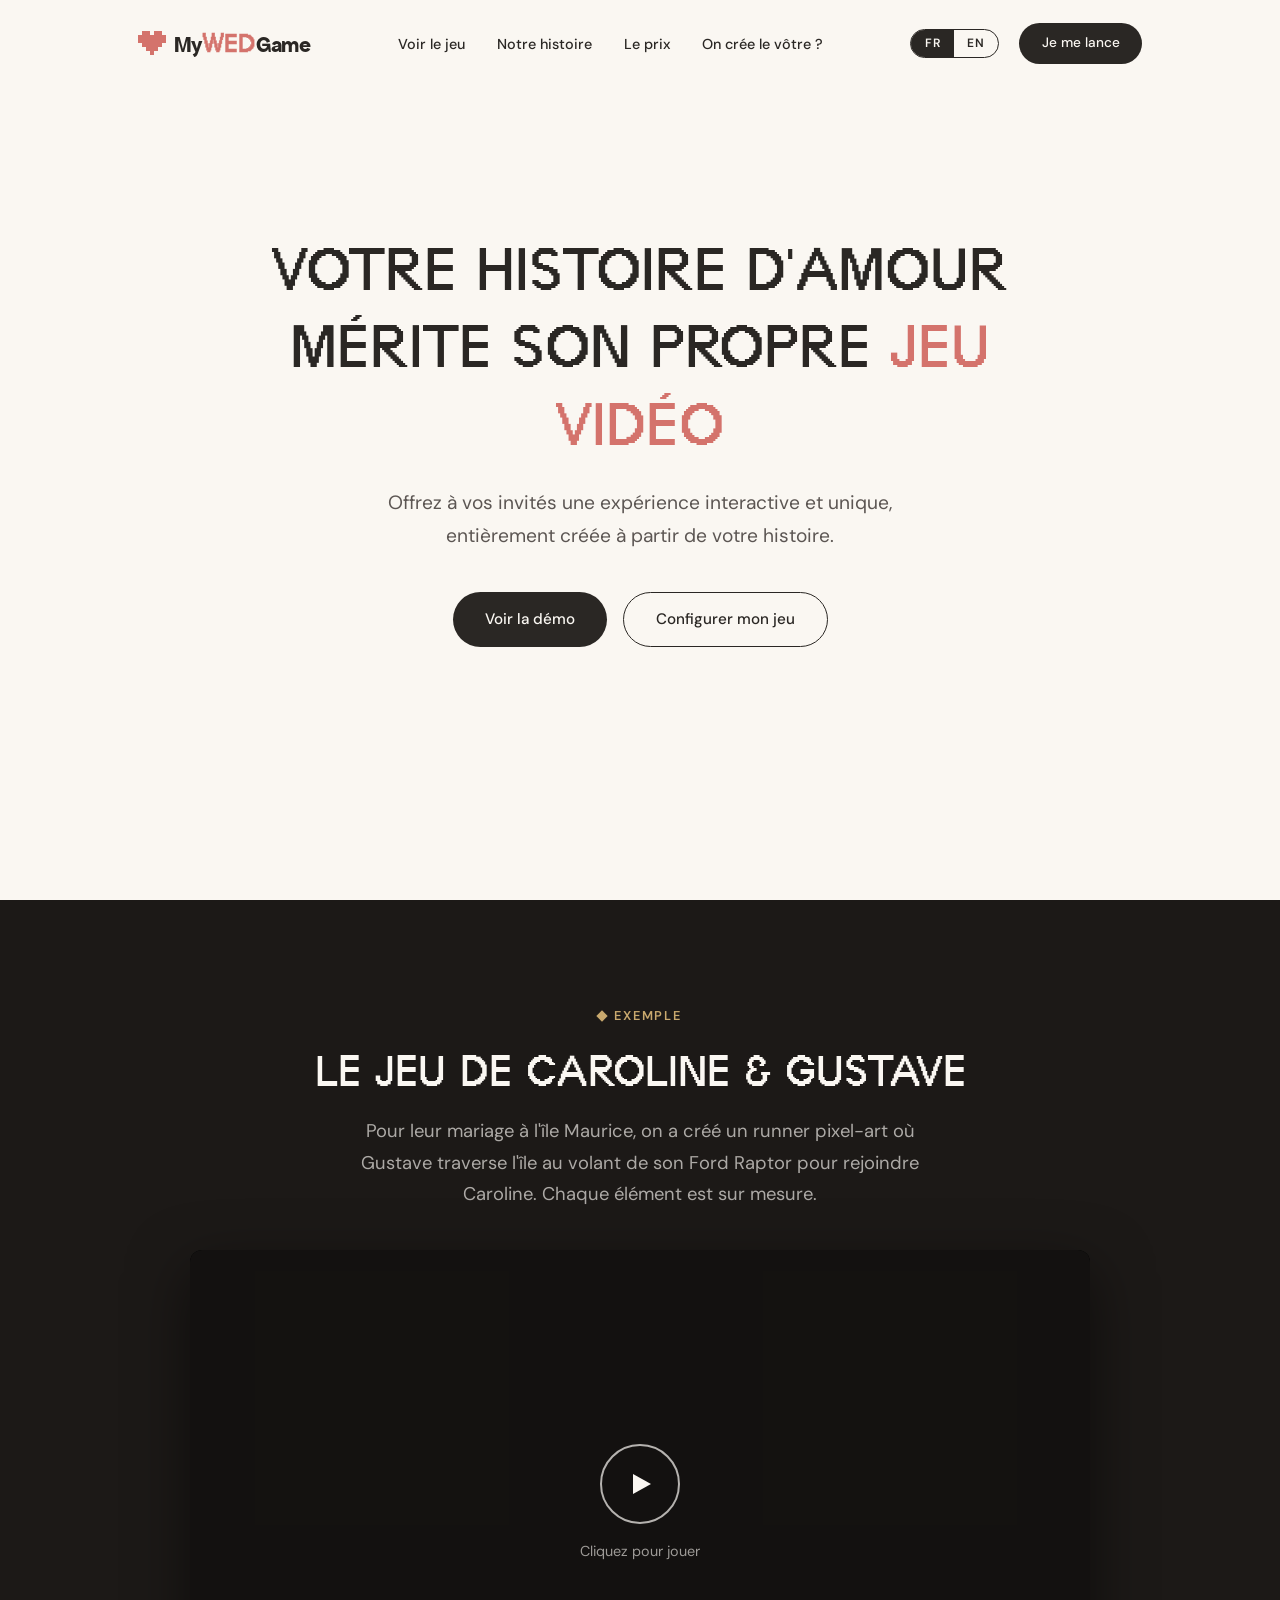
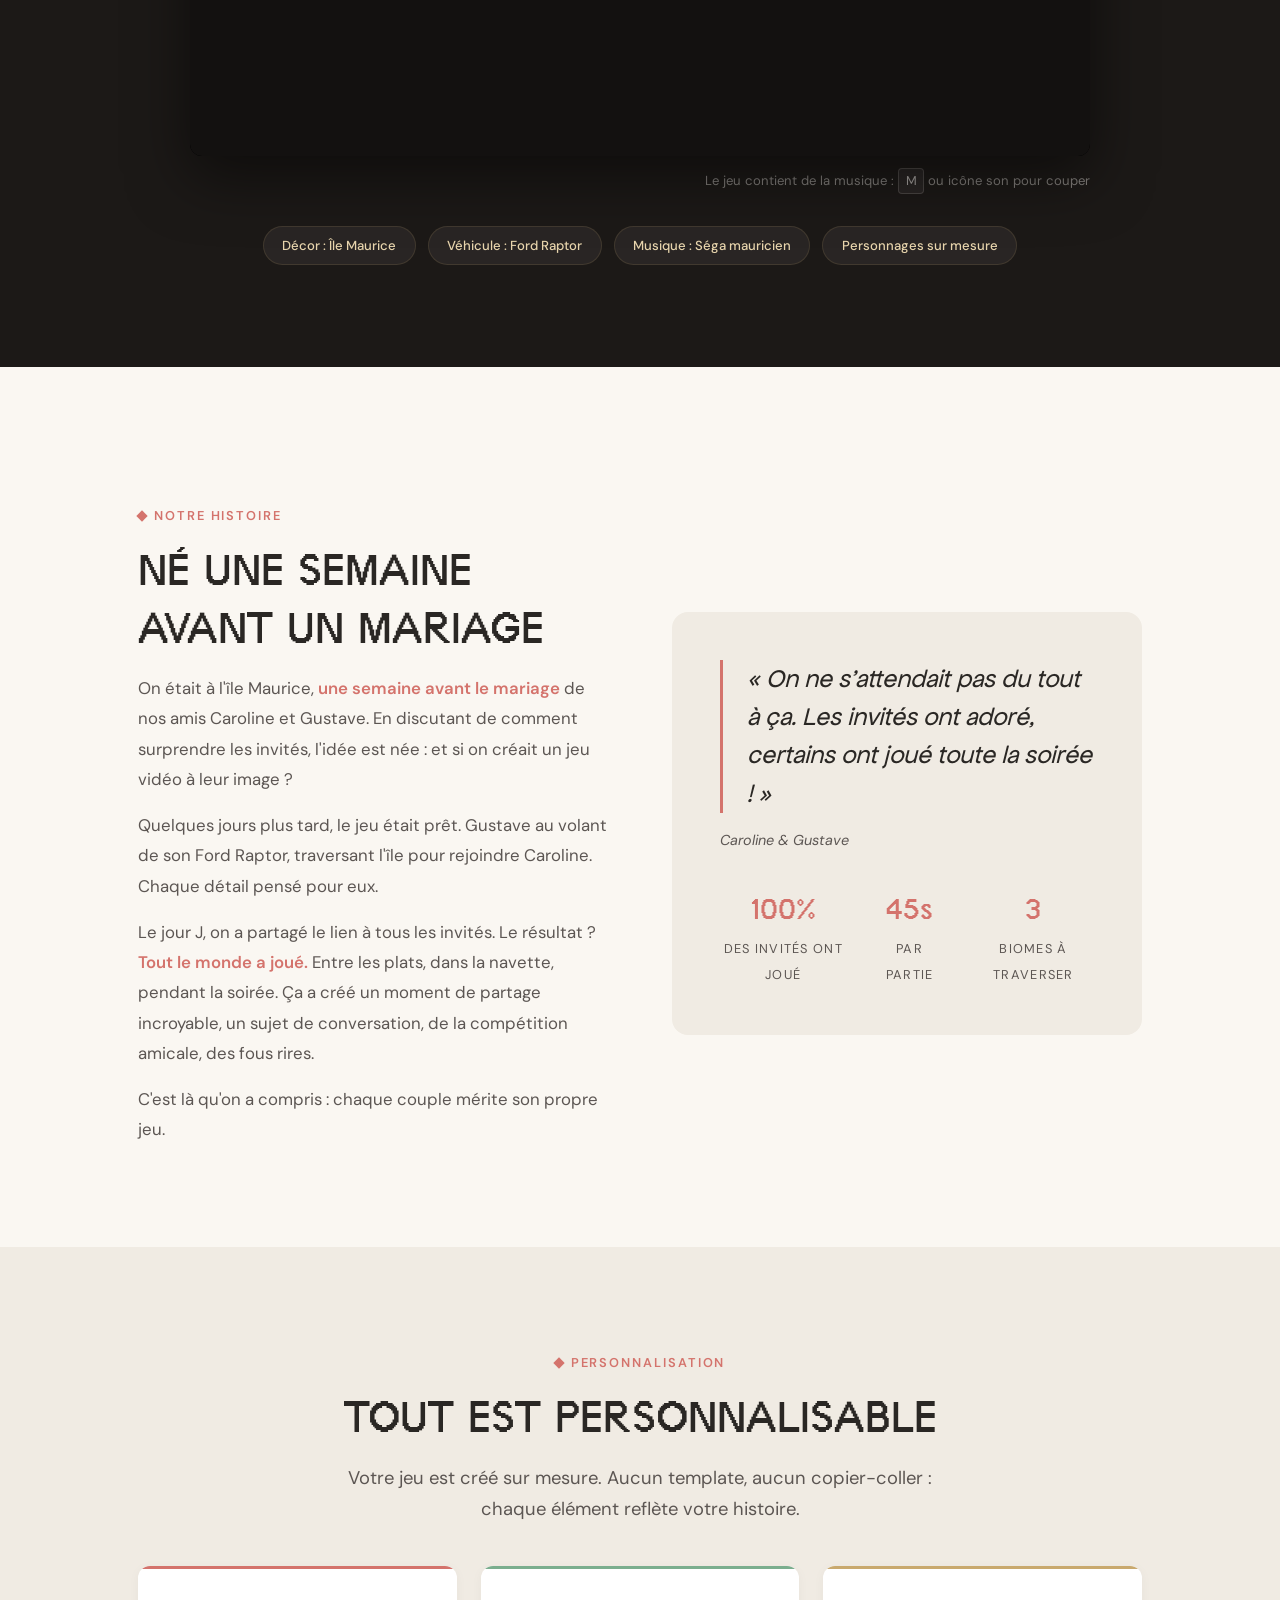
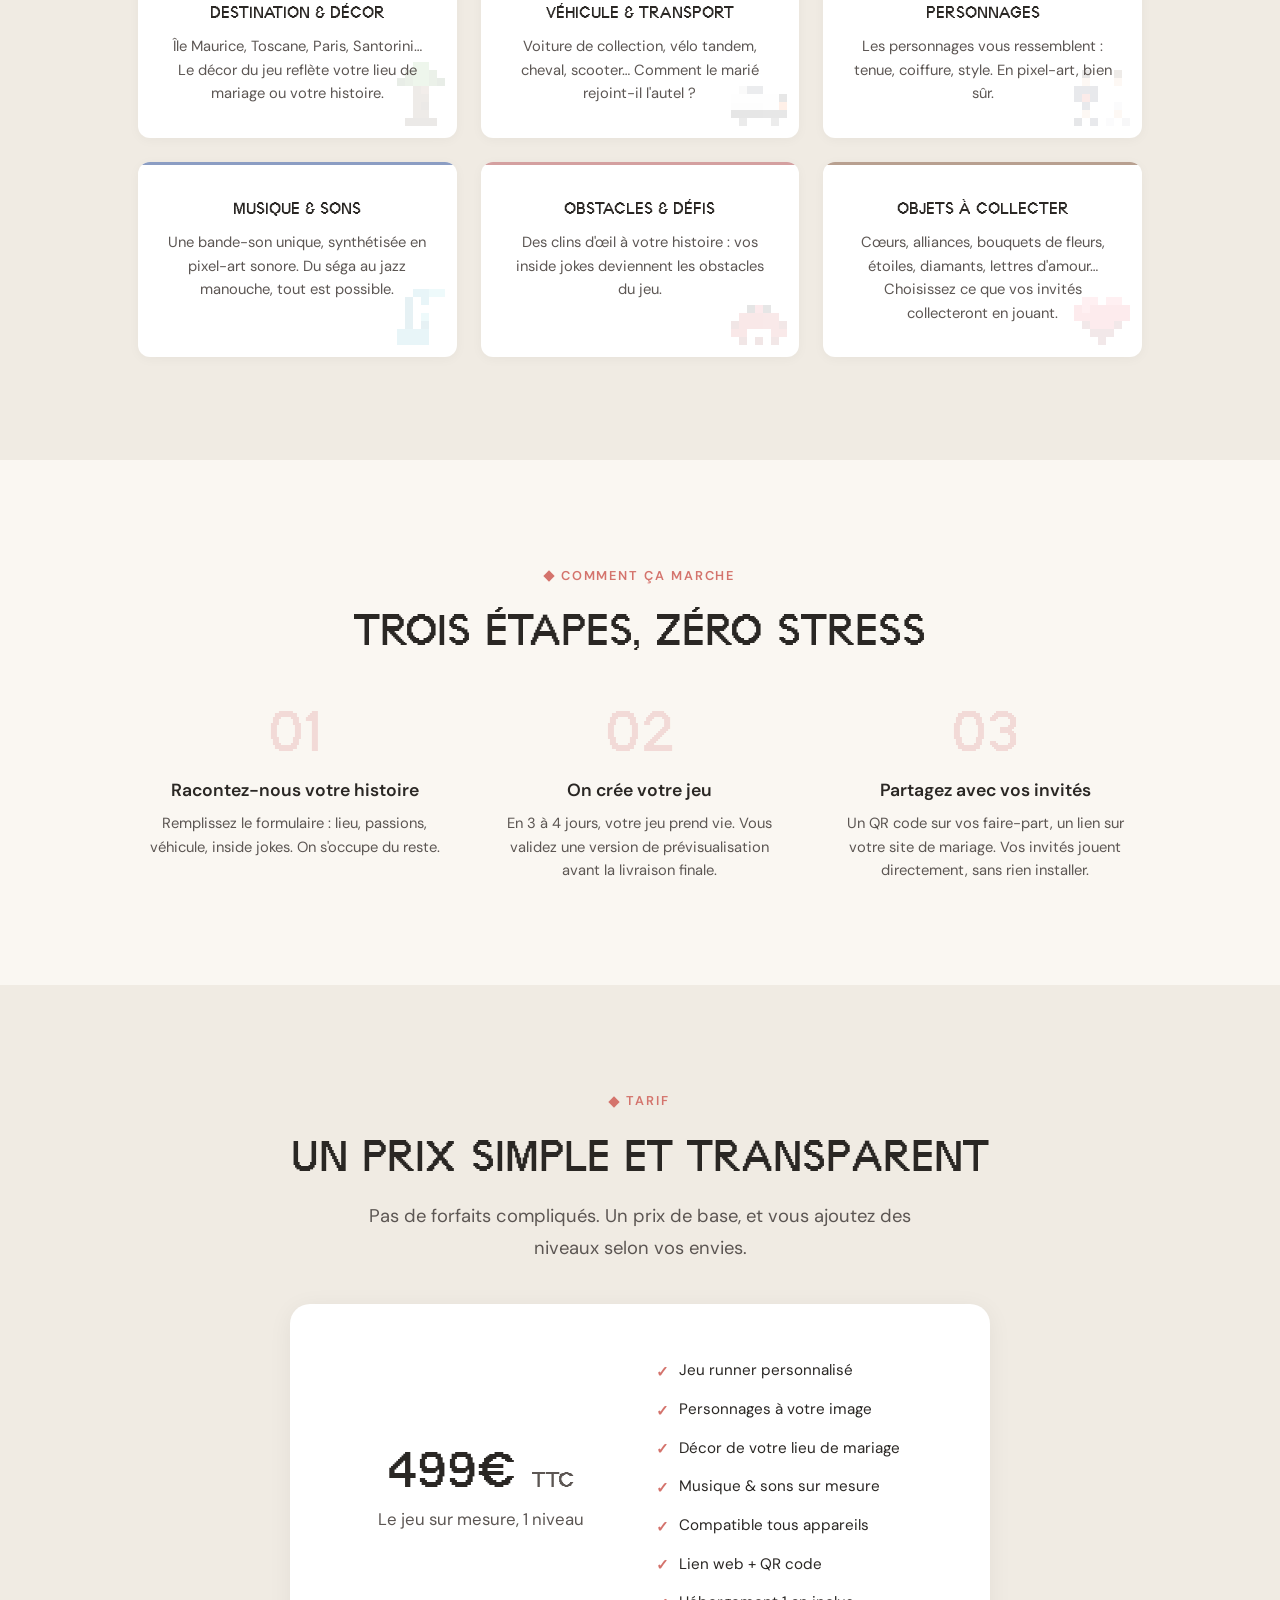
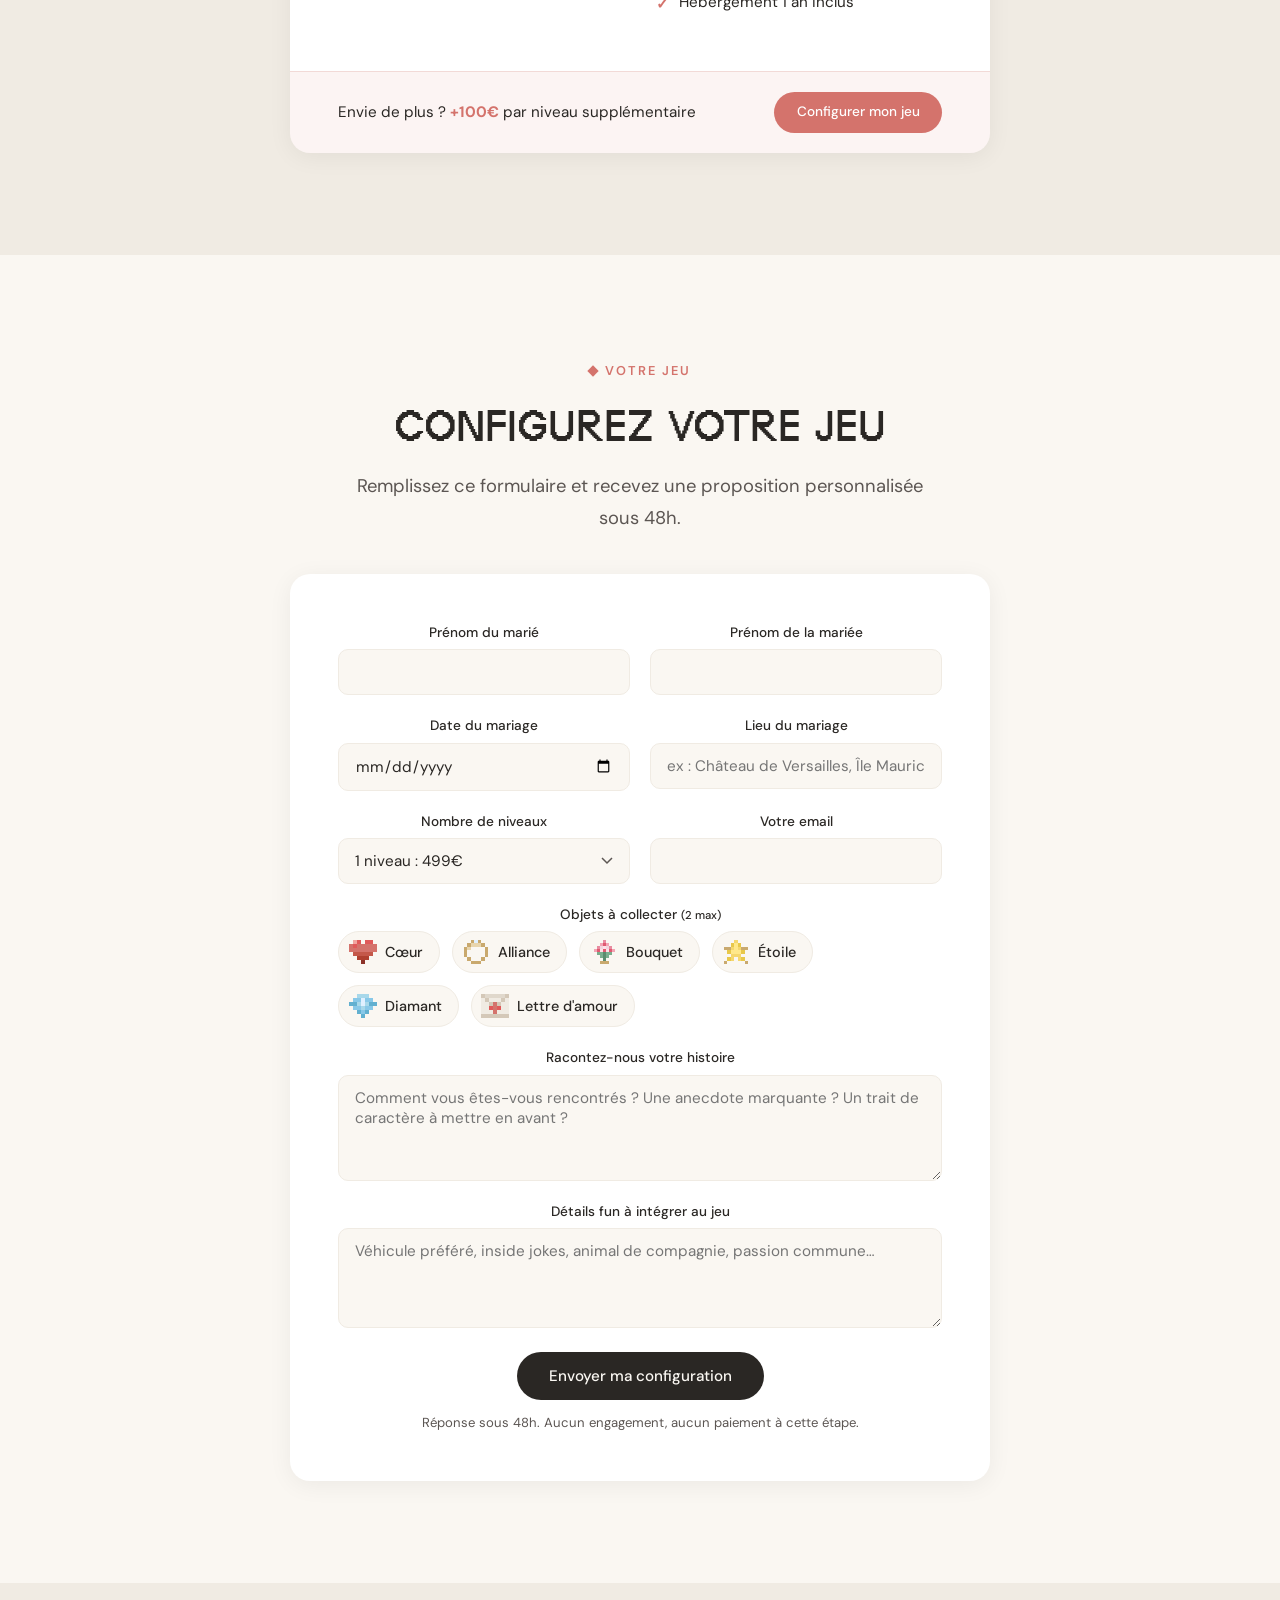
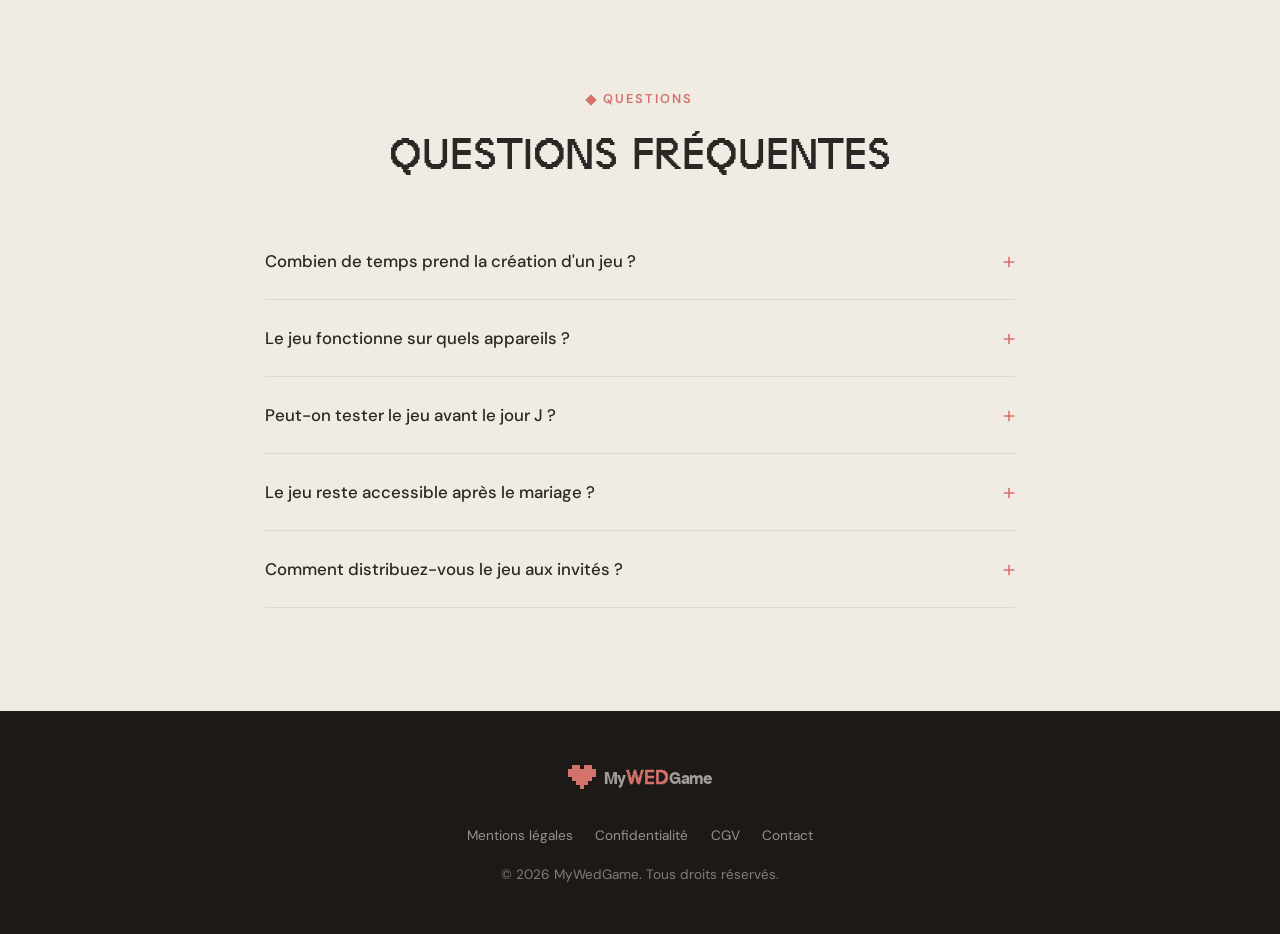
<file: index.html>
<!DOCTYPE html>
<html lang="fr">
<head>
  <meta charset="UTF-8">
  <meta name="viewport" content="width=device-width, initial-scale=1.0">
  <title>MyWedGame : jeu vidéo sur mesure pour votre mariage</title>
  <meta name="description" content="Offrez à vos invités un jeu vidéo unique, entièrement personnalisé à votre histoire d'amour. À partir de 499 €.">
  <meta property="og:title" content="MyWedGame : un jeu vidéo sur mesure pour votre mariage">
  <meta property="og:description" content="Un jeu vidéo unique et interactif, créé à partir de votre histoire d'amour. Jouable sur tous les appareils.">
  <meta name="google-site-verification" content="GrkQPrj8dz2cR0k_xP-ExTpiVB3vyQnD94Nx1XhUnGs">
  <meta property="og:type" content="website">
  <meta property="og:image" content="https://mywedgame.com/og-image.png">
  <meta property="og:image:width" content="200">
  <meta property="og:image:height" content="200">
  <meta property="og:url" content="https://mywedgame.com/">
  <meta property="og:locale" content="fr_FR">
  <meta property="og:locale:alternate" content="en_US">
  <meta name="twitter:card" content="summary">
  <meta name="twitter:title" content="MyWedGame : un jeu vidéo sur mesure pour votre mariage">
  <meta name="twitter:description" content="Un jeu vidéo unique et interactif, créé à partir de votre histoire d'amour. Jouable sur tous les appareils.">
  <meta name="twitter:image" content="https://mywedgame.com/og-image.png">
  <link rel="canonical" href="https://mywedgame.com/">
  <link rel="alternate" hreflang="fr" href="https://mywedgame.com/">
  <link rel="alternate" hreflang="en" href="https://mywedgame.com/en">
  <link rel="alternate" hreflang="x-default" href="https://mywedgame.com/">
  <link rel="icon" type="image/png" sizes="96x96" href="/favicon-96.png">
  <link rel="icon" type="image/png" sizes="32x32" href="/favicon-32.png">
  <link rel="icon" type="image/svg+xml" href="/favicon.svg">
  <link rel="apple-touch-icon" href="/apple-touch-icon.png">
  <link rel="preconnect" href="https://fonts.googleapis.com">
  <link rel="preconnect" href="https://fonts.gstatic.com" crossorigin>
  <link href="https://fonts.googleapis.com/css2?family=DM+Sans:ital,wght@0,400;0,500;0,700;1,400&display=swap" rel="stylesheet">
  <style>
    @font-face { font-family: 'Apfel Grotezk'; src: url('fonts/ApfelGrotezk-Regular.woff2') format('woff2'); font-weight: 400; font-style: normal; font-display: swap; }
    @font-face { font-family: 'Apfel Grotezk'; src: url('fonts/ApfelGrotezk-Fett.woff2') format('woff2'); font-weight: 700; font-style: normal; font-display: swap; }
    @font-face { font-family: 'Terminal Grotesque'; src: url('fonts/terminal-grotesque-webfont.woff2') format('woff2'); font-weight: 400; font-style: normal; font-display: swap; }

    :root {
      --cream: #FAF7F2;
      --cream-dark: #F0EBE3;
      --charcoal: #2A2724;
      --charcoal-light: #5C5653;
      --coral: #D4736C;
      --coral-hover: #BD5B54;
      --coral-light: #F2DAD7;
      --coral-soft: rgba(212,115,108,0.08);
      --gold: #C9A96E;
      --gold-light: #E8D5AD;
      --dark: #1C1917;
      --dark-card: #292524;
    }

    *, *::before, *::after { margin: 0; padding: 0; box-sizing: border-box; }
    html { scroll-behavior: smooth; scroll-padding-top: 80px; }
    body { font-family: 'DM Sans', sans-serif; color: var(--charcoal); background: var(--cream); line-height: 1.6; -webkit-font-smoothing: antialiased; }

    html:not([lang="en"]) .en { display: none !important; }
    html[lang="en"] .fr { display: none !important; }

    .rv { opacity: 0; transform: translateY(24px); transition: opacity 0.7s ease, transform 0.7s ease; }
    .rv.vis { opacity: 1; transform: none; }
    .rv-d1 { transition-delay: 0.1s; }
    .rv-d2 { transition-delay: 0.2s; }
    .rv-d3 { transition-delay: 0.3s; }
    .rv-d4 { transition-delay: 0.4s; }
    .rv-d5 { transition-delay: 0.5s; }

    .ctn { max-width: 1100px; margin: 0 auto; padding: 0 clamp(1.5rem, 5vw, 3rem); }
    section { padding: clamp(4rem, 8vw, 7rem) 0; }

    h2 { font-family: 'Terminal Grotesque', sans-serif; font-size: clamp(2rem, 4vw, 3rem); font-weight: 400; line-height: 1.2; margin-bottom: 1rem; text-transform: uppercase; }
    .section-tag { display: inline-flex; align-items: center; gap: 0.5rem; font-size: 0.8rem; font-weight: 600; letter-spacing: 0.15em; text-transform: uppercase; color: var(--coral); margin-bottom: 1rem; }
    .section-tag::before { content: ''; width: 8px; height: 8px; background: var(--coral); transform: rotate(45deg); }
    .section-sub { font-size: clamp(1rem, 1.5vw, 1.15rem); color: var(--charcoal-light); max-width: 600px; line-height: 1.7; }

    .btn { display: inline-flex; align-items: center; justify-content: center; gap: 0.5rem; padding: 0.875rem 2rem; border-radius: 100px; font-family: 'DM Sans', sans-serif; font-size: 0.95rem; font-weight: 500; text-decoration: none; transition: all 0.3s ease; cursor: pointer; border: none; }
    .btn-primary { background: var(--charcoal); color: var(--cream); }
    .btn-primary:hover { background: var(--coral); transform: translateY(-2px); box-shadow: 0 8px 24px rgba(212,115,108,0.3); }
    .btn-outline { background: transparent; color: var(--charcoal); border: 1.5px solid var(--charcoal); }
    .btn-outline:hover { background: var(--charcoal); color: var(--cream); transform: translateY(-2px); }
    .btn-coral { background: var(--coral); color: white; }
    .btn-coral:hover { background: var(--coral-hover); transform: translateY(-2px); box-shadow: 0 8px 24px rgba(212,115,108,0.3); }
    .btn-light { background: rgba(250,247,242,0.15); color: var(--cream); border: 1.5px solid rgba(250,247,242,0.3); }
    .btn-light:hover { background: var(--cream); color: var(--charcoal); transform: translateY(-2px); }
    .btn-sm { padding: 0.6rem 1.4rem; font-size: 0.85rem; }

    /* NAV */
    .nav { position: fixed; top: 0; left: 0; right: 0; z-index: 100; padding: 1.25rem 0; transition: padding 0.4s, background 0.4s, box-shadow 0.4s; }
    .nav.scrolled { background: rgba(250,247,242,0.92); backdrop-filter: blur(12px); -webkit-backdrop-filter: blur(12px); padding: 0.75rem 0; box-shadow: 0 1px 0 rgba(0,0,0,0.06); }
    .nav-inner { display: flex; align-items: center; justify-content: space-between; }
    .logo { text-decoration: none; font-family: 'Apfel Grotezk', sans-serif; font-size: 1.4rem; font-weight: 700; letter-spacing: -0.03em; display: inline-flex; align-items: center; gap: 0.5rem; color: var(--charcoal); }
    .logo-heart { width: 28px; height: 24px; flex-shrink: 0; animation: heartPulse 10s ease infinite; }
    @keyframes heartPulse {
      0%, 100% { fill: #D4736C; }
      20% { fill: #C9A96E; }
      40% { fill: #7BAE8E; }
      60% { fill: #8B9DC3; }
      80% { fill: #D4A0A0; }
    }
    .logo-text { display: inline-flex; align-items: baseline; }
    .logo-wed { font-family: 'Terminal Grotesque', sans-serif; font-weight: 400; color: var(--coral); text-transform: uppercase; font-size: 1.3em; letter-spacing: 0.01em; -webkit-text-stroke: 0.5px var(--coral); }
    .nav-links { display: flex; align-items: center; gap: 2rem; list-style: none; }
    .nav-links a { text-decoration: none; color: var(--charcoal); font-size: 0.9rem; font-weight: 500; position: relative; }
    .nav-links a::after { content: ''; position: absolute; bottom: -4px; left: 0; width: 0; height: 1.5px; background: var(--coral); transition: width 0.3s; }
    .nav-links a:hover::after { width: 100%; }
    .nav-right { display: flex; align-items: center; gap: 1.25rem; }
    .lang-toggle { display: flex; border: 1.5px solid var(--charcoal); border-radius: 100px; overflow: hidden; }
    .lang-btn { padding: 0.35rem 0.85rem; font-family: 'DM Sans', sans-serif; font-size: 0.75rem; font-weight: 600; letter-spacing: 0.05em; cursor: pointer; background: none; border: none; color: var(--charcoal); transition: all 0.3s; }
    .lang-btn.active { background: var(--charcoal); color: var(--cream); }
    .menu-toggle { display: none; flex-direction: column; gap: 5px; background: none; border: none; cursor: pointer; padding: 4px; }
    .menu-toggle span { display: block; width: 22px; height: 2px; background: var(--charcoal); border-radius: 2px; transition: all 0.3s; transform-origin: center; }
    .nav.open .menu-toggle span:nth-child(1) { transform: translateY(7px) rotate(45deg); }
    .nav.open .menu-toggle span:nth-child(2) { opacity: 0; }
    .nav.open .menu-toggle span:nth-child(3) { transform: translateY(-7px) rotate(-45deg); }

    /* HERO */
    .hero { min-height: 100vh; display: flex; align-items: center; justify-content: center; text-align: center; position: relative; overflow: hidden; padding-top: 80px; }
    .hero-content { position: relative; z-index: 2; }
    .hero h1 { font-family: 'Terminal Grotesque', sans-serif; font-size: clamp(2.5rem, 6vw, 4.2rem); font-weight: 400; line-height: 1.15; color: var(--charcoal); max-width: 780px; margin: 0 auto 1.5rem; text-transform: uppercase; }
    .hero h1 em { font-style: normal; color: var(--coral); }
    .hero-sub { font-size: clamp(1.05rem, 2vw, 1.2rem); color: var(--charcoal-light); max-width: 540px; margin: 0 auto 2.5rem; line-height: 1.7; }
    .hero-btns { display: flex; flex-wrap: wrap; justify-content: center; gap: 1rem; }
    .hero-price { margin-top: 1.5rem; font-size: 0.9rem; color: var(--charcoal-light); }
    .hero-price strong { color: var(--coral); font-weight: 600; }
    .hero-hearts { position: absolute; inset: 0; pointer-events: none; overflow: hidden; z-index: 1; }
    .fh { position: absolute; bottom: -20%; animation: floatH var(--d, 12s) var(--dl, 0s) linear infinite; pointer-events: none; opacity: 0; }
    @keyframes floatH {
      0% { transform: translateY(0) rotate(0deg); opacity: 0; }
      8% { opacity: var(--o, 0.15); }
      85% { opacity: var(--o, 0.15); }
      100% { transform: translateY(-120vh) rotate(var(--r, 15deg)); opacity: 0; }
    }

    /* DEMO */
    #demo { background: var(--dark); color: var(--cream); }
    #demo h2 { color: var(--cream); }
    #demo .section-tag { color: var(--gold); }
    #demo .section-tag::before { background: var(--gold); }
    #demo .section-sub { color: rgba(250,247,242,0.65); }
    .game-wrap { position: relative; width: 100%; max-width: 900px; margin: 2.5rem auto 0; border-radius: 12px; overflow: hidden; box-shadow: 0 20px 60px rgba(0,0,0,0.5); aspect-ratio: 16/9; background: #000; }
    .game-wrap iframe { width: 100%; height: 100%; border: none; display: block; }
    .game-overlay { position: absolute; inset: 0; background: rgba(28,25,23,0.7); display: flex; flex-direction: column; align-items: center; justify-content: center; cursor: pointer; z-index: 2; transition: opacity 0.5s; border-radius: 12px; }
    .game-overlay.hidden { opacity: 0; pointer-events: none; }
    .play-ring { width: 80px; height: 80px; border: 2.5px solid rgba(250,247,242,0.7); border-radius: 50%; display: flex; align-items: center; justify-content: center; margin-bottom: 1rem; transition: all 0.3s; }
    .game-overlay:hover .play-ring { background: var(--coral); border-color: var(--coral); transform: scale(1.1); }
    .play-ring::after { content: ''; border-style: solid; border-width: 10px 0 10px 18px; border-color: transparent transparent transparent var(--cream); margin-left: 4px; }
    .game-overlay span { font-size: 0.9rem; color: rgba(250,247,242,0.6); }
    .game-hint { text-align: right; max-width: 900px; margin: 0.75rem auto 0; font-size: 0.82rem; color: rgba(250,247,242,0.45); }
    .game-hint kbd { display: inline-block; background: var(--dark-card); border: 1px solid rgba(250,247,242,0.15); border-radius: 4px; padding: 0.1rem 0.4rem; font-family: 'DM Sans', sans-serif; font-size: 0.8rem; color: rgba(250,247,242,0.6); }
    .demo-tags { display: flex; flex-wrap: wrap; justify-content: center; gap: 0.75rem; margin-top: 2rem; }
    .demo-tag { background: var(--dark-card); color: var(--gold-light); padding: 0.5rem 1.15rem; border-radius: 100px; font-size: 0.82rem; font-weight: 500; border: 1px solid rgba(201,169,110,0.15); }

    /* STORY */
    #story { background: var(--cream); }
    .story-layout { display: grid; grid-template-columns: 1fr 1fr; gap: clamp(2rem, 5vw, 4rem); align-items: center; margin-top: 2rem; }
    .story-text { font-size: 1.05rem; line-height: 1.8; color: var(--charcoal-light); }
    .story-text p + p { margin-top: 1rem; }
    .story-text em { color: var(--coral); font-style: normal; font-weight: 600; }
    .story-visual { background: var(--cream-dark); border-radius: 16px; padding: clamp(2rem, 4vw, 3rem); position: relative; overflow: hidden; }
    .story-quote { font-family: 'Apfel Grotezk', sans-serif; font-size: clamp(1.25rem, 2.5vw, 1.6rem); font-style: italic; color: var(--charcoal); line-height: 1.5; position: relative; padding-left: 1.5rem; border-left: 3px solid var(--coral); }
    .story-stat { display: flex; gap: 2rem; margin-top: 2rem; }
    .story-stat div { text-align: center; }
    .story-stat .num { font-family: 'Terminal Grotesque', sans-serif; font-size: 2rem; font-weight: 400; color: var(--coral); display: block; }
    .story-stat .lbl { font-size: 0.8rem; color: var(--charcoal-light); text-transform: uppercase; letter-spacing: 0.1em; }

    /* CUSTOMIZE */
    #customize { background: var(--cream-dark); }
    .custom-grid { display: grid; grid-template-columns: repeat(3, 1fr); gap: 1.5rem; margin-top: 2.5rem; }
    .custom-card { background: white; padding: 2rem 1.75rem; border-radius: 12px; position: relative; overflow: hidden; transition: all 0.3s ease; box-shadow: 0 2px 12px rgba(0,0,0,0.04); }
    .custom-card:hover { transform: translateY(-4px); box-shadow: 0 12px 32px rgba(0,0,0,0.08); }
    .custom-card::before { content: ''; position: absolute; top: 0; left: 0; right: 0; height: 3px; background: var(--accent, var(--coral)); }
    .custom-card h3 { font-family: 'Terminal Grotesque', sans-serif; font-size: 1.15rem; font-weight: 400; margin-bottom: 0.5rem; text-transform: uppercase; }
    .custom-card p { font-size: 0.92rem; color: var(--charcoal-light); line-height: 1.6; position: relative; z-index: 1; }
    .card-pixel { position: absolute; bottom: 12px; right: 12px; opacity: 0.1; pointer-events: none; transition: opacity 0.3s; }
    .custom-card:hover .card-pixel { opacity: 0.25; }
    .c1 { --accent: #D4736C; } .c2 { --accent: #7BAE8E; } .c3 { --accent: #C9A96E; }
    .c4 { --accent: #8B9DC3; } .c5 { --accent: #D4A0A0; } .c6 { --accent: #B8A090; }

    /* PROCESS */
    #process { background: var(--cream); }
    .steps { display: grid; grid-template-columns: repeat(3, 1fr); gap: 2rem; margin-top: 2.5rem; }
    .step { text-align: center; }
    .step-num { font-family: 'Terminal Grotesque', sans-serif; font-size: clamp(3rem, 5vw, 4rem); font-weight: 400; color: var(--coral-light); line-height: 1; margin-bottom: 0.75rem; }
    .step h3 { font-size: 1.1rem; font-weight: 600; margin-bottom: 0.5rem; }
    .step p { font-size: 0.92rem; color: var(--charcoal-light); line-height: 1.6; max-width: 300px; margin: 0 auto; }

    /* PRICING */
    #pricing { background: var(--cream-dark); }
    .price-box { max-width: 700px; margin: 2.5rem auto 0; background: white; border-radius: 20px; overflow: hidden; box-shadow: 0 4px 24px rgba(0,0,0,0.06); }
    .price-main { padding: clamp(2rem, 5vw, 3rem); display: flex; align-items: center; gap: 2rem; flex-wrap: wrap; }
    .price-left { flex: 1; min-width: 240px; }
    .price-amount { font-family: 'Terminal Grotesque', sans-serif; font-size: clamp(2.5rem, 5vw, 3.5rem); font-weight: 400; color: var(--charcoal); line-height: 1; }
    .price-amount small { font-size: 0.45em; font-weight: 400; color: var(--charcoal-light); vertical-align: baseline; }
    .price-subtitle { font-size: 1.05rem; color: var(--charcoal-light); margin-top: 0.5rem; }
    .price-right { flex: 1; min-width: 240px; }
    .price-includes { list-style: none; }
    .price-includes li { padding: 0.4rem 0; font-size: 0.95rem; display: flex; align-items: flex-start; gap: 0.6rem; }
    .price-includes li::before { content: '\2713'; color: var(--coral); font-weight: 700; flex-shrink: 0; margin-top: 0.1rem; }
    .price-extra { background: var(--coral-soft); padding: 1.25rem clamp(2rem, 5vw, 3rem); display: flex; align-items: center; justify-content: space-between; flex-wrap: wrap; gap: 1rem; border-top: 1px solid var(--coral-light); }
    .price-extra-text { font-size: 0.95rem; }
    .price-extra-text strong { color: var(--coral); }
    .price-cta { text-align: center; padding: 0 clamp(2rem, 5vw, 3rem) clamp(2rem, 5vw, 3rem); }

    /* FORM */
    #configurator { background: var(--cream); }
    .form-box { max-width: 700px; margin: 2.5rem auto 0; background: white; border-radius: 20px; padding: clamp(2rem, 5vw, 3rem); box-shadow: 0 4px 24px rgba(0,0,0,0.06); }
    .form-grid { display: grid; grid-template-columns: 1fr 1fr; gap: 1.25rem; }
    .form-group { display: flex; flex-direction: column; gap: 0.35rem; }
    .form-group.full { grid-column: 1 / -1; }
    .form-group label { font-size: 0.85rem; font-weight: 500; color: var(--charcoal); }
    .form-group input, .form-group select, .form-group textarea {
      font-family: 'DM Sans', sans-serif; font-size: 0.95rem; padding: 0.75rem 1rem;
      border: 1.5px solid var(--cream-dark); border-radius: 10px; background: var(--cream);
      color: var(--charcoal); transition: border-color 0.3s, box-shadow 0.3s; outline: none;
    }
    .form-group input:focus, .form-group select:focus, .form-group textarea:focus {
      border-color: var(--coral); box-shadow: 0 0 0 3px rgba(212,115,108,0.1);
    }
    .form-group textarea { resize: vertical; min-height: 100px; }
    .form-group select { cursor: pointer; appearance: none; background-image: url("data:image/svg+xml,%3Csvg xmlns='http://www.w3.org/2000/svg' width='12' height='8'%3E%3Cpath d='M1 1l5 5 5-5' stroke='%235C5653' stroke-width='1.5' fill='none'/%3E%3C/svg%3E"); background-repeat: no-repeat; background-position: right 1rem center; padding-right: 2.5rem; }
    .collectible-picker { display: flex; flex-wrap: wrap; gap: 0.75rem; }
    .coll-tag { cursor: pointer; }
    .coll-tag input { display: none; }
    .coll-wrap { display: inline-flex; align-items: center; gap: 0.5rem; padding: 0.5rem 1rem 0.5rem 0.6rem; border-radius: 100px; border: 1.5px solid var(--cream-dark); background: var(--cream); font-size: 0.9rem; color: var(--charcoal); transition: all 0.25s; user-select: none; }
    .coll-tag input:checked + .coll-wrap { border-color: var(--coral); background: var(--coral-light); color: var(--charcoal); }
    .coll-tag:hover .coll-wrap { border-color: var(--coral); }
    .coll-icon { width: 28px; height: 24px; flex-shrink: 0; }
    .form-submit { text-align: center; margin-top: 1.5rem; }
    .form-note { font-size: 0.82rem; color: var(--charcoal-light); margin-top: 0.75rem; }

    /* FAQ */
    #faq { background: var(--cream-dark); }
    .faq-list { max-width: 750px; margin: 2.5rem auto 0; }
    .faq-item { border-bottom: 1px solid rgba(0,0,0,0.08); }
    .faq-q { width: 100%; text-align: left; background: none; border: none; padding: 1.25rem 0; font-family: 'DM Sans', sans-serif; font-size: 1.05rem; font-weight: 500; color: var(--charcoal); cursor: pointer; display: flex; justify-content: space-between; align-items: center; gap: 1rem; line-height: 1.5; }
    .faq-q::after { content: '+'; font-size: 1.5rem; font-weight: 300; color: var(--coral); transition: transform 0.3s; flex-shrink: 0; }
    .faq-item.open .faq-q::after { transform: rotate(45deg); }
    .faq-a { max-height: 0; overflow: hidden; transition: max-height 0.4s ease; }
    .faq-a p { padding-bottom: 1.25rem; font-size: 0.95rem; color: var(--charcoal-light); line-height: 1.7; }
    .faq-item.open .faq-a { max-height: 300px; }

    /* FOOTER */
    footer { background: var(--dark); color: rgba(250,247,242,0.45); padding: 3rem 0; text-align: center; font-size: 0.85rem; }
    footer .logo { justify-content: center; margin-bottom: 0.75rem; font-size: 1.1rem; }
    footer .logo-my, footer .logo-game { color: rgba(250,247,242,0.6); }
    footer .logo-wed { color: var(--coral); }
    footer .footer-links { display: flex; flex-wrap: wrap; gap: 0.4rem 1.4rem; justify-content: center; margin-top: 1.1rem; }
    footer .footer-links a { color: rgba(250,247,242,0.55); text-decoration: none; }
    footer .footer-links a:hover { color: var(--coral); }

    /* RESPONSIVE */
    @media (max-width: 768px) {
      .custom-grid, .steps { grid-template-columns: 1fr; }
      .form-grid { grid-template-columns: 1fr; }
      .story-layout { grid-template-columns: 1fr; }
      .nav-links { display: none; position: absolute; top: 100%; left: 0; right: 0; flex-direction: column; background: rgba(250,247,242,0.98); backdrop-filter: blur(12px); padding: 1.5rem clamp(1.5rem, 5vw, 3rem); box-shadow: 0 8px 24px rgba(0,0,0,0.1); gap: 0.5rem; }
      .nav.open .nav-links { display: flex; }
      .menu-toggle { display: flex; }
      .nav-cta-desktop { display: none !important; }
      .hero-btns { flex-direction: column; align-items: center; }
      .price-main { flex-direction: column; text-align: center; }
      .price-extra { flex-direction: column; text-align: center; }
    }
    @media (min-width: 769px) and (max-width: 1024px) {
      .custom-grid { grid-template-columns: repeat(2, 1fr); }
    }
  </style>
</head>
<body>

<svg style="display:none" aria-hidden="true">
  <symbol id="ph" viewBox="0 0 7 6">
    <rect x="1" y="0" width="2" height="1"/>
    <rect x="4" y="0" width="2" height="1"/>
    <rect x="0" y="1" width="7" height="2"/>
    <rect x="1" y="3" width="5" height="1"/>
    <rect x="2" y="4" width="3" height="1"/>
    <rect x="3" y="5" width="1" height="1"/>
  </symbol>
</svg>

<!-- NAV -->
<nav class="nav" id="nav">
  <div class="ctn nav-inner">
    <a href="#" class="logo"><svg class="logo-heart" viewBox="0 0 7 6" shape-rendering="crispEdges" fill="var(--coral)"><use href="#ph"/></svg><span class="logo-text"><span class="logo-my">My</span><span class="logo-wed">Wed</span><span class="logo-game">Game</span></span></a>
    <ul class="nav-links">
      <li><a href="#demo"><span class="fr">Voir le jeu</span><span class="en">See the game</span></a></li>
      <li><a href="#story"><span class="fr">Notre histoire</span><span class="en">Our story</span></a></li>
      <li><a href="#pricing"><span class="fr">Le prix</span><span class="en">Pricing</span></a></li>
      <li><a href="#configurator"><span class="fr">On crée le vôtre&nbsp;?</span><span class="en">Create yours</span></a></li>
    </ul>
    <div class="nav-right">
      <div class="lang-toggle">
        <button class="lang-btn active" data-lang="fr">FR</button>
        <button class="lang-btn" data-lang="en">EN</button>
      </div>
      <a href="#configurator" class="btn btn-primary btn-sm nav-cta-desktop"><span class="fr">Je me lance</span><span class="en">Let's go</span></a>
      <button class="menu-toggle" aria-label="Menu"><span></span><span></span><span></span></button>
    </div>
  </div>
</nav>

<!-- HERO -->
<section id="hero" class="hero">
  <div class="hero-hearts">
    <svg class="fh" style="left:5%;--d:14s;--dl:-2s;--o:0.15;--r:10deg;fill:var(--coral-light)" width="21" height="18" viewBox="0 0 7 6" shape-rendering="crispEdges"><use href="#ph"/></svg>
    <svg class="fh" style="left:15%;--d:11s;--dl:-8s;--o:0.1;--r:-12deg;fill:var(--coral-light)" width="14" height="12" viewBox="0 0 7 6" shape-rendering="crispEdges"><use href="#ph"/></svg>
    <svg class="fh" style="left:32%;--d:16s;--dl:-3s;--o:0.18;--r:20deg;fill:var(--coral)" width="24" height="21" viewBox="0 0 7 6" shape-rendering="crispEdges"><use href="#ph"/></svg>
    <svg class="fh" style="left:48%;--d:13s;--dl:-10s;--o:0.08;--r:-8deg;fill:var(--gold-light)" width="17" height="15" viewBox="0 0 7 6" shape-rendering="crispEdges"><use href="#ph"/></svg>
    <svg class="fh" style="left:62%;--d:15s;--dl:-5s;--o:0.14;--r:15deg;fill:var(--coral-light)" width="21" height="18" viewBox="0 0 7 6" shape-rendering="crispEdges"><use href="#ph"/></svg>
    <svg class="fh" style="left:78%;--d:12s;--dl:-1s;--o:0.12;--r:-18deg;fill:var(--coral)" width="18" height="15" viewBox="0 0 7 6" shape-rendering="crispEdges"><use href="#ph"/></svg>
    <svg class="fh" style="left:90%;--d:17s;--dl:-7s;--o:0.09;--r:12deg;fill:var(--gold)" width="12" height="10" viewBox="0 0 7 6" shape-rendering="crispEdges"><use href="#ph"/></svg>
    <svg class="fh" style="left:52%;--d:18s;--dl:-13s;--o:0.06;--r:-5deg;fill:var(--coral-light)" width="28" height="24" viewBox="0 0 7 6" shape-rendering="crispEdges"><use href="#ph"/></svg>
  </div>
  <div class="hero-content ctn">
    <h1 class="rv">
      <span class="fr">Votre histoire d'amour<br>mérite son propre <em>jeu vidéo</em></span>
      <span class="en">Your love story<br>deserves its own <em>video game</em></span>
    </h1>
    <p class="hero-sub rv rv-d1">
      <span class="fr">Offrez à vos invités une expérience interactive et unique, entièrement créée à partir de votre histoire.</span>
      <span class="en">Give your guests a unique interactive experience, entirely crafted from your love story.</span>
    </p>
    <div class="hero-btns rv rv-d2">
      <a href="#demo" class="btn btn-primary"><span class="fr">Voir la démo</span><span class="en">See the demo</span></a>
      <a href="#configurator" class="btn btn-outline"><span class="fr">Configurer mon jeu</span><span class="en">Configure my game</span></a>
    </div>
  </div>
</section>

<!-- DEMO -->
<section id="demo">
  <div class="ctn" style="text-align:center">
    <div class="section-tag rv"><span class="fr">Exemple</span><span class="en">Demo</span></div>
    <h2 class="rv rv-d1">
      <span class="fr">Le jeu de Caroline &amp; Gustave</span>
      <span class="en">Caroline &amp; Gustave's game</span>
    </h2>
    <p class="section-sub rv rv-d2" style="margin:0 auto 0">
      <span class="fr">Pour leur mariage à l'île Maurice, on a créé un runner pixel-art où Gustave traverse l'île au volant de son Ford Raptor pour rejoindre Caroline. Chaque élément est sur mesure.</span>
      <span class="en">For their wedding in Mauritius, we created a pixel-art runner where Gustave crosses the island in his Ford Raptor to reach Caroline. Every element is custom-made.</span>
    </p>
    <div class="game-wrap rv rv-d3">
      <div class="game-overlay" id="gameOverlay">
        <div class="play-ring"></div>
        <span><span class="fr">Cliquez pour jouer</span><span class="en">Click to play</span></span>
      </div>
      <iframe src="https://superkostia.github.io/gustave-caroline-mauritius-run/" loading="lazy" allow="autoplay" allowfullscreen title="Gustave &amp; Caroline: The Mauritius Run"></iframe>
    </div>
    <p class="game-hint rv rv-d4"><span class="fr">Le jeu contient de la musique : <kbd>M</kbd> ou icône son pour couper</span><span class="en">The game has music: <kbd>M</kbd> or sound icon to mute</span></p>
    <div class="demo-tags rv rv-d4">
      <span class="demo-tag"><span class="fr">Décor : Île Maurice</span><span class="en">Setting: Mauritius</span></span>
      <span class="demo-tag"><span class="fr">Véhicule : Ford Raptor</span><span class="en">Vehicle: Ford Raptor</span></span>
      <span class="demo-tag"><span class="fr">Musique : Séga mauricien</span><span class="en">Music: Mauritian Sega</span></span>
      <span class="demo-tag"><span class="fr">Personnages sur mesure</span><span class="en">Custom characters</span></span>
    </div>
  </div>
</section>

<!-- STORY -->
<section id="story">
  <div class="ctn">
    <div class="story-layout">
      <div>
        <div class="section-tag rv"><span class="fr">Notre histoire</span><span class="en">Our story</span></div>
        <h2 class="rv rv-d1">
          <span class="fr">Né une semaine avant un mariage</span>
          <span class="en">Born a week before a wedding</span>
        </h2>
        <div class="story-text rv rv-d2">
          <span class="fr">
            <p>On était à l'île Maurice, <em>une semaine avant le mariage</em> de nos amis Caroline et Gustave. En discutant de comment surprendre les invités, l'idée est née : et si on créait un jeu vidéo à leur image ?</p>
            <p>Quelques jours plus tard, le jeu était prêt. Gustave au volant de son Ford Raptor, traversant l'île pour rejoindre Caroline. Chaque détail pensé pour eux.</p>
            <p>Le jour J, on a partagé le lien à tous les invités. Le résultat ? <em>Tout le monde a joué.</em> Entre les plats, dans la navette, pendant la soirée. Ça a créé un moment de partage incroyable, un sujet de conversation, de la compétition amicale, des fous rires.</p>
            <p>C'est là qu'on a compris : chaque couple mérite son propre jeu.</p>
          </span>
          <span class="en">
            <p>We were in Mauritius, <em>a week before</em> our friends Caroline and Gustave's wedding. While chatting about how to surprise the guests, the idea was born: what if we created a video game in their image?</p>
            <p>A few days later, the game was ready. Gustave behind the wheel of his Ford Raptor, crossing the island to reach Caroline. Every detail designed for them.</p>
            <p>On the big day, we shared the link with every guest. The result? <em>Everyone played.</em> Between courses, in the shuttle, during the party. It created an incredible shared moment: conversation starters, friendly competition, laughter.</p>
            <p>That's when we realized: every couple deserves their own game.</p>
          </span>
        </div>
      </div>
      <div class="story-visual rv rv-d3">
        <div class="story-quote">
          <span class="fr">&laquo; On ne s'attendait pas du tout à ça. Les invités ont adoré, certains ont joué toute la soirée ! &raquo;</span>
          <span class="en">"We didn't expect this at all. The guests loved it, some played all evening long!"</span>
        </div>
        <p style="margin-top:1rem;font-size:0.9rem;color:var(--charcoal-light);font-style:italic">Caroline &amp; Gustave</p>
        <div class="story-stat">
          <div><span class="num">100%</span><span class="lbl"><span class="fr">des invités ont joué</span><span class="en">of guests played</span></span></div>
          <div><span class="num">45s</span><span class="lbl"><span class="fr">par partie</span><span class="en">per round</span></span></div>
          <div><span class="num">3</span><span class="lbl"><span class="fr">biomes à traverser</span><span class="en">biomes to cross</span></span></div>
        </div>
      </div>
    </div>
  </div>
</section>

<!-- CUSTOMIZATION -->
<section id="customize">
  <div class="ctn" style="text-align:center">
    <div class="section-tag rv"><span class="fr">Personnalisation</span><span class="en">Customization</span></div>
    <h2 class="rv rv-d1">
      <span class="fr">Tout est personnalisable</span>
      <span class="en">Everything is customizable</span>
    </h2>
    <p class="section-sub rv rv-d2" style="margin:0 auto">
      <span class="fr">Votre jeu est créé sur mesure. Aucun template, aucun copier-coller : chaque élément reflète votre histoire.</span>
      <span class="en">Your game is custom-built. No templates, no copy-paste: every element reflects your story.</span>
    </p>
    <div class="custom-grid">
      <div class="custom-card c1 rv">
        <h3><span class="fr">Destination &amp; Décor</span><span class="en">Destination &amp; Setting</span></h3>
        <p><span class="fr">Île Maurice, Toscane, Paris, Santorini… Le décor du jeu reflète votre lieu de mariage ou votre histoire.</span><span class="en">Mauritius, Tuscany, Paris, Santorini… The game setting reflects your wedding venue or your story.</span></p>
        <svg class="card-pixel" width="48" height="64" viewBox="0 0 6 8" shape-rendering="crispEdges"><rect fill="#5BA844" x="2" y="0" width="2" height="1"/><rect fill="#3A7A2F" x="1" y="1" width="1" height="1"/><rect fill="#5BA844" x="2" y="1" width="2" height="1"/><rect fill="#3A7A2F" x="4" y="1" width="1" height="1"/><rect fill="#235318" x="0" y="2" width="1" height="1"/><rect fill="#3A7A2F" x="1" y="2" width="1" height="1"/><rect fill="#5BA844" x="2" y="2" width="2" height="1"/><rect fill="#3A7A2F" x="4" y="2" width="1" height="1"/><rect fill="#235318" x="5" y="2" width="1" height="1"/><rect fill="#5C3A1E" x="2" y="3" width="2" height="1"/><rect fill="#7E5230" x="3" y="3" width="1" height="1"/><rect fill="#5C3A1E" x="2" y="4" width="2" height="1"/><rect fill="#3E2715" x="3" y="5" width="1" height="1"/><rect fill="#5C3A1E" x="2" y="5" width="1" height="1"/><rect fill="#5C3A1E" x="2" y="6" width="2" height="1"/><rect fill="#3E2715" x="1" y="7" width="4" height="1"/></svg>
      </div>
      <div class="custom-card c2 rv rv-d1">
        <h3><span class="fr">Véhicule &amp; Transport</span><span class="en">Vehicle &amp; Transport</span></h3>
        <p><span class="fr">Voiture de collection, vélo tandem, cheval, scooter… Comment le marié rejoint-il l'autel ?</span><span class="en">Classic car, tandem bike, horse, scooter… How does the groom reach the altar?</span></p>
        <svg class="card-pixel" width="56" height="40" viewBox="0 0 7 5" shape-rendering="crispEdges"><rect fill="#CFCFCD" x="1" y="0" width="3" height="1"/><rect fill="#3A4A5C" x="2" y="0" width="2" height="1"/><rect fill="#F0F0EE" x="0" y="1" width="6" height="1"/><rect fill="#1A1A1A" x="6" y="1" width="1" height="1"/><rect fill="#F0F0EE" x="0" y="2" width="6" height="1"/><rect fill="#1A1A1A" x="6" y="2" width="1" height="1"/><rect fill="#FF6B1F" x="6" y="2" width="1" height="1"/><rect fill="#1A1A1A" x="0" y="3" width="7" height="1"/><rect fill="#0E0E0E" x="1" y="4" width="1" height="1"/><rect fill="#0E0E0E" x="5" y="4" width="1" height="1"/><rect fill="#4A4A4A" x="1" y="4" width="1" height="1"/><rect fill="#4A4A4A" x="5" y="4" width="1" height="1"/></svg>
      </div>
      <div class="custom-card c3 rv rv-d2">
        <h3><span class="fr">Personnages</span><span class="en">Characters</span></h3>
        <p><span class="fr">Les personnages vous ressemblent : tenue, coiffure, style. En pixel-art, bien sûr.</span><span class="en">The characters look like you: outfit, hairstyle, style. In pixel art, of course.</span></p>
        <svg class="card-pixel" width="56" height="56" viewBox="0 0 7 7" shape-rendering="crispEdges"><rect fill="#2A1F18" x="1" y="0" width="1" height="1"/><rect fill="#5C3A20" x="5" y="0" width="1" height="1"/><rect fill="#E5B894" x="1" y="1" width="1" height="1"/><rect fill="#EAB994" x="5" y="1" width="1" height="1"/><rect fill="#1E2A4A" x="0" y="2" width="3" height="1"/><rect fill="#FCFCFC" x="4" y="2" width="3" height="1"/><rect fill="#1E2A4A" x="0" y="3" width="3" height="1"/><rect fill="#FCFCFC" x="4" y="3" width="3" height="1"/><rect fill="#D63A2F" x="1" y="3" width="1" height="1"/><rect fill="#1E2A4A" x="1" y="4" width="1" height="1"/><rect fill="#D8D8E0" x="5" y="4" width="1" height="1"/><rect fill="#E5B894" x="1" y="5" width="1" height="1"/><rect fill="#EAB994" x="5" y="5" width="1" height="1"/><rect fill="#0F1828" x="0" y="6" width="1" height="1"/><rect fill="#1E2A4A" x="2" y="6" width="1" height="1"/><rect fill="#D8D8E0" x="4" y="6" width="1" height="1"/><rect fill="#B0B0BA" x="6" y="6" width="1" height="1"/></svg>
      </div>
      <div class="custom-card c4 rv rv-d3">
        <h3><span class="fr">Musique &amp; Sons</span><span class="en">Music &amp; Sounds</span></h3>
        <p><span class="fr">Une bande-son unique, synthétisée en pixel-art sonore. Du séga au jazz manouche, tout est possible.</span><span class="en">A unique soundtrack, synthesized in sonic pixel art. From sega to gypsy jazz, anything goes.</span></p>
        <svg class="card-pixel" width="48" height="56" viewBox="0 0 6 7" shape-rendering="crispEdges"><rect fill="#1FA0BC" x="2" y="0" width="2" height="1"/><rect fill="#5DC8DA" x="4" y="0" width="2" height="1"/><rect fill="#0E7A95" x="1" y="1" width="1" height="1"/><rect fill="#1FA0BC" x="3" y="1" width="1" height="1"/><rect fill="#0E7A95" x="1" y="2" width="1" height="1"/><rect fill="#0E7A95" x="1" y="3" width="1" height="1"/><rect fill="#0E7A95" x="1" y="4" width="1" height="1"/><rect fill="#1FA0BC" x="0" y="5" width="2" height="2"/><rect fill="#5DC8DA" x="3" y="3" width="1" height="1"/><rect fill="#0E7A95" x="3" y="4" width="1" height="1"/><rect fill="#1FA0BC" x="2" y="5" width="2" height="2"/></svg>
      </div>
      <div class="custom-card c5 rv rv-d4">
        <h3><span class="fr">Obstacles &amp; Défis</span><span class="en">Obstacles &amp; Challenges</span></h3>
        <p><span class="fr">Des clins d'œil à votre histoire : vos inside jokes deviennent les obstacles du jeu.</span><span class="en">Nods to your story: your inside jokes become the game's obstacles.</span></p>
        <svg class="card-pixel" width="56" height="40" viewBox="0 0 7 5" shape-rendering="crispEdges"><rect fill="#C7282E" x="2" y="0" width="3" height="1"/><rect fill="#E5394F" x="3" y="0" width="1" height="1"/><rect fill="#C7282E" x="1" y="1" width="5" height="1"/><rect fill="#7E1518" x="0" y="2" width="1" height="1"/><rect fill="#C7282E" x="1" y="2" width="5" height="1"/><rect fill="#7E1518" x="6" y="2" width="1" height="1"/><rect fill="#0E0E0E" x="2" y="0" width="1" height="1"/><rect fill="#0E0E0E" x="4" y="0" width="1" height="1"/><rect fill="#C7282E" x="0" y="3" width="2" height="1"/><rect fill="#C7282E" x="5" y="3" width="2" height="1"/><rect fill="#7E1518" x="1" y="4" width="1" height="1"/><rect fill="#7E1518" x="3" y="4" width="1" height="1"/><rect fill="#7E1518" x="5" y="4" width="1" height="1"/></svg>
      </div>
      <div class="custom-card c6 rv rv-d5">
        <h3><span class="fr">Objets à collecter</span><span class="en">Collectibles</span></h3>
        <p><span class="fr">Cœurs, alliances, bouquets de fleurs, étoiles, diamants, lettres d'amour… Choisissez ce que vos invités collecteront en jouant.</span><span class="en">Hearts, rings, flower bouquets, stars, diamonds, love letters… Choose what your guests will collect as they play.</span></p>
        <svg class="card-pixel" width="56" height="48" viewBox="0 0 7 6" shape-rendering="crispEdges"><rect fill="#FF6F84" x="1" y="0" width="2" height="1"/><rect fill="#FF6F84" x="4" y="0" width="2" height="1"/><rect fill="#E5394F" x="0" y="1" width="7" height="1"/><rect fill="#FF6F84" x="1" y="1" width="1" height="1"/><rect fill="#E5394F" x="0" y="2" width="7" height="1"/><rect fill="#7E1F2A" x="1" y="3" width="5" height="1"/><rect fill="#E5394F" x="2" y="3" width="3" height="1"/><rect fill="#7E1F2A" x="2" y="4" width="3" height="1"/><rect fill="#7E1F2A" x="3" y="5" width="1" height="1"/></svg>
      </div>
    </div>
  </div>
</section>

<!-- PROCESS -->
<section id="process">
  <div class="ctn" style="text-align:center">
    <div class="section-tag rv"><span class="fr">Comment ça marche</span><span class="en">How it works</span></div>
    <h2 class="rv rv-d1">
      <span class="fr">Trois étapes, zéro stress</span>
      <span class="en">Three steps, zero stress</span>
    </h2>
    <div class="steps">
      <div class="step rv">
        <div class="step-num">01</div>
        <h3><span class="fr">Racontez-nous votre histoire</span><span class="en">Tell us your story</span></h3>
        <p><span class="fr">Remplissez le formulaire : lieu, passions, véhicule, inside jokes. On s'occupe du reste.</span><span class="en">Fill out the form: venue, passions, vehicle, inside jokes. We'll handle the rest.</span></p>
      </div>
      <div class="step rv rv-d1">
        <div class="step-num">02</div>
        <h3><span class="fr">On crée votre jeu</span><span class="en">We create your game</span></h3>
        <p><span class="fr">En 3 à 4 jours, votre jeu prend vie. Vous validez une version de prévisualisation avant la livraison finale.</span><span class="en">In 3 to 4 days, your game comes to life. You approve a preview version before final delivery.</span></p>
      </div>
      <div class="step rv rv-d2">
        <div class="step-num">03</div>
        <h3><span class="fr">Partagez avec vos invités</span><span class="en">Share with your guests</span></h3>
        <p><span class="fr">Un QR code sur vos faire-part, un lien sur votre site de mariage. Vos invités jouent directement, sans rien installer.</span><span class="en">A QR code on your invitations, a link on your wedding website. Guests play directly, no download needed.</span></p>
      </div>
    </div>
  </div>
</section>

<!-- PRICING -->
<section id="pricing">
  <div class="ctn" style="text-align:center">
    <div class="section-tag rv"><span class="fr">Tarif</span><span class="en">Pricing</span></div>
    <h2 class="rv rv-d1">
      <span class="fr">Un prix simple et transparent</span>
      <span class="en">Simple, transparent pricing</span>
    </h2>
    <p class="section-sub rv rv-d2" style="margin:0 auto">
      <span class="fr">Pas de forfaits compliqués. Un prix de base, et vous ajoutez des niveaux selon vos envies.</span>
      <span class="en">No complicated plans. One base price, and you add levels as you like.</span>
    </p>
    <div class="price-box rv rv-d3">
      <div class="price-main">
        <div class="price-left">
          <div class="price-amount">499&euro; <small>TTC</small></div>
          <p class="price-subtitle"><span class="fr">Le jeu sur mesure, 1 niveau</span><span class="en">Custom game, 1 level</span></p>
        </div>
        <div class="price-right">
          <ul class="price-includes">
            <li><span class="fr">Jeu runner personnalisé</span><span class="en">Custom runner game</span></li>
            <li><span class="fr">Personnages à votre image</span><span class="en">Characters in your likeness</span></li>
            <li><span class="fr">Décor de votre lieu de mariage</span><span class="en">Your wedding venue as backdrop</span></li>
            <li><span class="fr">Musique &amp; sons sur mesure</span><span class="en">Custom music &amp; sounds</span></li>
            <li><span class="fr">Compatible tous appareils</span><span class="en">Works on all devices</span></li>
            <li><span class="fr">Lien web + QR code</span><span class="en">Web link + QR code</span></li>
            <li><span class="fr">Hébergement 1 an inclus</span><span class="en">1 year hosting included</span></li>
          </ul>
        </div>
      </div>
      <div class="price-extra">
        <span class="price-extra-text"><span class="fr">Envie de plus ? <strong>+100&euro;</strong> par niveau supplémentaire</span><span class="en">Want more? <strong>+&euro;100</strong> per additional level</span></span>
        <a href="#configurator" class="btn btn-coral btn-sm"><span class="fr">Configurer mon jeu</span><span class="en">Configure my game</span></a>
      </div>
    </div>
  </div>
</section>

<!-- CONFIGURATOR FORM -->
<section id="configurator">
  <div class="ctn" style="text-align:center">
    <div class="section-tag rv"><span class="fr">Votre jeu</span><span class="en">Your game</span></div>
    <h2 class="rv rv-d1">
      <span class="fr">Configurez votre jeu</span>
      <span class="en">Configure your game</span>
    </h2>
    <p class="section-sub rv rv-d2" style="margin:0 auto">
      <span class="fr">Remplissez ce formulaire et recevez une proposition personnalisée sous 48h.</span>
      <span class="en">Fill out this form and receive a personalized proposal within 48 hours.</span>
    </p>
    <form class="form-box rv rv-d3" id="configForm">
      <div class="form-grid">
        <div class="form-group">
          <label><span class="fr">Prénom du marié</span><span class="en">Groom's first name</span></label>
          <input type="text" name="groom" required>
        </div>
        <div class="form-group">
          <label><span class="fr">Prénom de la mariée</span><span class="en">Bride's first name</span></label>
          <input type="text" name="bride" required>
        </div>
        <div class="form-group">
          <label><span class="fr">Date du mariage</span><span class="en">Wedding date</span></label>
          <input type="date" name="date" required>
        </div>
        <div class="form-group">
          <label><span class="fr">Lieu du mariage</span><span class="en">Wedding venue / location</span></label>
          <input type="text" name="location" required>
        </div>
        <div class="form-group">
          <label><span class="fr">Nombre de niveaux</span><span class="en">Number of levels</span></label>
          <select name="levels" id="levelSelect">
            <option value="1">1 niveau : 499&euro;</option>
            <option value="2">2 niveaux : 599&euro;</option>
            <option value="3">3 niveaux : 699&euro;</option>
            <option value="4">4 niveaux : 799&euro;</option>
          </select>
        </div>
        <div class="form-group">
          <label><span class="fr">Votre email</span><span class="en">Your email</span></label>
          <input type="email" name="email" required>
        </div>
        <div class="form-group full">
          <label><span class="fr">Objets à collecter <small>(2 max)</small></span><span class="en">Collectibles <small>(2 max)</small></span></label>
          <div class="collectible-picker" id="collectiblePicker">
            <label class="coll-tag">
              <input type="checkbox" name="collectibles" value="coeur">
              <span class="coll-wrap"><svg class="coll-icon" viewBox="0 0 7 6" shape-rendering="crispEdges"><rect fill="#E05A5A" x="1" y="0" width="2" height="1"/><rect fill="#E05A5A" x="4" y="0" width="2" height="1"/><rect fill="#F2A5A0" x="1" y="0" width="1" height="1"/><rect fill="#D4736C" x="0" y="1" width="7" height="1"/><rect fill="#E05A5A" x="1" y="1" width="1" height="1"/><rect fill="#D4736C" x="0" y="2" width="7" height="1"/><rect fill="#C4584A" x="1" y="3" width="5" height="1"/><rect fill="#B04030" x="2" y="4" width="3" height="1"/><rect fill="#8C3228" x="3" y="5" width="1" height="1"/></svg><span class="fr">Cœur</span><span class="en">Heart</span></span>
            </label>
            <label class="coll-tag">
              <input type="checkbox" name="collectibles" value="alliance">
              <span class="coll-wrap"><svg class="coll-icon" viewBox="0 0 7 7" shape-rendering="crispEdges"><rect fill="#C9A96E" x="2" y="0" width="3" height="1"/><rect fill="#E0F0FF" x="3" y="0" width="1" height="1"/><rect fill="#C9A96E" x="1" y="1" width="1" height="1"/><rect fill="#E8D5AD" x="2" y="1" width="3" height="1"/><rect fill="#C9A96E" x="5" y="1" width="1" height="1"/><rect fill="#C9A96E" x="0" y="2" width="1" height="3"/><rect fill="#C9A96E" x="6" y="2" width="1" height="3"/><rect fill="#E8D5AD" x="1" y="2" width="1" height="1"/><rect fill="#C9A96E" x="1" y="5" width="1" height="1"/><rect fill="#C9A96E" x="5" y="5" width="1" height="1"/><rect fill="#C9A96E" x="2" y="6" width="3" height="1"/></svg><span class="fr">Alliance</span><span class="en">Ring</span></span>
            </label>
            <label class="coll-tag">
              <input type="checkbox" name="collectibles" value="bouquet">
              <span class="coll-wrap"><svg class="coll-icon" viewBox="0 0 7 8" shape-rendering="crispEdges"><rect fill="#E88BA0" x="3" y="0" width="1" height="1"/><rect fill="#F2A5B5" x="2" y="1" width="1" height="1"/><rect fill="#E05A70" x="3" y="1" width="1" height="1"/><rect fill="#F2A5B5" x="4" y="1" width="1" height="1"/><rect fill="#E88BA0" x="1" y="2" width="1" height="1"/><rect fill="#F2D5DD" x="2" y="2" width="1" height="1"/><rect fill="#FFE0E8" x="3" y="2" width="1" height="1"/><rect fill="#F2D5DD" x="4" y="2" width="1" height="1"/><rect fill="#E88BA0" x="5" y="2" width="1" height="1"/><rect fill="#F2A5B5" x="0" y="3" width="1" height="1"/><rect fill="#E05A70" x="1" y="3" width="1" height="1"/><rect fill="#FFE0E8" x="2" y="3" width="1" height="1"/><rect fill="#E05A70" x="3" y="3" width="1" height="1"/><rect fill="#FFE0E8" x="4" y="3" width="1" height="1"/><rect fill="#E05A70" x="5" y="3" width="1" height="1"/><rect fill="#F2A5B5" x="6" y="3" width="1" height="1"/><rect fill="#7BAE8E" x="1" y="4" width="2" height="1"/><rect fill="#5C8C6E" x="3" y="4" width="1" height="1"/><rect fill="#7BAE8E" x="4" y="4" width="2" height="1"/><rect fill="#7BAE8E" x="2" y="5" width="1" height="1"/><rect fill="#5C8C6E" x="3" y="5" width="1" height="1"/><rect fill="#7BAE8E" x="4" y="5" width="1" height="1"/><rect fill="#5C8C6E" x="3" y="6" width="1" height="1"/><rect fill="#C9A96E" x="2" y="7" width="3" height="1"/></svg><span class="fr">Bouquet</span><span class="en">Bouquet</span></span>
            </label>
            <label class="coll-tag">
              <input type="checkbox" name="collectibles" value="etoile">
              <span class="coll-wrap"><svg class="coll-icon" viewBox="0 0 7 7" shape-rendering="crispEdges"><rect fill="#F5D76E" x="3" y="0" width="1" height="1"/><rect fill="#E8C84A" x="2" y="1" width="1" height="1"/><rect fill="#FFE88A" x="3" y="1" width="1" height="1"/><rect fill="#E8C84A" x="4" y="1" width="1" height="1"/><rect fill="#C9A96E" x="0" y="2" width="2" height="1"/><rect fill="#F5D76E" x="2" y="2" width="1" height="1"/><rect fill="#FFE88A" x="3" y="2" width="1" height="1"/><rect fill="#F5D76E" x="4" y="2" width="1" height="1"/><rect fill="#C9A96E" x="5" y="2" width="2" height="1"/><rect fill="#E8C84A" x="1" y="3" width="1" height="1"/><rect fill="#FFE88A" x="2" y="3" width="3" height="1"/><rect fill="#E8C84A" x="5" y="3" width="1" height="1"/><rect fill="#F5D76E" x="2" y="4" width="3" height="1"/><rect fill="#E8C84A" x="1" y="5" width="1" height="1"/><rect fill="#F5D76E" x="2" y="5" width="1" height="1"/><rect fill="#F5D76E" x="4" y="5" width="1" height="1"/><rect fill="#E8C84A" x="5" y="5" width="1" height="1"/><rect fill="#C9A96E" x="0" y="6" width="1" height="1"/><rect fill="#C9A96E" x="6" y="6" width="1" height="1"/></svg><span class="fr">Étoile</span><span class="en">Star</span></span>
            </label>
            <label class="coll-tag">
              <input type="checkbox" name="collectibles" value="diamant">
              <span class="coll-wrap"><svg class="coll-icon" viewBox="0 0 7 6" shape-rendering="crispEdges"><rect fill="#A8D8EA" x="2" y="0" width="3" height="1"/><rect fill="#88C8E8" x="1" y="1" width="1" height="1"/><rect fill="#E0F0FF" x="3" y="1" width="1" height="1"/><rect fill="#88C8E8" x="2" y="1" width="1" height="1"/><rect fill="#88C8E8" x="4" y="1" width="1" height="1"/><rect fill="#88C8E8" x="5" y="1" width="1" height="1"/><rect fill="#62B0D0" x="0" y="2" width="7" height="1"/><rect fill="#A8D8EA" x="2" y="2" width="1" height="1"/><rect fill="#E0F0FF" x="3" y="2" width="1" height="1"/><rect fill="#A8D8EA" x="4" y="2" width="1" height="1"/><rect fill="#88C8E8" x="1" y="3" width="5" height="1"/><rect fill="#A8D8EA" x="3" y="3" width="1" height="1"/><rect fill="#62B0D0" x="2" y="4" width="3" height="1"/><rect fill="#88C8E8" x="3" y="4" width="1" height="1"/><rect fill="#62B0D0" x="3" y="5" width="1" height="1"/></svg><span class="fr">Diamant</span><span class="en">Diamond</span></span>
            </label>
            <label class="coll-tag">
              <input type="checkbox" name="collectibles" value="lettre">
              <span class="coll-wrap"><svg class="coll-icon" viewBox="0 0 7 6" shape-rendering="crispEdges"><rect fill="#F0EBE3" x="0" y="0" width="7" height="6"/><rect fill="#D4C8B8" x="0" y="0" width="1" height="1"/><rect fill="#E0D8CC" x="1" y="0" width="5" height="1"/><rect fill="#D4C8B8" x="6" y="0" width="1" height="1"/><rect fill="#D4C8B8" x="1" y="1" width="1" height="1"/><rect fill="#D4C8B8" x="5" y="1" width="1" height="1"/><rect fill="#D4C8B8" x="2" y="2" width="1" height="1"/><rect fill="#D4C8B8" x="4" y="2" width="1" height="1"/><rect fill="#D4736C" x="3" y="2" width="1" height="1"/><rect fill="#E05A5A" x="2" y="3" width="1" height="1"/><rect fill="#D4736C" x="3" y="3" width="1" height="1"/><rect fill="#E05A5A" x="4" y="3" width="1" height="1"/><rect fill="#D4736C" x="3" y="4" width="1" height="1"/><rect fill="#D4C8B8" x="0" y="5" width="7" height="1"/></svg><span class="fr">Lettre d'amour</span><span class="en">Love letter</span></span>
            </label>
          </div>
        </div>
        <div class="form-group full">
          <label><span class="fr">Racontez-nous votre histoire</span><span class="en">Tell us your story</span></label>
          <textarea name="story" rows="4"></textarea>
        </div>
        <div class="form-group full">
          <label><span class="fr">Détails fun à intégrer au jeu</span><span class="en">Fun details to include in the game</span></label>
          <textarea name="details" rows="3"></textarea>
        </div>
      </div>
      <div class="form-submit">
        <button type="submit" class="btn btn-primary"><span class="fr">Envoyer ma configuration</span><span class="en">Send my configuration</span></button>
        <p class="form-note"><span class="fr">Réponse sous 48h. Aucun engagement, aucun paiement à cette étape.</span><span class="en">Response within 48h. No commitment, no payment at this stage.</span></p>
      </div>
    </form>
  </div>
</section>

<!-- FAQ -->
<section id="faq">
  <div class="ctn" style="text-align:center">
    <div class="section-tag rv"><span class="fr">Questions</span><span class="en">FAQ</span></div>
    <h2 class="rv rv-d1">
      <span class="fr">Questions fréquentes</span>
      <span class="en">Frequently asked questions</span>
    </h2>
    <div class="faq-list" style="text-align:left">
      <div class="faq-item rv">
        <button class="faq-q"><span class="fr">Combien de temps prend la création d'un jeu ?</span><span class="en">How long does it take to create a game?</span></button>
        <div class="faq-a"><p><span class="fr">3 à 4 jours en moyenne. On recommande de nous contacter au moins 2 semaines avant le mariage pour être serein.</span><span class="en">3 to 4 days on average. We recommend reaching out at least 2 weeks before the wedding for peace of mind.</span></p></div>
      </div>
      <div class="faq-item rv rv-d1">
        <button class="faq-q"><span class="fr">Le jeu fonctionne sur quels appareils ?</span><span class="en">What devices does the game work on?</span></button>
        <div class="faq-a"><p><span class="fr">Sur tous les navigateurs modernes : smartphone, tablette, ordinateur. Aucune application à installer, vos invités cliquent sur un lien ou scannent un QR code et c'est parti.</span><span class="en">On all modern browsers: smartphone, tablet, computer. No app to install, your guests click a link or scan a QR code and they're playing.</span></p></div>
      </div>
      <div class="faq-item rv rv-d2">
        <button class="faq-q"><span class="fr">Peut-on tester le jeu avant le jour J ?</span><span class="en">Can we test the game before the big day?</span></button>
        <div class="faq-a"><p><span class="fr">Bien sûr ! Vous recevez une version de prévisualisation pour valider les personnalisations. On fait les ajustements ensemble avant la livraison finale.</span><span class="en">Of course! You'll receive a preview version to validate all customizations. We make adjustments together before the final delivery.</span></p></div>
      </div>
      <div class="faq-item rv rv-d3">
        <button class="faq-q"><span class="fr">Le jeu reste accessible après le mariage ?</span><span class="en">Does the game stay online after the wedding?</span></button>
        <div class="faq-a"><p><span class="fr">Oui, votre jeu est hébergé gratuitement pendant 1 an. C'est un souvenir que vos invités peuvent rejouer quand ils veulent.</span><span class="en">Yes, your game is hosted for free for 1 year. It's a memory your guests can replay whenever they want.</span></p></div>
      </div>
      <div class="faq-item rv rv-d4">
        <button class="faq-q"><span class="fr">Comment distribuez-vous le jeu aux invités ?</span><span class="en">How do you distribute the game to guests?</span></button>
        <div class="faq-a"><p><span class="fr">On vous fournit un lien web et un QR code haute résolution. Vous pouvez les intégrer à vos faire-part, votre site de mariage, ou les afficher le jour J. Pas d'appli à télécharger.</span><span class="en">We provide you with a web link and a high-res QR code. You can add them to your invitations, your wedding website, or display them on the day. No app to download.</span></p></div>
      </div>
    </div>
  </div>
</section>

<!-- FOOTER -->
<footer>
  <div class="ctn">
    <a href="#" class="logo"><svg class="logo-heart" viewBox="0 0 7 6" shape-rendering="crispEdges" fill="var(--coral)"><use href="#ph"/></svg><span class="logo-text"><span class="logo-my">My</span><span class="logo-wed">Wed</span><span class="logo-game">Game</span></span></a>
    <nav class="footer-links">
      <a data-fr="/mentions-legales" data-en="/mentions-legales?lang=en" href="/mentions-legales"><span class="fr">Mentions légales</span><span class="en">Legal notice</span></a>
      <a data-fr="/confidentialite" data-en="/confidentialite?lang=en" href="/confidentialite"><span class="fr">Confidentialité</span><span class="en">Privacy</span></a>
      <a data-fr="/cgv" data-en="/cgv?lang=en" href="/cgv"><span class="fr">CGV</span><span class="en">Terms</span></a>
      <a data-fr="/contact" data-en="/contact?lang=en" href="/contact"><span class="fr">Contact</span><span class="en">Contact</span></a>
    </nav>
    <p style="margin-top:1.1rem">&copy; 2026 MyWedGame. <span class="fr">Tous droits réservés.</span><span class="en">All rights reserved.</span></p>
  </div>
</footer>

<script>
(function() {
  // La langue est fixée par l'URL : / = FR, /en = EN (attribut lang du <html>).
  // Le sélecteur FR/EN navigue entre les deux URLs (pas de bascule en place),
  // pour que chaque langue ait une URL stable et indexable.
  var cur = document.documentElement.lang === 'en' ? 'en' : 'fr';
  var urls = { fr: '/', en: '/en' };

  // Liens du footer (légal) : pointer vers la bonne langue selon la page.
  document.querySelectorAll('a[data-fr][data-en]').forEach(function(a) {
    a.setAttribute('href', a.dataset[cur]);
  });

  document.querySelectorAll('.lang-btn').forEach(function(btn) {
    var l = btn.dataset.lang;
    btn.classList.toggle('active', l === cur);
    btn.addEventListener('click', function() {
      if (l !== cur) window.location.href = urls[l];
    });
  });

  var nav = document.getElementById('nav');
  window.addEventListener('scroll', function() {
    nav.classList.toggle('scrolled', window.scrollY > 40);
  }, { passive: true });

  document.querySelector('.menu-toggle').addEventListener('click', function() {
    nav.classList.toggle('open');
  });

  document.querySelectorAll('a[href^="#"]').forEach(function(a) {
    a.addEventListener('click', function(e) {
      var target = document.querySelector(a.getAttribute('href'));
      if (target) {
        e.preventDefault();
        target.scrollIntoView({ behavior: 'smooth' });
        nav.classList.remove('open');
      }
    });
  });

  var obs = new IntersectionObserver(function(entries) {
    entries.forEach(function(e) { if (e.isIntersecting) { e.target.classList.add('vis'); obs.unobserve(e.target); } });
  }, { threshold: 0.15, rootMargin: '0px 0px -40px 0px' });
  document.querySelectorAll('.rv').forEach(function(el) { obs.observe(el); });

  document.getElementById('gameOverlay').addEventListener('click', function() {
    this.classList.add('hidden');
  });

  document.querySelectorAll('.faq-q').forEach(function(btn) {
    btn.addEventListener('click', function() {
      var item = btn.closest('.faq-item');
      var wasOpen = item.classList.contains('open');
      document.querySelectorAll('.faq-item.open').forEach(function(i) { i.classList.remove('open'); });
      if (!wasOpen) item.classList.add('open');
    });
  });

  var form = document.getElementById('configForm');
  var picker = document.getElementById('collectiblePicker');
  var maxColl = 2;
  picker.addEventListener('change', function(e) {
    var checked = picker.querySelectorAll('input:checked');
    if (checked.length > maxColl) { e.target.checked = false; }
  });

  var submitBtn = form.querySelector('button[type="submit"]');
  form.addEventListener('submit', function(e) {
    e.preventDefault();
    var d = new FormData(form);
    var lang = document.documentElement.lang;
    submitBtn.disabled = true;
    submitBtn.innerHTML = lang === 'fr' ? 'Envoi en cours…' : 'Sending…';
    fetch('/api/contact', {
      method: 'POST',
      headers: { 'Content-Type': 'application/json' },
      body: JSON.stringify({
        groom: d.get('groom'),
        bride: d.get('bride'),
        date: d.get('date'),
        location: d.get('location'),
        levels: d.get('levels'),
        collectibles: d.getAll('collectibles'),
        email: d.get('email'),
        story: d.get('story'),
        details: d.get('details')
      })
    }).then(function(r) {
      if (r.ok) {
        form.innerHTML = '<div style="text-align:center;padding:3rem 0"><h3 style="font-family:Terminal Grotesque,sans-serif;font-size:1.5rem;text-transform:uppercase;margin-bottom:1rem">' + (lang === 'fr' ? 'Demande envoyée !' : 'Request sent!') + '</h3><p style="color:var(--charcoal-light)">' + (lang === 'fr' ? 'On revient vers vous sous 48h.' : 'We\'ll get back to you within 48h.') + '</p></div>';
      } else { throw new Error(); }
    }).catch(function() {
      submitBtn.disabled = false;
      submitBtn.innerHTML = '<span class="fr">Envoyer ma configuration</span><span class="en">Send my configuration</span>';
      alert(lang === 'fr' ? 'Erreur d\'envoi. Réessayez ou écrivez à hello@mywedgame.com' : 'Send error. Please retry or email hello@mywedgame.com');
    });
  });

  var placeholders = {
    fr: {
      location: 'ex : Château de Versailles, Île Maurice…',
      story: 'Comment vous êtes-vous rencontrés ? Une anecdote marquante ? Un trait de caractère à mettre en avant ?',
      details: 'Véhicule préféré, inside jokes, animal de compagnie, passion commune…'
    },
    en: {
      location: 'e.g. Castle in Tuscany, Mauritius…',
      story: 'How did you meet? A memorable anecdote? A character trait to highlight?',
      details: 'Favorite vehicle, inside jokes, pet, shared passion…'
    }
  };
  function updatePlaceholders() {
    var l = document.documentElement.lang === 'en' ? 'en' : 'fr';
    form.querySelector('[name="location"]').placeholder = placeholders[l].location;
    form.querySelector('[name="story"]').placeholder = placeholders[l].story;
    form.querySelector('[name="details"]').placeholder = placeholders[l].details;
  }
  updatePlaceholders();
  new MutationObserver(updatePlaceholders).observe(document.documentElement, { attributes: true, attributeFilter: ['lang'] });

  var favColors = ['%23D4736C','%23C9A96E','%237BAE8E','%238B9DC3','%23D4A0A0'];
  var favIdx = 0;
  setInterval(function() {
    favIdx = (favIdx + 1) % favColors.length;
    var c = favColors[favIdx];
    var svg = "<svg xmlns='http://www.w3.org/2000/svg' viewBox='0 0 20 20' shape-rendering='crispEdges'><rect x='0' y='0' width='20' height='20' rx='4' fill='%23FAF7F2'/><g fill='" + c + "'><rect x='5' y='4' width='4' height='2'/><rect x='11' y='4' width='4' height='2'/><rect x='3' y='6' width='14' height='4'/><rect x='5' y='10' width='10' height='2'/><rect x='7' y='12' width='6' height='2'/><rect x='9' y='14' width='2' height='2'/></g></svg>";
    var animIcon = document.querySelector('link[rel="icon"][type="image/svg+xml"]');
    if (animIcon) animIcon.href = 'data:image/svg+xml,' + svg;
  }, 2000);
})();
</script>
</body>
</html>
</file>
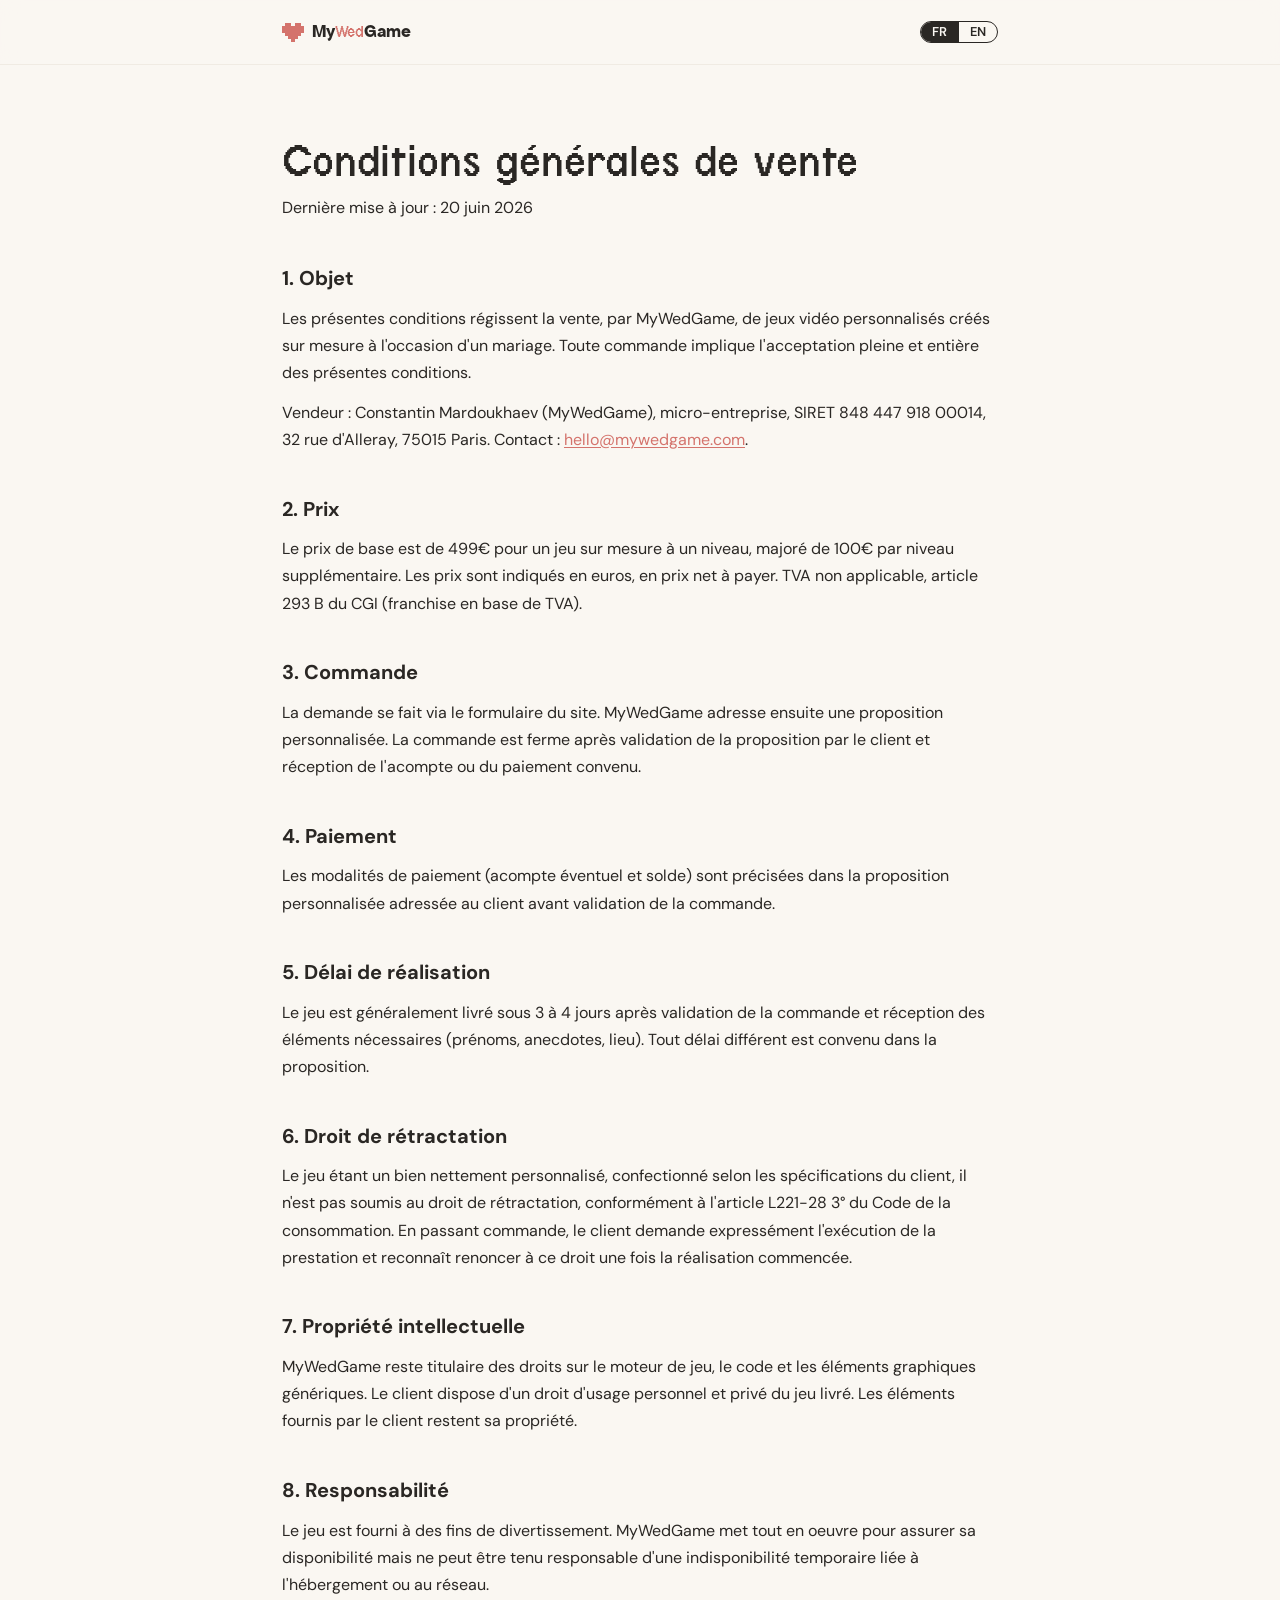
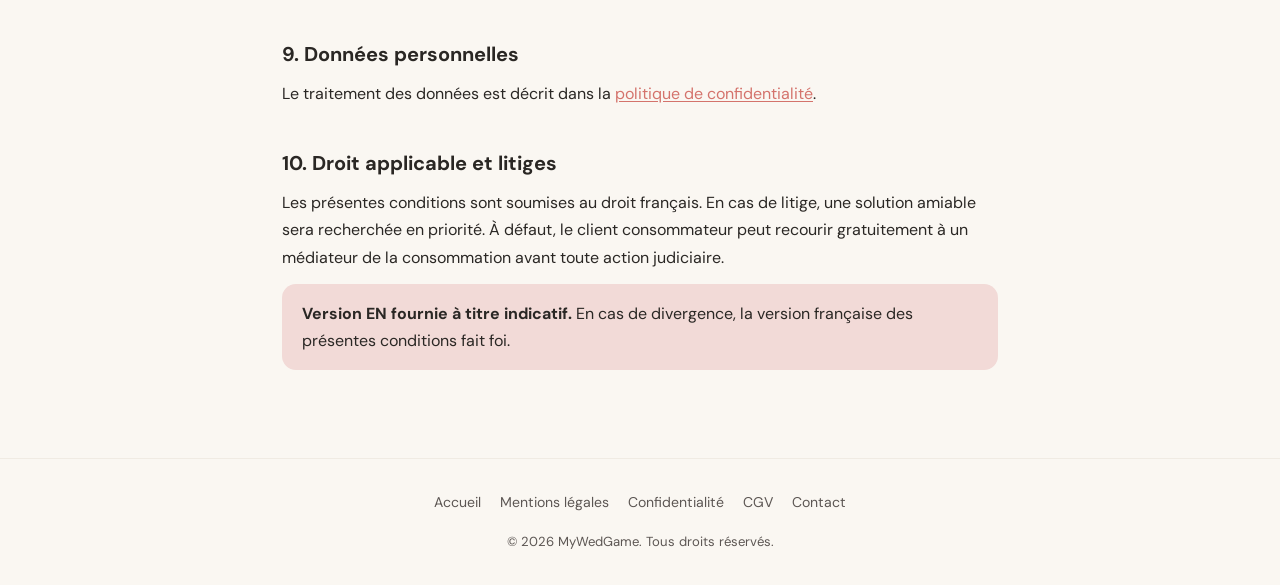
<file: cgv.html>
<!DOCTYPE html>
<html lang="fr">
<head>
  <meta charset="UTF-8">
  <meta name="viewport" content="width=device-width, initial-scale=1.0">
  <title>Conditions générales de vente : MyWedGame</title>
  <meta name="description" content="Conditions générales de vente des jeux vidéo personnalisés MyWedGame.">
  <meta name="robots" content="index, follow">
  <link rel="canonical" href="https://mywedgame.com/cgv">
  <link rel="icon" type="image/png" sizes="96x96" href="/favicon-96.png">
  <link rel="icon" type="image/svg+xml" href="/favicon.svg">
  <link rel="apple-touch-icon" href="/apple-touch-icon.png">
  <link rel="preconnect" href="https://fonts.googleapis.com">
  <link rel="preconnect" href="https://fonts.gstatic.com" crossorigin>
  <link href="https://fonts.googleapis.com/css2?family=DM+Sans:ital,wght@0,400;0,500;0,700;1,400&display=swap" rel="stylesheet">
  <link rel="stylesheet" href="/legal.css">
</head>
<body>
  <header class="legal-header">
    <div class="legal-ctn">
      <a class="legal-logo" data-fr="/" data-en="/en" href="/" aria-label="MyWedGame, retour à l'accueil">
        <svg viewBox="0 0 7 6" width="22" height="19" shape-rendering="crispEdges" fill="#D4736C" aria-hidden="true"><rect x="1" y="0" width="2" height="1"/><rect x="4" y="0" width="2" height="1"/><rect x="0" y="1" width="7" height="2"/><rect x="1" y="3" width="5" height="1"/><rect x="2" y="4" width="3" height="1"/><rect x="3" y="5" width="1" height="1"/></svg>
        <span class="logo-text">My<span class="logo-wed">Wed</span>Game</span>
      </a>
      <div class="lang-toggle">
        <button class="lang-btn active" data-lang="fr">FR</button>
        <button class="lang-btn" data-lang="en">EN</button>
      </div>
    </div>
  </header>

  <main class="legal-main">
    <article class="legal-article legal-ctn">
      <h1><span class="fr">Conditions générales de vente</span><span class="en">Terms of sale</span></h1>
      <p class="legal-updated"><span class="fr">Dernière mise à jour : 20 juin 2026</span><span class="en">Last updated: 20 June 2026</span></p>

      <h2><span class="fr">1. Objet</span><span class="en">1. Purpose</span></h2>
      <p>
        <span class="fr">Les présentes conditions régissent la vente, par MyWedGame, de jeux vidéo personnalisés créés sur mesure à l'occasion d'un mariage. Toute commande implique l'acceptation pleine et entière des présentes conditions.</span>
        <span class="en">These terms govern the sale, by MyWedGame, of custom video games created for a wedding. Any order implies full acceptance of these terms.</span>
      </p>
      <p>
        <span class="fr">Vendeur : Constantin Mardoukhaev (MyWedGame), micro-entreprise, SIRET 848 447 918 00014, 32 rue d'Alleray, 75015 Paris. Contact : <a href="mailto:hello@mywedgame.com">hello@mywedgame.com</a>.</span>
        <span class="en">Seller: Constantin Mardoukhaev (MyWedGame), micro-entreprise, SIRET 848 447 918 00014, 32 rue d'Alleray, 75015 Paris, France. Contact: <a href="mailto:hello@mywedgame.com">hello@mywedgame.com</a>.</span>
      </p>

      <h2><span class="fr">2. Prix</span><span class="en">2. Prices</span></h2>
      <p>
        <span class="fr">Le prix de base est de 499&euro; pour un jeu sur mesure à un niveau, majoré de 100&euro; par niveau supplémentaire. Les prix sont indiqués en euros, en prix net à payer. TVA non applicable, article 293 B du CGI (franchise en base de TVA).</span>
        <span class="en">The base price is &euro;499 for a one-level custom game, plus &euro;100 per additional level. Prices are shown in euros as the final amount payable. VAT not applicable, Article 293 B of the French tax code (VAT exemption scheme).</span>
      </p>

      <h2><span class="fr">3. Commande</span><span class="en">3. Ordering</span></h2>
      <p>
        <span class="fr">La demande se fait via le formulaire du site. MyWedGame adresse ensuite une proposition personnalisée. La commande est ferme après validation de la proposition par le client et réception de l'acompte ou du paiement convenu.</span>
        <span class="en">Requests are made through the site's form. MyWedGame then sends a personalized proposal. The order becomes firm once the client approves the proposal and the agreed deposit or payment is received.</span>
      </p>

      <h2><span class="fr">4. Paiement</span><span class="en">4. Payment</span></h2>
      <p>
        <span class="fr">Les modalités de paiement (acompte éventuel et solde) sont précisées dans la proposition personnalisée adressée au client avant validation de la commande.</span>
        <span class="en">Payment terms (any deposit and balance) are set out in the personalized proposal sent to the client before the order is confirmed.</span>
      </p>

      <h2><span class="fr">5. Délai de réalisation</span><span class="en">5. Delivery time</span></h2>
      <p>
        <span class="fr">Le jeu est généralement livré sous 3 à 4 jours après validation de la commande et réception des éléments nécessaires (prénoms, anecdotes, lieu). Tout délai différent est convenu dans la proposition.</span>
        <span class="en">The game is usually delivered within 3 to 4 days after the order is confirmed and the required materials are received (names, anecdotes, venue). Any different timeline is agreed in the proposal.</span>
      </p>

      <h2><span class="fr">6. Droit de rétractation</span><span class="en">6. Right of withdrawal</span></h2>
      <p>
        <span class="fr">Le jeu étant un bien nettement personnalisé, confectionné selon les spécifications du client, il n'est pas soumis au droit de rétractation, conformément à l'article L221-28 3° du Code de la consommation. En passant commande, le client demande expressément l'exécution de la prestation et reconnaît renoncer à ce droit une fois la réalisation commencée.</span>
        <span class="en">As the game is a clearly personalized item made to the client's specifications, it is not subject to the right of withdrawal, in accordance with Article L221-28 3° of the French Consumer Code. By placing an order, the client expressly requests performance of the service and acknowledges waiving this right once production has begun.</span>
      </p>

      <h2><span class="fr">7. Propriété intellectuelle</span><span class="en">7. Intellectual property</span></h2>
      <p>
        <span class="fr">MyWedGame reste titulaire des droits sur le moteur de jeu, le code et les éléments graphiques génériques. Le client dispose d'un droit d'usage personnel et privé du jeu livré. Les éléments fournis par le client restent sa propriété.</span>
        <span class="en">MyWedGame retains the rights to the game engine, code and generic graphic assets. The client receives a personal, private right to use the delivered game. Materials provided by the client remain their property.</span>
      </p>

      <h2><span class="fr">8. Responsabilité</span><span class="en">8. Liability</span></h2>
      <p>
        <span class="fr">Le jeu est fourni à des fins de divertissement. MyWedGame met tout en oeuvre pour assurer sa disponibilité mais ne peut être tenu responsable d'une indisponibilité temporaire liée à l'hébergement ou au réseau.</span>
        <span class="en">The game is provided for entertainment purposes. MyWedGame does its best to ensure availability but cannot be held liable for temporary unavailability due to hosting or network issues.</span>
      </p>

      <h2><span class="fr">9. Données personnelles</span><span class="en">9. Personal data</span></h2>
      <p>
        <span class="fr">Le traitement des données est décrit dans la <a data-fr="/confidentialite" data-en="/confidentialite?lang=en" href="/confidentialite">politique de confidentialité</a>.</span>
        <span class="en">Data processing is described in the <a data-fr="/confidentialite" data-en="/confidentialite?lang=en" href="/confidentialite">privacy policy</a>.</span>
      </p>

      <h2><span class="fr">10. Droit applicable et litiges</span><span class="en">10. Governing law and disputes</span></h2>
      <p>
        <span class="fr">Les présentes conditions sont soumises au droit français. En cas de litige, une solution amiable sera recherchée en priorité. À défaut, le client consommateur peut recourir gratuitement à un médiateur de la consommation avant toute action judiciaire.</span>
        <span class="en">These terms are governed by French law. In the event of a dispute, an amicable solution will be sought first. Failing that, a consumer client may use a free consumer mediator before any legal action.</span>
      </p>

      <p class="legal-note">
        <span class="fr"><strong>Version EN fournie à titre indicatif.</strong> En cas de divergence, la version française des présentes conditions fait foi.</span>
        <span class="en"><strong>The EN version is provided for convenience.</strong> In case of discrepancy, the French version of these terms prevails.</span>
      </p>
    </article>
  </main>

  <footer class="legal-footer">
    <div class="legal-ctn">
      <nav>
        <a data-fr="/" data-en="/en" href="/"><span class="fr">Accueil</span><span class="en">Home</span></a>
        <a data-fr="/mentions-legales" data-en="/mentions-legales?lang=en" href="/mentions-legales"><span class="fr">Mentions légales</span><span class="en">Legal notice</span></a>
        <a data-fr="/confidentialite" data-en="/confidentialite?lang=en" href="/confidentialite"><span class="fr">Confidentialité</span><span class="en">Privacy</span></a>
        <a data-fr="/cgv" data-en="/cgv?lang=en" href="/cgv"><span class="fr">CGV</span><span class="en">Terms</span></a>
        <a data-fr="/contact" data-en="/contact?lang=en" href="/contact"><span class="fr">Contact</span><span class="en">Contact</span></a>
      </nav>
      <p class="legal-copy">&copy; 2026 MyWedGame. <span class="fr">Tous droits réservés.</span><span class="en">All rights reserved.</span></p>
    </div>
  </footer>

  <script src="/legal.js"></script>
</body>
</html>
</file>
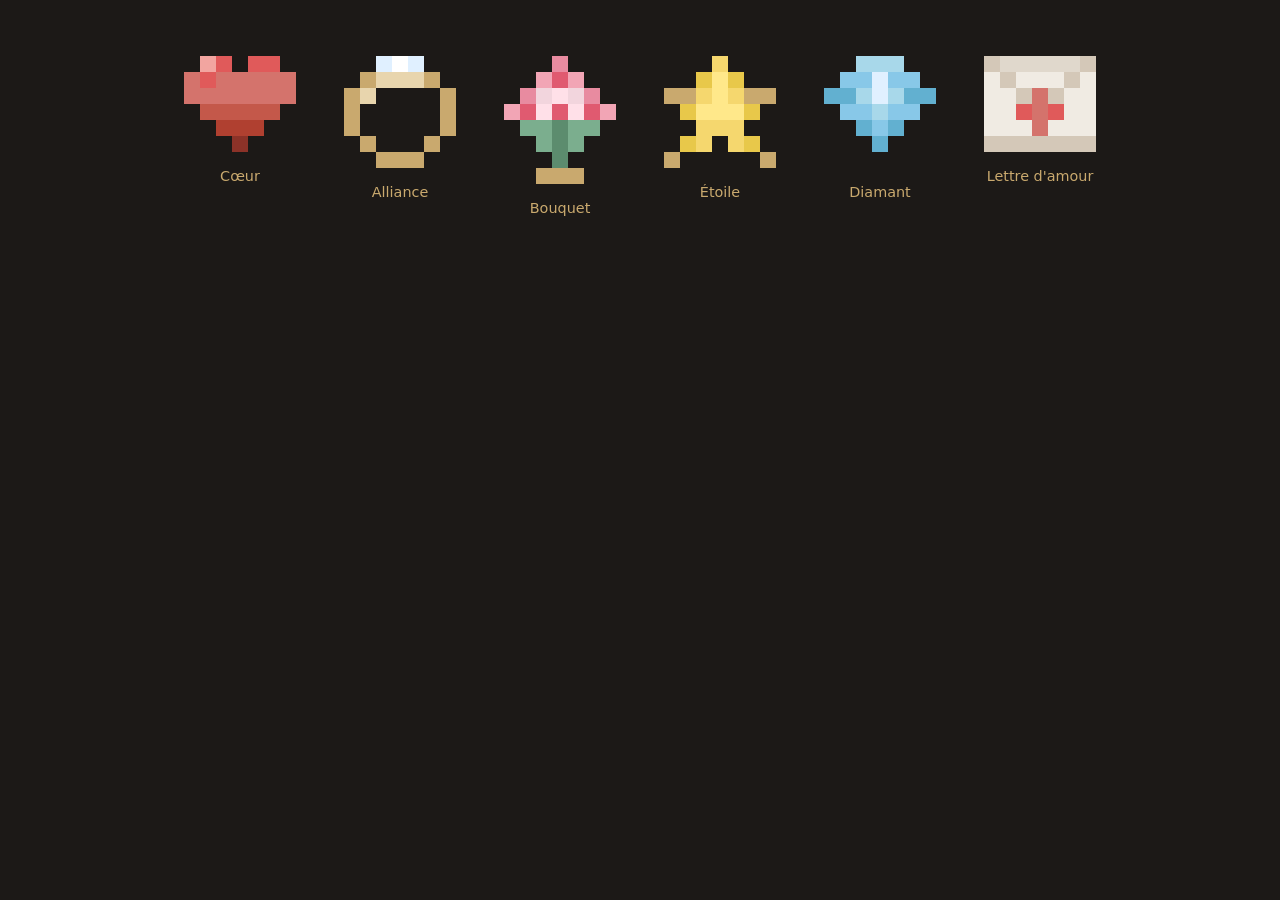
<file: collectibles.html>
<!DOCTYPE html>
<html lang="fr">
<head>
  <meta charset="UTF-8">
  <meta name="viewport" content="width=device-width, initial-scale=1.0">
  <title>MyWedGame — Collectibles Pixel Art</title>
  <style>
    body { background: #1C1917; color: #FAF7F2; font-family: system-ui, sans-serif; display: flex; flex-wrap: wrap; justify-content: center; gap: 3rem; padding: 3rem; }
    .item { text-align: center; }
    .item svg { image-rendering: pixelated; }
    .item p { margin-top: 0.75rem; font-size: 0.9rem; color: #C9A96E; }
  </style>
</head>
<body>

<!-- 1. COEUR -->
<div class="item">
  <svg width="112" height="96" viewBox="0 0 7 6" shape-rendering="crispEdges">
    <rect fill="#E05A5A" x="1" y="0" width="2" height="1"/>
    <rect fill="#E05A5A" x="4" y="0" width="2" height="1"/>
    <rect fill="#D4736C" x="0" y="1" width="7" height="1"/>
    <rect fill="#E05A5A" x="1" y="1" width="1" height="1"/>
    <rect fill="#F2A5A0" x="1" y="0" width="1" height="1"/>
    <rect fill="#D4736C" x="0" y="2" width="7" height="1"/>
    <rect fill="#C4584A" x="1" y="3" width="5" height="1"/>
    <rect fill="#B04030" x="2" y="4" width="3" height="1"/>
    <rect fill="#8C3228" x="3" y="5" width="1" height="1"/>
  </svg>
  <p>Cœur</p>
</div>

<!-- 2. ALLIANCE -->
<div class="item">
  <svg width="112" height="112" viewBox="0 0 7 7" shape-rendering="crispEdges">
    <rect fill="#C9A96E" x="2" y="0" width="3" height="1"/>
    <rect fill="#C9A96E" x="1" y="1" width="1" height="1"/>
    <rect fill="#E8D5AD" x="2" y="1" width="3" height="1"/>
    <rect fill="#C9A96E" x="5" y="1" width="1" height="1"/>
    <rect fill="#C9A96E" x="0" y="2" width="1" height="3"/>
    <rect fill="#C9A96E" x="6" y="2" width="1" height="3"/>
    <rect fill="#E8D5AD" x="1" y="2" width="1" height="1"/>
    <rect fill="#C9A96E" x="1" y="5" width="1" height="1"/>
    <rect fill="#C9A96E" x="5" y="5" width="1" height="1"/>
    <rect fill="#C9A96E" x="2" y="6" width="3" height="1"/>
    <!-- diamant sur l'alliance -->
    <rect fill="#FFFFFF" x="3" y="0" width="1" height="1"/>
    <rect fill="#E0F0FF" x="2" y="0" width="1" height="1"/>
    <rect fill="#E0F0FF" x="4" y="0" width="1" height="1"/>
  </svg>
  <p>Alliance</p>
</div>

<!-- 3. BOUQUET DE FLEURS -->
<div class="item">
  <svg width="112" height="128" viewBox="0 0 7 8" shape-rendering="crispEdges">
    <!-- fleurs -->
    <rect fill="#E88BA0" x="3" y="0" width="1" height="1"/>
    <rect fill="#F2A5B5" x="2" y="1" width="1" height="1"/>
    <rect fill="#E05A70" x="3" y="1" width="1" height="1"/>
    <rect fill="#F2A5B5" x="4" y="1" width="1" height="1"/>
    <rect fill="#E88BA0" x="1" y="2" width="1" height="1"/>
    <rect fill="#F2D5DD" x="2" y="2" width="1" height="1"/>
    <rect fill="#FFE0E8" x="3" y="2" width="1" height="1"/>
    <rect fill="#F2D5DD" x="4" y="2" width="1" height="1"/>
    <rect fill="#E88BA0" x="5" y="2" width="1" height="1"/>
    <rect fill="#F2A5B5" x="0" y="3" width="1" height="1"/>
    <rect fill="#E05A70" x="1" y="3" width="1" height="1"/>
    <rect fill="#FFE0E8" x="2" y="3" width="1" height="1"/>
    <rect fill="#E05A70" x="3" y="3" width="1" height="1"/>
    <rect fill="#FFE0E8" x="4" y="3" width="1" height="1"/>
    <rect fill="#E05A70" x="5" y="3" width="1" height="1"/>
    <rect fill="#F2A5B5" x="6" y="3" width="1" height="1"/>
    <rect fill="#7BAE8E" x="1" y="4" width="2" height="1"/>
    <rect fill="#5C8C6E" x="3" y="4" width="1" height="1"/>
    <rect fill="#7BAE8E" x="4" y="4" width="2" height="1"/>
    <!-- tiges -->
    <rect fill="#5C8C6E" x="3" y="5" width="1" height="1"/>
    <rect fill="#7BAE8E" x="2" y="5" width="1" height="1"/>
    <rect fill="#7BAE8E" x="4" y="5" width="1" height="1"/>
    <rect fill="#5C8C6E" x="3" y="6" width="1" height="1"/>
    <!-- ruban -->
    <rect fill="#C9A96E" x="2" y="7" width="3" height="1"/>
  </svg>
  <p>Bouquet</p>
</div>

<!-- 4. ETOILE -->
<div class="item">
  <svg width="112" height="112" viewBox="0 0 7 7" shape-rendering="crispEdges">
    <rect fill="#F5D76E" x="3" y="0" width="1" height="1"/>
    <rect fill="#E8C84A" x="2" y="1" width="1" height="1"/>
    <rect fill="#FFE88A" x="3" y="1" width="1" height="1"/>
    <rect fill="#E8C84A" x="4" y="1" width="1" height="1"/>
    <rect fill="#C9A96E" x="0" y="2" width="7" height="1"/>
    <rect fill="#F5D76E" x="2" y="2" width="3" height="1"/>
    <rect fill="#FFE88A" x="3" y="2" width="1" height="1"/>
    <rect fill="#E8C84A" x="1" y="3" width="5" height="1"/>
    <rect fill="#FFE88A" x="2" y="3" width="3" height="1"/>
    <rect fill="#F5D76E" x="2" y="4" width="3" height="1"/>
    <rect fill="#E8C84A" x="1" y="5" width="1" height="1"/>
    <rect fill="#F5D76E" x="2" y="5" width="1" height="1"/>
    <rect fill="#F5D76E" x="4" y="5" width="1" height="1"/>
    <rect fill="#E8C84A" x="5" y="5" width="1" height="1"/>
    <rect fill="#C9A96E" x="0" y="6" width="1" height="1"/>
    <rect fill="#C9A96E" x="6" y="6" width="1" height="1"/>
  </svg>
  <p>Étoile</p>
</div>

<!-- 5. DIAMANT -->
<div class="item">
  <svg width="112" height="112" viewBox="0 0 7 7" shape-rendering="crispEdges">
    <!-- top -->
    <rect fill="#A8D8EA" x="2" y="0" width="3" height="1"/>
    <rect fill="#88C8E8" x="1" y="1" width="5" height="1"/>
    <rect fill="#E0F0FF" x="3" y="1" width="1" height="1"/>
    <!-- middle band -->
    <rect fill="#62B0D0" x="0" y="2" width="7" height="1"/>
    <rect fill="#A8D8EA" x="2" y="2" width="1" height="1"/>
    <rect fill="#E0F0FF" x="3" y="2" width="1" height="1"/>
    <rect fill="#A8D8EA" x="4" y="2" width="1" height="1"/>
    <!-- bottom facets -->
    <rect fill="#88C8E8" x="1" y="3" width="5" height="1"/>
    <rect fill="#A8D8EA" x="3" y="3" width="1" height="1"/>
    <rect fill="#62B0D0" x="2" y="4" width="3" height="1"/>
    <rect fill="#88C8E8" x="3" y="4" width="1" height="1"/>
    <rect fill="#62B0D0" x="3" y="5" width="1" height="1"/>
  </svg>
  <p>Diamant</p>
</div>

<!-- 6. LETTRE D'AMOUR -->
<div class="item">
  <svg width="112" height="96" viewBox="0 0 7 6" shape-rendering="crispEdges">
    <!-- enveloppe -->
    <rect fill="#F0EBE3" x="0" y="0" width="7" height="6"/>
    <rect fill="#E0D8CC" x="0" y="0" width="7" height="1"/>
    <!-- rabat -->
    <rect fill="#D4C8B8" x="0" y="0" width="1" height="1"/>
    <rect fill="#D4C8B8" x="6" y="0" width="1" height="1"/>
    <rect fill="#D4C8B8" x="1" y="1" width="1" height="1"/>
    <rect fill="#D4C8B8" x="5" y="1" width="1" height="1"/>
    <rect fill="#D4C8B8" x="2" y="2" width="1" height="1"/>
    <rect fill="#D4C8B8" x="4" y="2" width="1" height="1"/>
    <!-- cœur sceau -->
    <rect fill="#D4736C" x="3" y="2" width="1" height="1"/>
    <rect fill="#E05A5A" x="2" y="3" width="1" height="1"/>
    <rect fill="#D4736C" x="3" y="3" width="1" height="1"/>
    <rect fill="#E05A5A" x="4" y="3" width="1" height="1"/>
    <rect fill="#D4736C" x="3" y="4" width="1" height="1"/>
    <!-- bord bas -->
    <rect fill="#D4C8B8" x="0" y="5" width="7" height="1"/>
  </svg>
  <p>Lettre d'amour</p>
</div>

</body>
</html>
</file>
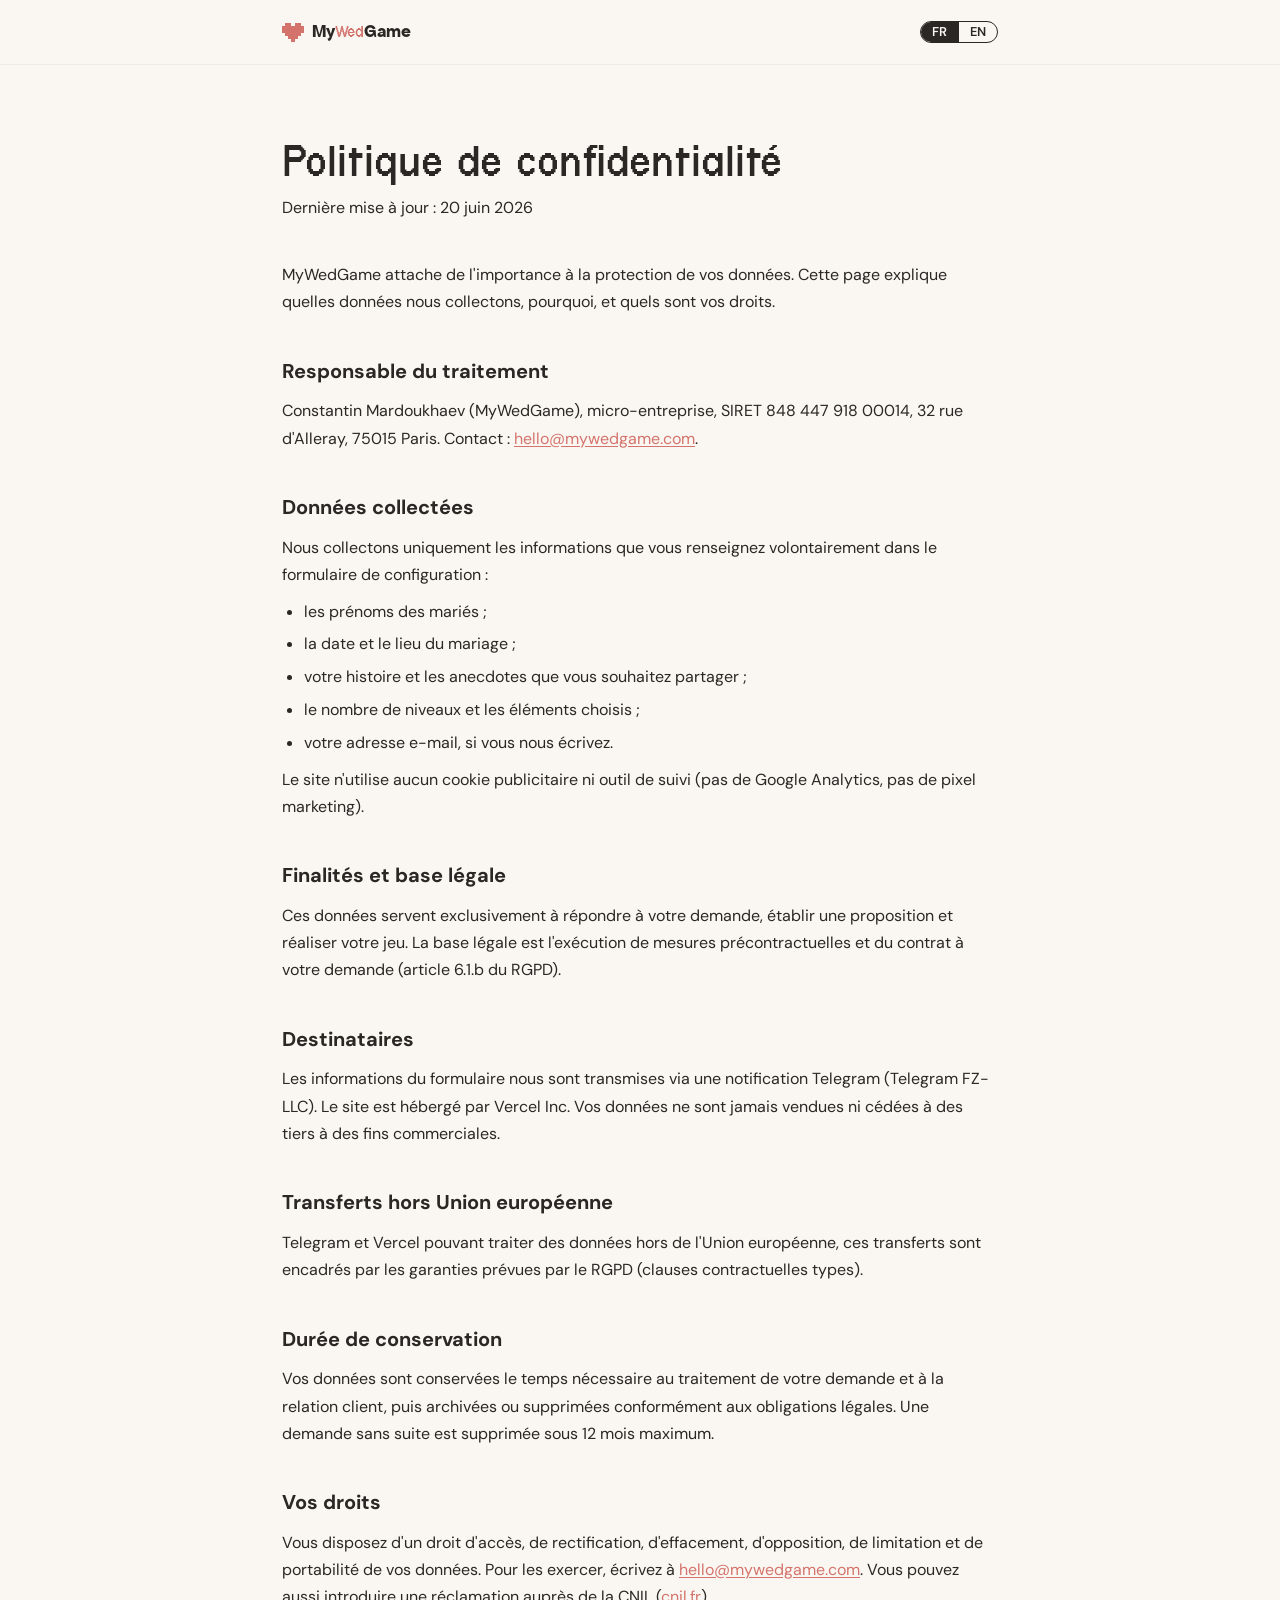
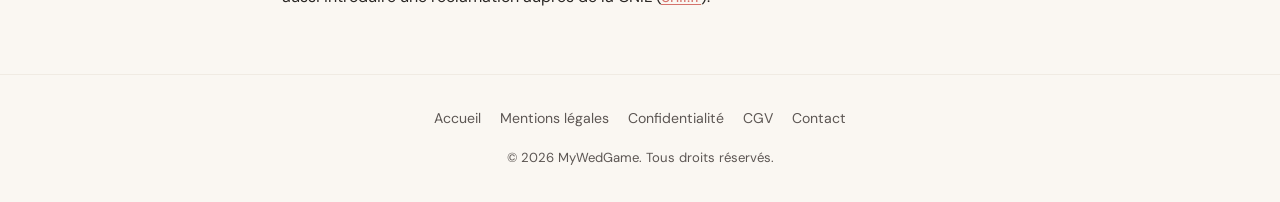
<file: confidentialite.html>
<!DOCTYPE html>
<html lang="fr">
<head>
  <meta charset="UTF-8">
  <meta name="viewport" content="width=device-width, initial-scale=1.0">
  <title>Politique de confidentialité : MyWedGame</title>
  <meta name="description" content="Comment MyWedGame collecte et protège vos données personnelles (RGPD).">
  <meta name="robots" content="index, follow">
  <link rel="canonical" href="https://mywedgame.com/confidentialite">
  <link rel="icon" type="image/png" sizes="96x96" href="/favicon-96.png">
  <link rel="icon" type="image/svg+xml" href="/favicon.svg">
  <link rel="apple-touch-icon" href="/apple-touch-icon.png">
  <link rel="preconnect" href="https://fonts.googleapis.com">
  <link rel="preconnect" href="https://fonts.gstatic.com" crossorigin>
  <link href="https://fonts.googleapis.com/css2?family=DM+Sans:ital,wght@0,400;0,500;0,700;1,400&display=swap" rel="stylesheet">
  <link rel="stylesheet" href="/legal.css">
</head>
<body>
  <header class="legal-header">
    <div class="legal-ctn">
      <a class="legal-logo" data-fr="/" data-en="/en" href="/" aria-label="MyWedGame, retour à l'accueil">
        <svg viewBox="0 0 7 6" width="22" height="19" shape-rendering="crispEdges" fill="#D4736C" aria-hidden="true"><rect x="1" y="0" width="2" height="1"/><rect x="4" y="0" width="2" height="1"/><rect x="0" y="1" width="7" height="2"/><rect x="1" y="3" width="5" height="1"/><rect x="2" y="4" width="3" height="1"/><rect x="3" y="5" width="1" height="1"/></svg>
        <span class="logo-text">My<span class="logo-wed">Wed</span>Game</span>
      </a>
      <div class="lang-toggle">
        <button class="lang-btn active" data-lang="fr">FR</button>
        <button class="lang-btn" data-lang="en">EN</button>
      </div>
    </div>
  </header>

  <main class="legal-main">
    <article class="legal-article legal-ctn">
      <h1><span class="fr">Politique de confidentialité</span><span class="en">Privacy policy</span></h1>
      <p class="legal-updated"><span class="fr">Dernière mise à jour : 20 juin 2026</span><span class="en">Last updated: 20 June 2026</span></p>

      <p>
        <span class="fr">MyWedGame attache de l'importance à la protection de vos données. Cette page explique quelles données nous collectons, pourquoi, et quels sont vos droits.</span>
        <span class="en">MyWedGame cares about protecting your data. This page explains what data we collect, why, and what your rights are.</span>
      </p>

      <h2><span class="fr">Responsable du traitement</span><span class="en">Data controller</span></h2>
      <p>
        <span class="fr">Constantin Mardoukhaev (MyWedGame), micro-entreprise, SIRET 848 447 918 00014, 32 rue d'Alleray, 75015 Paris. Contact : <a href="mailto:hello@mywedgame.com">hello@mywedgame.com</a>.</span>
        <span class="en">Constantin Mardoukhaev (MyWedGame), micro-entreprise, SIRET 848 447 918 00014, 32 rue d'Alleray, 75015 Paris, France. Contact: <a href="mailto:hello@mywedgame.com">hello@mywedgame.com</a>.</span>
      </p>

      <h2><span class="fr">Données collectées</span><span class="en">Data collected</span></h2>
      <p>
        <span class="fr">Nous collectons uniquement les informations que vous renseignez volontairement dans le formulaire de configuration :</span>
        <span class="en">We only collect the information you voluntarily provide in the configuration form:</span>
      </p>
      <ul>
        <li><span class="fr">les prénoms des mariés ;</span><span class="en">the couple's first names;</span></li>
        <li><span class="fr">la date et le lieu du mariage ;</span><span class="en">the wedding date and location;</span></li>
        <li><span class="fr">votre histoire et les anecdotes que vous souhaitez partager ;</span><span class="en">your story and the anecdotes you wish to share;</span></li>
        <li><span class="fr">le nombre de niveaux et les éléments choisis ;</span><span class="en">the number of levels and chosen elements;</span></li>
        <li><span class="fr">votre adresse e-mail, si vous nous écrivez.</span><span class="en">your email address, if you write to us.</span></li>
      </ul>
      <p>
        <span class="fr">Le site n'utilise aucun cookie publicitaire ni outil de suivi (pas de Google Analytics, pas de pixel marketing).</span>
        <span class="en">The site uses no advertising cookies or tracking tools (no Google Analytics, no marketing pixel).</span>
      </p>

      <h2><span class="fr">Finalités et base légale</span><span class="en">Purposes and legal basis</span></h2>
      <p>
        <span class="fr">Ces données servent exclusivement à répondre à votre demande, établir une proposition et réaliser votre jeu. La base légale est l'exécution de mesures précontractuelles et du contrat à votre demande (article 6.1.b du RGPD).</span>
        <span class="en">This data is used solely to answer your request, prepare a proposal and create your game. The legal basis is the performance of pre-contractual measures and of the contract at your request (Article 6.1.b GDPR).</span>
      </p>

      <h2><span class="fr">Destinataires</span><span class="en">Recipients</span></h2>
      <p>
        <span class="fr">Les informations du formulaire nous sont transmises via une notification Telegram (Telegram FZ-LLC). Le site est hébergé par Vercel Inc. Vos données ne sont jamais vendues ni cédées à des tiers à des fins commerciales.</span>
        <span class="en">Form information is delivered to us through a Telegram notification (Telegram FZ-LLC). The site is hosted by Vercel Inc. Your data is never sold or transferred to third parties for commercial purposes.</span>
      </p>

      <h2><span class="fr">Transferts hors Union européenne</span><span class="en">Transfers outside the EU</span></h2>
      <p>
        <span class="fr">Telegram et Vercel pouvant traiter des données hors de l'Union européenne, ces transferts sont encadrés par les garanties prévues par le RGPD (clauses contractuelles types).</span>
        <span class="en">As Telegram and Vercel may process data outside the European Union, such transfers are governed by the safeguards provided for under the GDPR (standard contractual clauses).</span>
      </p>

      <h2><span class="fr">Durée de conservation</span><span class="en">Retention period</span></h2>
      <p>
        <span class="fr">Vos données sont conservées le temps nécessaire au traitement de votre demande et à la relation client, puis archivées ou supprimées conformément aux obligations légales. Une demande sans suite est supprimée sous 12 mois maximum.</span>
        <span class="en">Your data is kept for as long as necessary to handle your request and the client relationship, then archived or deleted in line with legal obligations. A request with no follow-up is deleted within 12 months at most.</span>
      </p>

      <h2><span class="fr">Vos droits</span><span class="en">Your rights</span></h2>
      <p>
        <span class="fr">Vous disposez d'un droit d'accès, de rectification, d'effacement, d'opposition, de limitation et de portabilité de vos données. Pour les exercer, écrivez à <a href="mailto:hello@mywedgame.com">hello@mywedgame.com</a>. Vous pouvez aussi introduire une réclamation auprès de la CNIL (<a href="https://www.cnil.fr" target="_blank" rel="noopener">cnil.fr</a>).</span>
        <span class="en">You have the right to access, rectify, erase, object to, restrict and port your data. To exercise these rights, write to <a href="mailto:hello@mywedgame.com">hello@mywedgame.com</a>. You may also lodge a complaint with the French data protection authority, the CNIL (<a href="https://www.cnil.fr" target="_blank" rel="noopener">cnil.fr</a>).</span>
      </p>
    </article>
  </main>

  <footer class="legal-footer">
    <div class="legal-ctn">
      <nav>
        <a data-fr="/" data-en="/en" href="/"><span class="fr">Accueil</span><span class="en">Home</span></a>
        <a data-fr="/mentions-legales" data-en="/mentions-legales?lang=en" href="/mentions-legales"><span class="fr">Mentions légales</span><span class="en">Legal notice</span></a>
        <a data-fr="/confidentialite" data-en="/confidentialite?lang=en" href="/confidentialite"><span class="fr">Confidentialité</span><span class="en">Privacy</span></a>
        <a data-fr="/cgv" data-en="/cgv?lang=en" href="/cgv"><span class="fr">CGV</span><span class="en">Terms</span></a>
        <a data-fr="/contact" data-en="/contact?lang=en" href="/contact"><span class="fr">Contact</span><span class="en">Contact</span></a>
      </nav>
      <p class="legal-copy">&copy; 2026 MyWedGame. <span class="fr">Tous droits réservés.</span><span class="en">All rights reserved.</span></p>
    </div>
  </footer>

  <script src="/legal.js"></script>
</body>
</html>
</file>
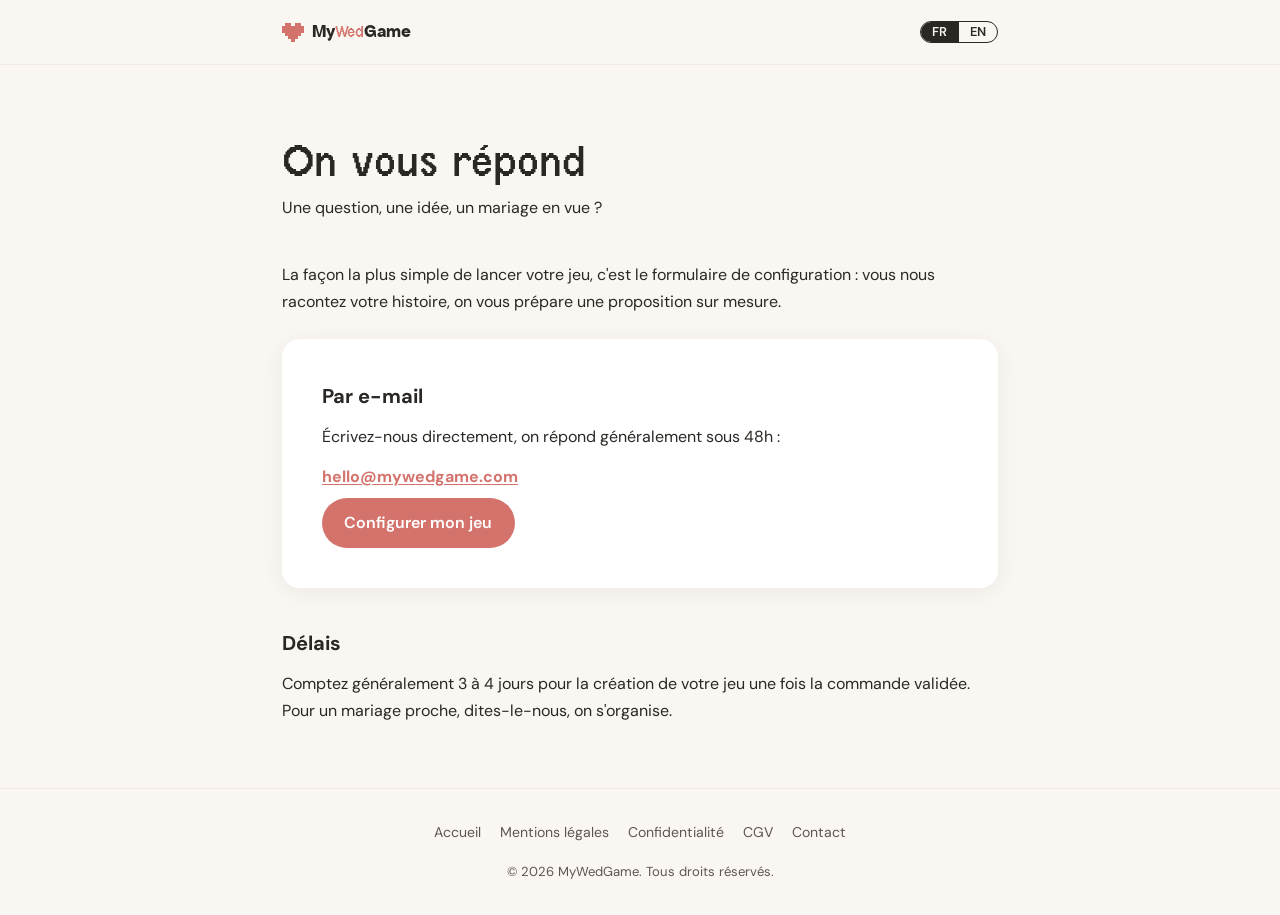
<file: contact.html>
<!DOCTYPE html>
<html lang="fr">
<head>
  <meta charset="UTF-8">
  <meta name="viewport" content="width=device-width, initial-scale=1.0">
  <title>Contact : MyWedGame</title>
  <meta name="description" content="Une question sur votre jeu vidéo de mariage ? Écrivez-nous, on répond vite.">
  <meta name="robots" content="index, follow">
  <link rel="canonical" href="https://mywedgame.com/contact">
  <link rel="icon" type="image/png" sizes="96x96" href="/favicon-96.png">
  <link rel="icon" type="image/svg+xml" href="/favicon.svg">
  <link rel="apple-touch-icon" href="/apple-touch-icon.png">
  <link rel="preconnect" href="https://fonts.googleapis.com">
  <link rel="preconnect" href="https://fonts.gstatic.com" crossorigin>
  <link href="https://fonts.googleapis.com/css2?family=DM+Sans:ital,wght@0,400;0,500;0,700;1,400&display=swap" rel="stylesheet">
  <link rel="stylesheet" href="/legal.css">
</head>
<body>
  <header class="legal-header">
    <div class="legal-ctn">
      <a class="legal-logo" data-fr="/" data-en="/en" href="/" aria-label="MyWedGame, retour à l'accueil">
        <svg viewBox="0 0 7 6" width="22" height="19" shape-rendering="crispEdges" fill="#D4736C" aria-hidden="true"><rect x="1" y="0" width="2" height="1"/><rect x="4" y="0" width="2" height="1"/><rect x="0" y="1" width="7" height="2"/><rect x="1" y="3" width="5" height="1"/><rect x="2" y="4" width="3" height="1"/><rect x="3" y="5" width="1" height="1"/></svg>
        <span class="logo-text">My<span class="logo-wed">Wed</span>Game</span>
      </a>
      <div class="lang-toggle">
        <button class="lang-btn active" data-lang="fr">FR</button>
        <button class="lang-btn" data-lang="en">EN</button>
      </div>
    </div>
  </header>

  <main class="legal-main">
    <article class="legal-article legal-ctn">
      <h1><span class="fr">On vous répond</span><span class="en">Let's talk</span></h1>
      <p class="legal-updated"><span class="fr">Une question, une idée, un mariage en vue ?</span><span class="en">A question, an idea, a wedding coming up?</span></p>

      <p>
        <span class="fr">La façon la plus simple de lancer votre jeu, c'est le formulaire de configuration : vous nous racontez votre histoire, on vous prépare une proposition sur mesure.</span>
        <span class="en">The easiest way to start your game is the configuration form: tell us your story, and we will prepare a custom proposal.</span>
      </p>

      <div class="legal-contact-card">
        <h2 style="margin-top:0"><span class="fr">Par e-mail</span><span class="en">By email</span></h2>
        <p>
          <span class="fr">Écrivez-nous directement, on répond généralement sous 48h :</span>
          <span class="en">Write to us directly, we usually reply within 48 hours:</span>
        </p>
        <p><a href="mailto:hello@mywedgame.com"><strong>hello@mywedgame.com</strong></a></p>
        <a class="btn" data-fr="/#configurator" data-en="/en#configurator" href="/#configurator"><span class="fr">Configurer mon jeu</span><span class="en">Configure my game</span></a>
      </div>

      <h2><span class="fr">Délais</span><span class="en">Timing</span></h2>
      <p>
        <span class="fr">Comptez généralement 3 à 4 jours pour la création de votre jeu une fois la commande validée. Pour un mariage proche, dites-le-nous, on s'organise.</span>
        <span class="en">Plan for around 3 to 4 days to create your game once the order is confirmed. For a wedding coming up soon, let us know and we will adapt.</span>
      </p>
    </article>
  </main>

  <footer class="legal-footer">
    <div class="legal-ctn">
      <nav>
        <a data-fr="/" data-en="/en" href="/"><span class="fr">Accueil</span><span class="en">Home</span></a>
        <a data-fr="/mentions-legales" data-en="/mentions-legales?lang=en" href="/mentions-legales"><span class="fr">Mentions légales</span><span class="en">Legal notice</span></a>
        <a data-fr="/confidentialite" data-en="/confidentialite?lang=en" href="/confidentialite"><span class="fr">Confidentialité</span><span class="en">Privacy</span></a>
        <a data-fr="/cgv" data-en="/cgv?lang=en" href="/cgv"><span class="fr">CGV</span><span class="en">Terms</span></a>
        <a data-fr="/contact" data-en="/contact?lang=en" href="/contact"><span class="fr">Contact</span><span class="en">Contact</span></a>
      </nav>
      <p class="legal-copy">&copy; 2026 MyWedGame. <span class="fr">Tous droits réservés.</span><span class="en">All rights reserved.</span></p>
    </div>
  </footer>

  <script src="/legal.js"></script>
</body>
</html>
</file>
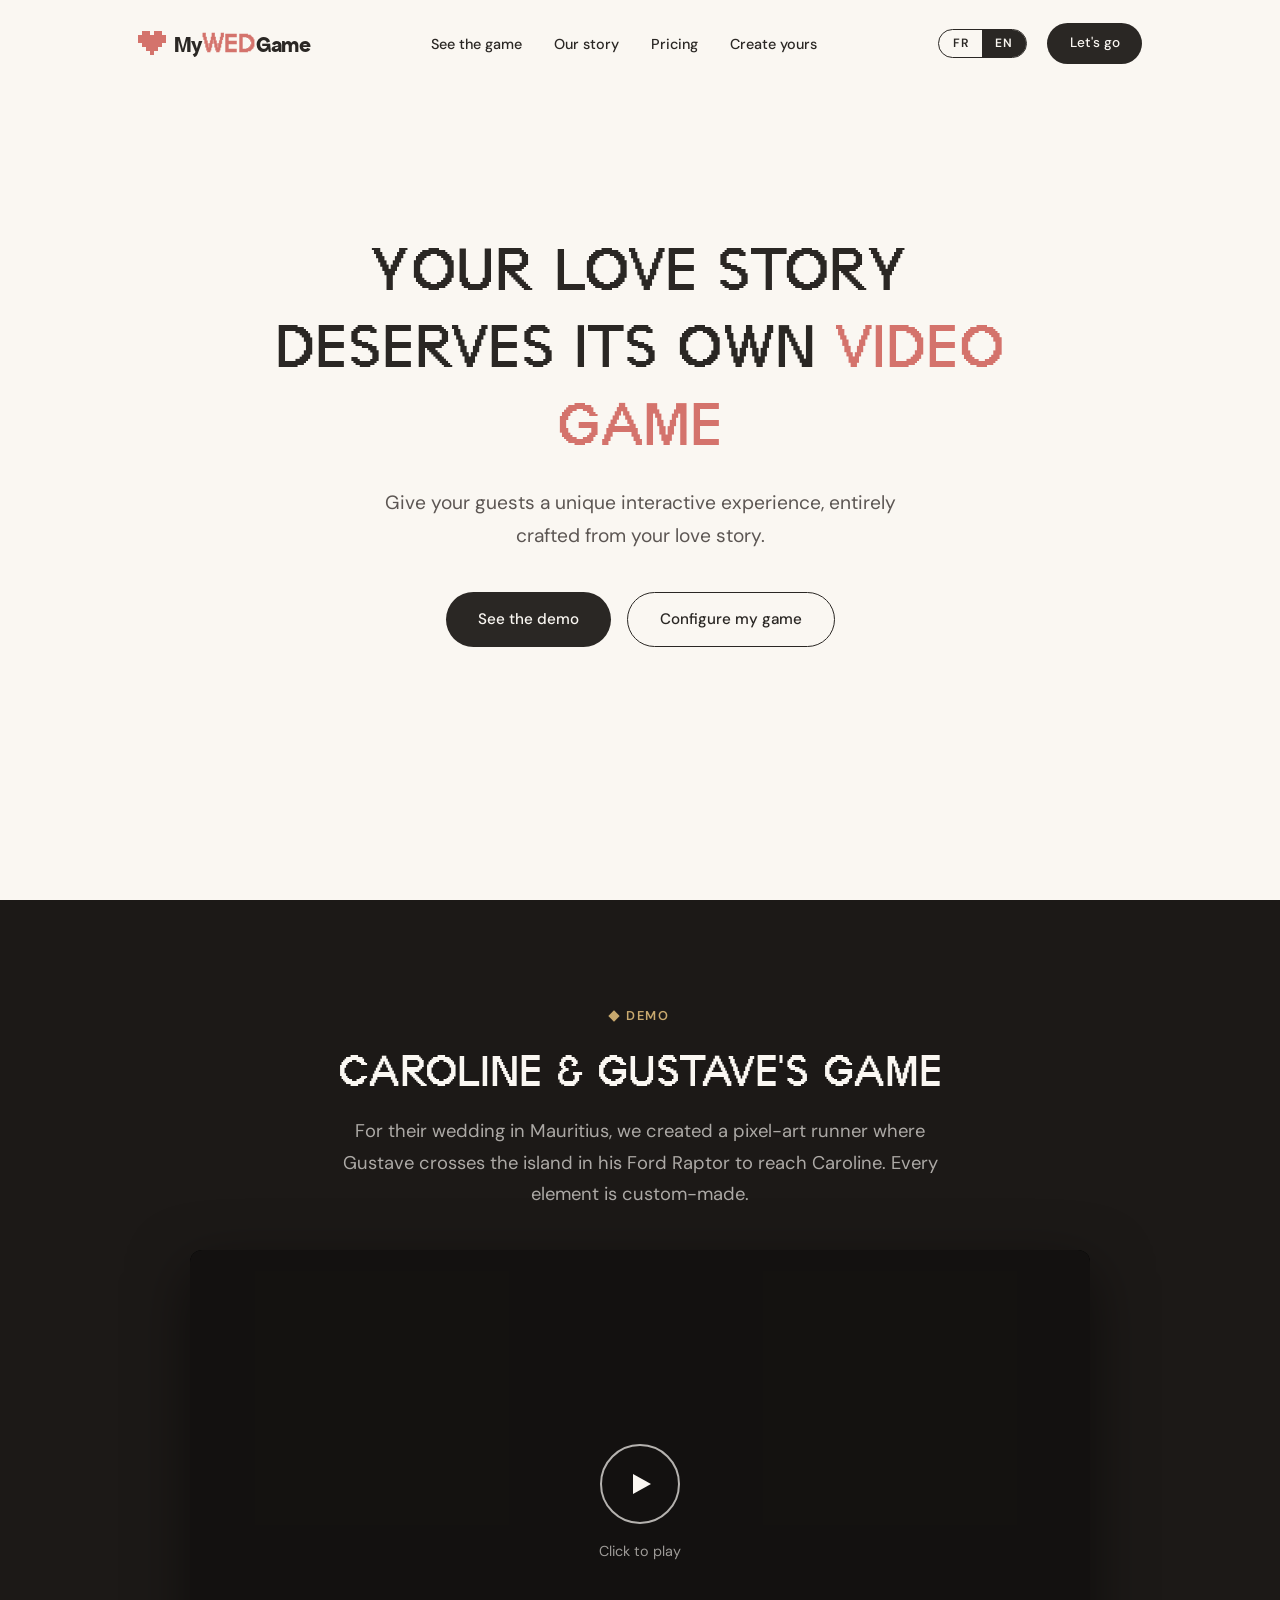
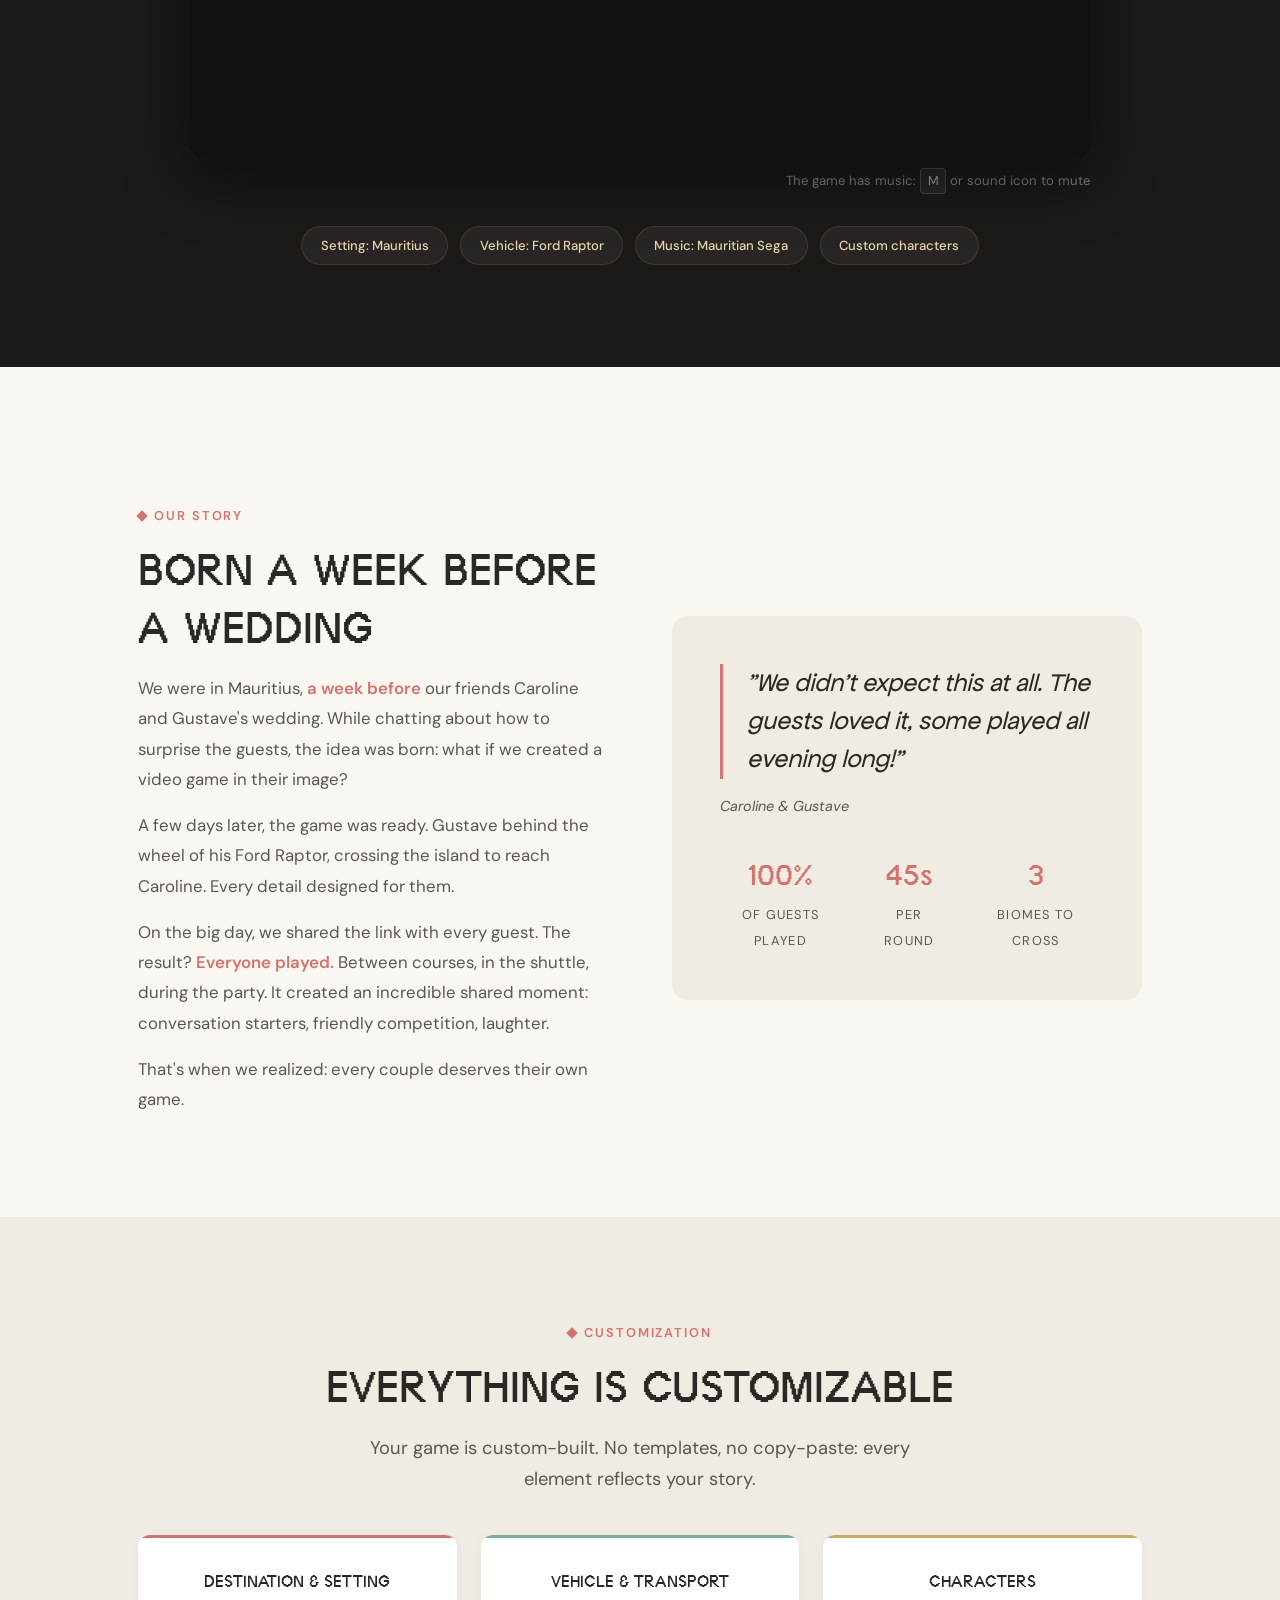
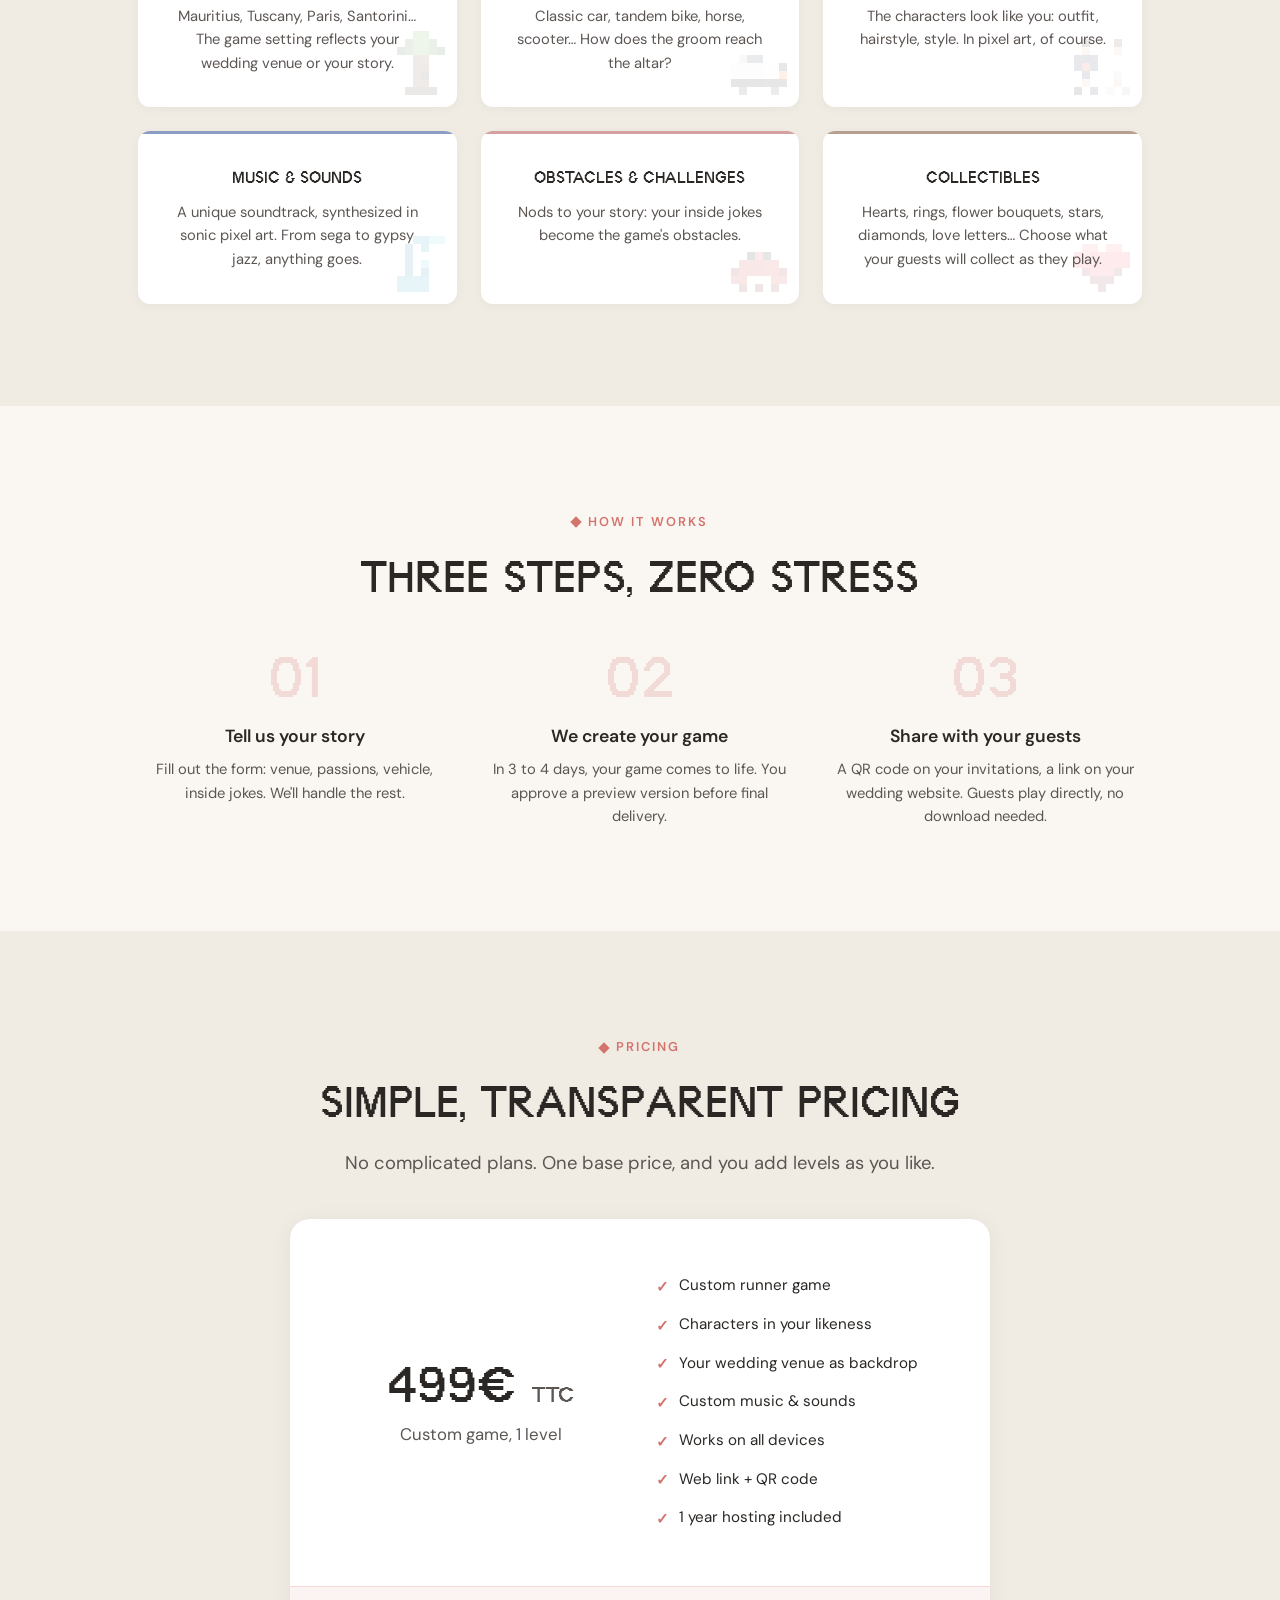
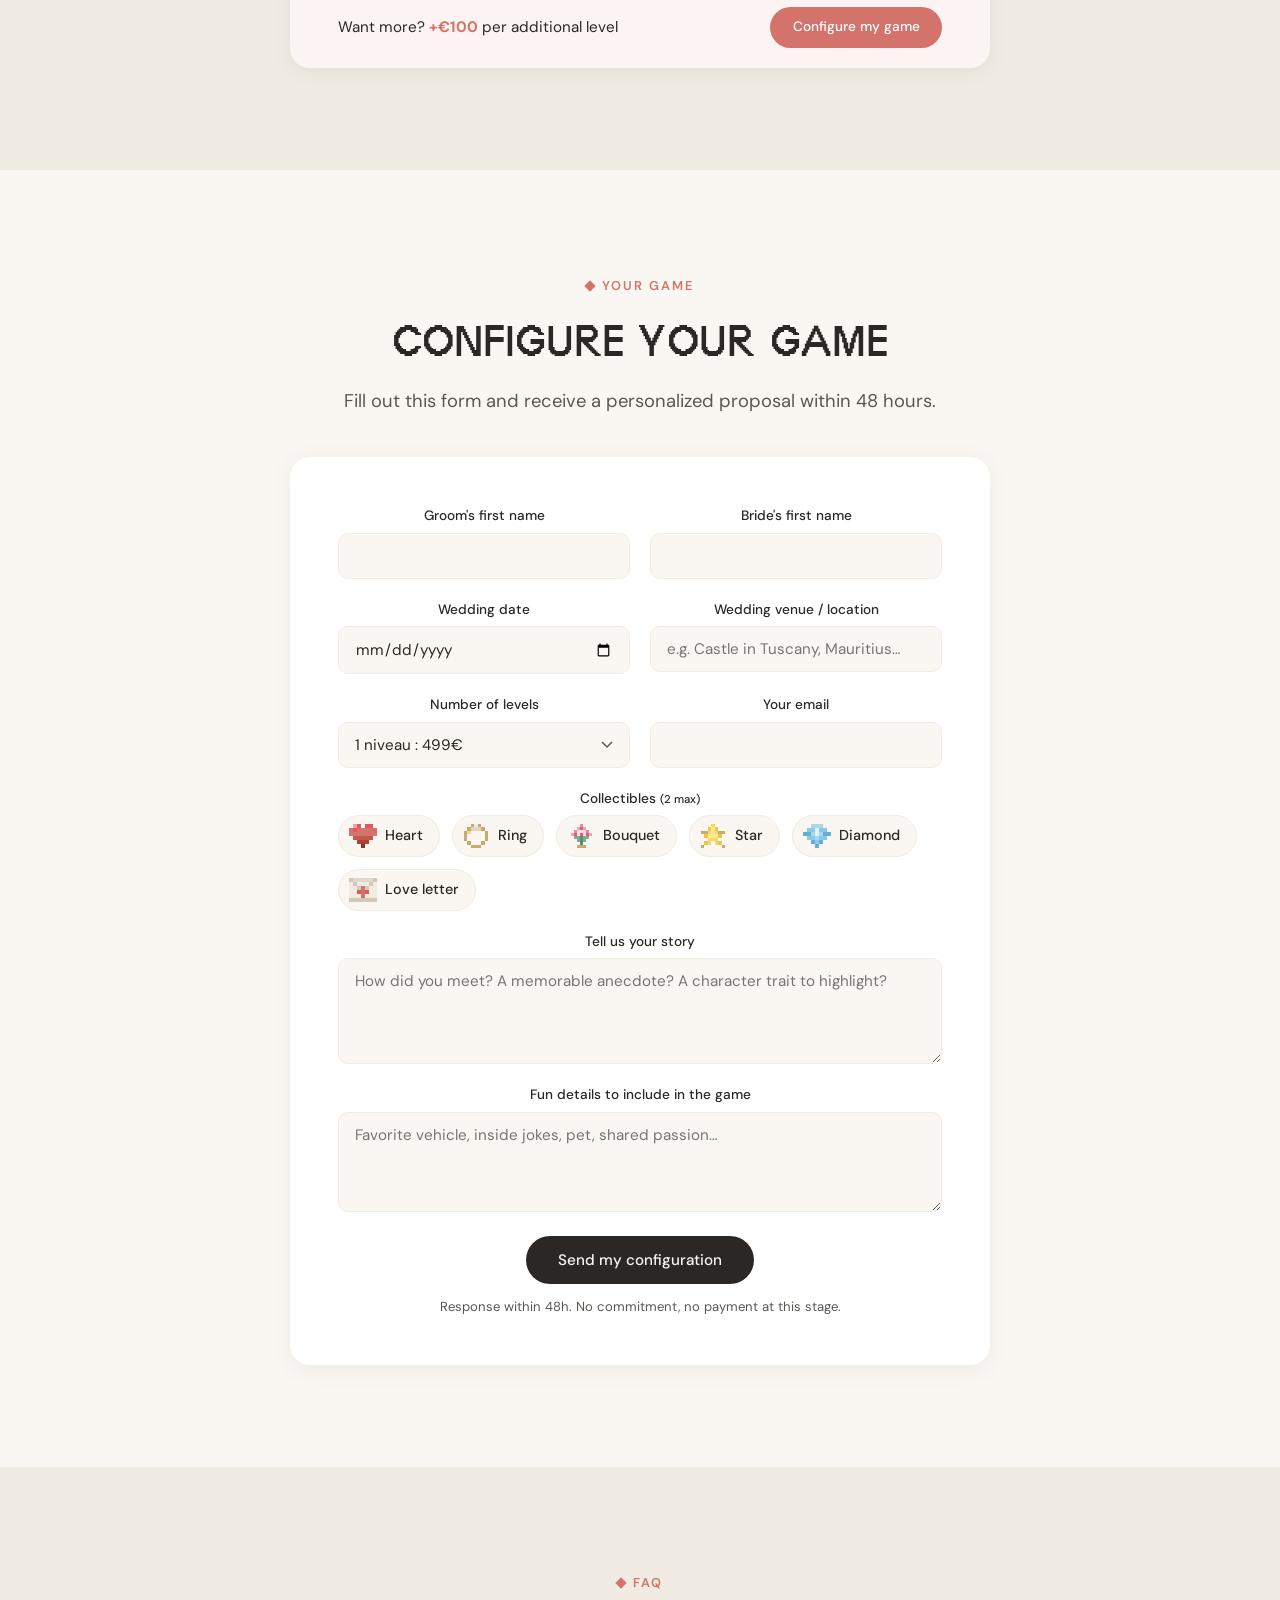
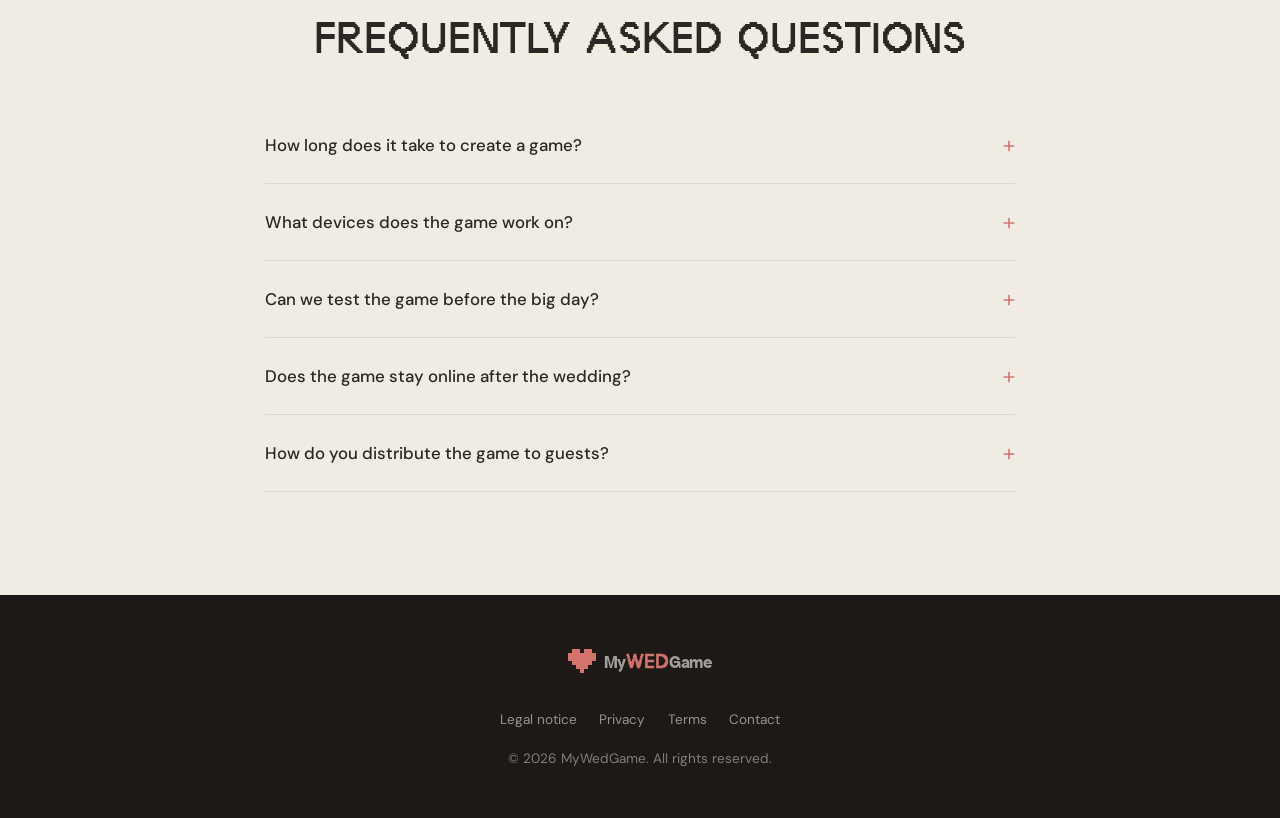
<file: en.html>
<!DOCTYPE html>
<!-- Genere par build.py depuis index.html, ne pas editer a la main -->
<html lang="en">
<head>
  <meta charset="UTF-8">
  <meta name="viewport" content="width=device-width, initial-scale=1.0">
  <title>MyWedGame: a custom video game for your wedding</title>
  <meta name="description" content="Give your guests a unique video game, fully personalized to your love story. From €499.">
  <meta property="og:title" content="MyWedGame: a custom video game for your wedding">
  <meta property="og:description" content="A unique, interactive video game created from your love story. Playable on any device.">
  <meta name="google-site-verification" content="GrkQPrj8dz2cR0k_xP-ExTpiVB3vyQnD94Nx1XhUnGs">
  <meta property="og:type" content="website">
  <meta property="og:image" content="https://mywedgame.com/og-image.png">
  <meta property="og:image:width" content="200">
  <meta property="og:image:height" content="200">
  <meta property="og:url" content="https://mywedgame.com/en">
  <meta property="og:locale" content="en_US">
  <meta property="og:locale:alternate" content="fr_FR">
  <meta name="twitter:card" content="summary">
  <meta name="twitter:title" content="MyWedGame: a custom video game for your wedding">
  <meta name="twitter:description" content="A unique, interactive video game created from your love story. Playable on any device.">
  <meta name="twitter:image" content="https://mywedgame.com/og-image.png">
  <link rel="canonical" href="https://mywedgame.com/en">
  <link rel="alternate" hreflang="fr" href="https://mywedgame.com/">
  <link rel="alternate" hreflang="en" href="https://mywedgame.com/en">
  <link rel="alternate" hreflang="x-default" href="https://mywedgame.com/">
  <link rel="icon" type="image/png" sizes="96x96" href="/favicon-96.png">
  <link rel="icon" type="image/png" sizes="32x32" href="/favicon-32.png">
  <link rel="icon" type="image/svg+xml" href="/favicon.svg">
  <link rel="apple-touch-icon" href="/apple-touch-icon.png">
  <link rel="preconnect" href="https://fonts.googleapis.com">
  <link rel="preconnect" href="https://fonts.gstatic.com" crossorigin>
  <link href="https://fonts.googleapis.com/css2?family=DM+Sans:ital,wght@0,400;0,500;0,700;1,400&display=swap" rel="stylesheet">
  <style>
    @font-face { font-family: 'Apfel Grotezk'; src: url('fonts/ApfelGrotezk-Regular.woff2') format('woff2'); font-weight: 400; font-style: normal; font-display: swap; }
    @font-face { font-family: 'Apfel Grotezk'; src: url('fonts/ApfelGrotezk-Fett.woff2') format('woff2'); font-weight: 700; font-style: normal; font-display: swap; }
    @font-face { font-family: 'Terminal Grotesque'; src: url('fonts/terminal-grotesque-webfont.woff2') format('woff2'); font-weight: 400; font-style: normal; font-display: swap; }

    :root {
      --cream: #FAF7F2;
      --cream-dark: #F0EBE3;
      --charcoal: #2A2724;
      --charcoal-light: #5C5653;
      --coral: #D4736C;
      --coral-hover: #BD5B54;
      --coral-light: #F2DAD7;
      --coral-soft: rgba(212,115,108,0.08);
      --gold: #C9A96E;
      --gold-light: #E8D5AD;
      --dark: #1C1917;
      --dark-card: #292524;
    }

    *, *::before, *::after { margin: 0; padding: 0; box-sizing: border-box; }
    html { scroll-behavior: smooth; scroll-padding-top: 80px; }
    body { font-family: 'DM Sans', sans-serif; color: var(--charcoal); background: var(--cream); line-height: 1.6; -webkit-font-smoothing: antialiased; }

    html:not([lang="en"]) .en { display: none !important; }
    html[lang="en"] .fr { display: none !important; }

    .rv { opacity: 0; transform: translateY(24px); transition: opacity 0.7s ease, transform 0.7s ease; }
    .rv.vis { opacity: 1; transform: none; }
    .rv-d1 { transition-delay: 0.1s; }
    .rv-d2 { transition-delay: 0.2s; }
    .rv-d3 { transition-delay: 0.3s; }
    .rv-d4 { transition-delay: 0.4s; }
    .rv-d5 { transition-delay: 0.5s; }

    .ctn { max-width: 1100px; margin: 0 auto; padding: 0 clamp(1.5rem, 5vw, 3rem); }
    section { padding: clamp(4rem, 8vw, 7rem) 0; }

    h2 { font-family: 'Terminal Grotesque', sans-serif; font-size: clamp(2rem, 4vw, 3rem); font-weight: 400; line-height: 1.2; margin-bottom: 1rem; text-transform: uppercase; }
    .section-tag { display: inline-flex; align-items: center; gap: 0.5rem; font-size: 0.8rem; font-weight: 600; letter-spacing: 0.15em; text-transform: uppercase; color: var(--coral); margin-bottom: 1rem; }
    .section-tag::before { content: ''; width: 8px; height: 8px; background: var(--coral); transform: rotate(45deg); }
    .section-sub { font-size: clamp(1rem, 1.5vw, 1.15rem); color: var(--charcoal-light); max-width: 600px; line-height: 1.7; }

    .btn { display: inline-flex; align-items: center; justify-content: center; gap: 0.5rem; padding: 0.875rem 2rem; border-radius: 100px; font-family: 'DM Sans', sans-serif; font-size: 0.95rem; font-weight: 500; text-decoration: none; transition: all 0.3s ease; cursor: pointer; border: none; }
    .btn-primary { background: var(--charcoal); color: var(--cream); }
    .btn-primary:hover { background: var(--coral); transform: translateY(-2px); box-shadow: 0 8px 24px rgba(212,115,108,0.3); }
    .btn-outline { background: transparent; color: var(--charcoal); border: 1.5px solid var(--charcoal); }
    .btn-outline:hover { background: var(--charcoal); color: var(--cream); transform: translateY(-2px); }
    .btn-coral { background: var(--coral); color: white; }
    .btn-coral:hover { background: var(--coral-hover); transform: translateY(-2px); box-shadow: 0 8px 24px rgba(212,115,108,0.3); }
    .btn-light { background: rgba(250,247,242,0.15); color: var(--cream); border: 1.5px solid rgba(250,247,242,0.3); }
    .btn-light:hover { background: var(--cream); color: var(--charcoal); transform: translateY(-2px); }
    .btn-sm { padding: 0.6rem 1.4rem; font-size: 0.85rem; }

    /* NAV */
    .nav { position: fixed; top: 0; left: 0; right: 0; z-index: 100; padding: 1.25rem 0; transition: padding 0.4s, background 0.4s, box-shadow 0.4s; }
    .nav.scrolled { background: rgba(250,247,242,0.92); backdrop-filter: blur(12px); -webkit-backdrop-filter: blur(12px); padding: 0.75rem 0; box-shadow: 0 1px 0 rgba(0,0,0,0.06); }
    .nav-inner { display: flex; align-items: center; justify-content: space-between; }
    .logo { text-decoration: none; font-family: 'Apfel Grotezk', sans-serif; font-size: 1.4rem; font-weight: 700; letter-spacing: -0.03em; display: inline-flex; align-items: center; gap: 0.5rem; color: var(--charcoal); }
    .logo-heart { width: 28px; height: 24px; flex-shrink: 0; animation: heartPulse 10s ease infinite; }
    @keyframes heartPulse {
      0%, 100% { fill: #D4736C; }
      20% { fill: #C9A96E; }
      40% { fill: #7BAE8E; }
      60% { fill: #8B9DC3; }
      80% { fill: #D4A0A0; }
    }
    .logo-text { display: inline-flex; align-items: baseline; }
    .logo-wed { font-family: 'Terminal Grotesque', sans-serif; font-weight: 400; color: var(--coral); text-transform: uppercase; font-size: 1.3em; letter-spacing: 0.01em; -webkit-text-stroke: 0.5px var(--coral); }
    .nav-links { display: flex; align-items: center; gap: 2rem; list-style: none; }
    .nav-links a { text-decoration: none; color: var(--charcoal); font-size: 0.9rem; font-weight: 500; position: relative; }
    .nav-links a::after { content: ''; position: absolute; bottom: -4px; left: 0; width: 0; height: 1.5px; background: var(--coral); transition: width 0.3s; }
    .nav-links a:hover::after { width: 100%; }
    .nav-right { display: flex; align-items: center; gap: 1.25rem; }
    .lang-toggle { display: flex; border: 1.5px solid var(--charcoal); border-radius: 100px; overflow: hidden; }
    .lang-btn { padding: 0.35rem 0.85rem; font-family: 'DM Sans', sans-serif; font-size: 0.75rem; font-weight: 600; letter-spacing: 0.05em; cursor: pointer; background: none; border: none; color: var(--charcoal); transition: all 0.3s; }
    .lang-btn.active { background: var(--charcoal); color: var(--cream); }
    .menu-toggle { display: none; flex-direction: column; gap: 5px; background: none; border: none; cursor: pointer; padding: 4px; }
    .menu-toggle span { display: block; width: 22px; height: 2px; background: var(--charcoal); border-radius: 2px; transition: all 0.3s; transform-origin: center; }
    .nav.open .menu-toggle span:nth-child(1) { transform: translateY(7px) rotate(45deg); }
    .nav.open .menu-toggle span:nth-child(2) { opacity: 0; }
    .nav.open .menu-toggle span:nth-child(3) { transform: translateY(-7px) rotate(-45deg); }

    /* HERO */
    .hero { min-height: 100vh; display: flex; align-items: center; justify-content: center; text-align: center; position: relative; overflow: hidden; padding-top: 80px; }
    .hero-content { position: relative; z-index: 2; }
    .hero h1 { font-family: 'Terminal Grotesque', sans-serif; font-size: clamp(2.5rem, 6vw, 4.2rem); font-weight: 400; line-height: 1.15; color: var(--charcoal); max-width: 780px; margin: 0 auto 1.5rem; text-transform: uppercase; }
    .hero h1 em { font-style: normal; color: var(--coral); }
    .hero-sub { font-size: clamp(1.05rem, 2vw, 1.2rem); color: var(--charcoal-light); max-width: 540px; margin: 0 auto 2.5rem; line-height: 1.7; }
    .hero-btns { display: flex; flex-wrap: wrap; justify-content: center; gap: 1rem; }
    .hero-price { margin-top: 1.5rem; font-size: 0.9rem; color: var(--charcoal-light); }
    .hero-price strong { color: var(--coral); font-weight: 600; }
    .hero-hearts { position: absolute; inset: 0; pointer-events: none; overflow: hidden; z-index: 1; }
    .fh { position: absolute; bottom: -20%; animation: floatH var(--d, 12s) var(--dl, 0s) linear infinite; pointer-events: none; opacity: 0; }
    @keyframes floatH {
      0% { transform: translateY(0) rotate(0deg); opacity: 0; }
      8% { opacity: var(--o, 0.15); }
      85% { opacity: var(--o, 0.15); }
      100% { transform: translateY(-120vh) rotate(var(--r, 15deg)); opacity: 0; }
    }

    /* DEMO */
    #demo { background: var(--dark); color: var(--cream); }
    #demo h2 { color: var(--cream); }
    #demo .section-tag { color: var(--gold); }
    #demo .section-tag::before { background: var(--gold); }
    #demo .section-sub { color: rgba(250,247,242,0.65); }
    .game-wrap { position: relative; width: 100%; max-width: 900px; margin: 2.5rem auto 0; border-radius: 12px; overflow: hidden; box-shadow: 0 20px 60px rgba(0,0,0,0.5); aspect-ratio: 16/9; background: #000; }
    .game-wrap iframe { width: 100%; height: 100%; border: none; display: block; }
    .game-overlay { position: absolute; inset: 0; background: rgba(28,25,23,0.7); display: flex; flex-direction: column; align-items: center; justify-content: center; cursor: pointer; z-index: 2; transition: opacity 0.5s; border-radius: 12px; }
    .game-overlay.hidden { opacity: 0; pointer-events: none; }
    .play-ring { width: 80px; height: 80px; border: 2.5px solid rgba(250,247,242,0.7); border-radius: 50%; display: flex; align-items: center; justify-content: center; margin-bottom: 1rem; transition: all 0.3s; }
    .game-overlay:hover .play-ring { background: var(--coral); border-color: var(--coral); transform: scale(1.1); }
    .play-ring::after { content: ''; border-style: solid; border-width: 10px 0 10px 18px; border-color: transparent transparent transparent var(--cream); margin-left: 4px; }
    .game-overlay span { font-size: 0.9rem; color: rgba(250,247,242,0.6); }
    .game-hint { text-align: right; max-width: 900px; margin: 0.75rem auto 0; font-size: 0.82rem; color: rgba(250,247,242,0.45); }
    .game-hint kbd { display: inline-block; background: var(--dark-card); border: 1px solid rgba(250,247,242,0.15); border-radius: 4px; padding: 0.1rem 0.4rem; font-family: 'DM Sans', sans-serif; font-size: 0.8rem; color: rgba(250,247,242,0.6); }
    .demo-tags { display: flex; flex-wrap: wrap; justify-content: center; gap: 0.75rem; margin-top: 2rem; }
    .demo-tag { background: var(--dark-card); color: var(--gold-light); padding: 0.5rem 1.15rem; border-radius: 100px; font-size: 0.82rem; font-weight: 500; border: 1px solid rgba(201,169,110,0.15); }

    /* STORY */
    #story { background: var(--cream); }
    .story-layout { display: grid; grid-template-columns: 1fr 1fr; gap: clamp(2rem, 5vw, 4rem); align-items: center; margin-top: 2rem; }
    .story-text { font-size: 1.05rem; line-height: 1.8; color: var(--charcoal-light); }
    .story-text p + p { margin-top: 1rem; }
    .story-text em { color: var(--coral); font-style: normal; font-weight: 600; }
    .story-visual { background: var(--cream-dark); border-radius: 16px; padding: clamp(2rem, 4vw, 3rem); position: relative; overflow: hidden; }
    .story-quote { font-family: 'Apfel Grotezk', sans-serif; font-size: clamp(1.25rem, 2.5vw, 1.6rem); font-style: italic; color: var(--charcoal); line-height: 1.5; position: relative; padding-left: 1.5rem; border-left: 3px solid var(--coral); }
    .story-stat { display: flex; gap: 2rem; margin-top: 2rem; }
    .story-stat div { text-align: center; }
    .story-stat .num { font-family: 'Terminal Grotesque', sans-serif; font-size: 2rem; font-weight: 400; color: var(--coral); display: block; }
    .story-stat .lbl { font-size: 0.8rem; color: var(--charcoal-light); text-transform: uppercase; letter-spacing: 0.1em; }

    /* CUSTOMIZE */
    #customize { background: var(--cream-dark); }
    .custom-grid { display: grid; grid-template-columns: repeat(3, 1fr); gap: 1.5rem; margin-top: 2.5rem; }
    .custom-card { background: white; padding: 2rem 1.75rem; border-radius: 12px; position: relative; overflow: hidden; transition: all 0.3s ease; box-shadow: 0 2px 12px rgba(0,0,0,0.04); }
    .custom-card:hover { transform: translateY(-4px); box-shadow: 0 12px 32px rgba(0,0,0,0.08); }
    .custom-card::before { content: ''; position: absolute; top: 0; left: 0; right: 0; height: 3px; background: var(--accent, var(--coral)); }
    .custom-card h3 { font-family: 'Terminal Grotesque', sans-serif; font-size: 1.15rem; font-weight: 400; margin-bottom: 0.5rem; text-transform: uppercase; }
    .custom-card p { font-size: 0.92rem; color: var(--charcoal-light); line-height: 1.6; position: relative; z-index: 1; }
    .card-pixel { position: absolute; bottom: 12px; right: 12px; opacity: 0.1; pointer-events: none; transition: opacity 0.3s; }
    .custom-card:hover .card-pixel { opacity: 0.25; }
    .c1 { --accent: #D4736C; } .c2 { --accent: #7BAE8E; } .c3 { --accent: #C9A96E; }
    .c4 { --accent: #8B9DC3; } .c5 { --accent: #D4A0A0; } .c6 { --accent: #B8A090; }

    /* PROCESS */
    #process { background: var(--cream); }
    .steps { display: grid; grid-template-columns: repeat(3, 1fr); gap: 2rem; margin-top: 2.5rem; }
    .step { text-align: center; }
    .step-num { font-family: 'Terminal Grotesque', sans-serif; font-size: clamp(3rem, 5vw, 4rem); font-weight: 400; color: var(--coral-light); line-height: 1; margin-bottom: 0.75rem; }
    .step h3 { font-size: 1.1rem; font-weight: 600; margin-bottom: 0.5rem; }
    .step p { font-size: 0.92rem; color: var(--charcoal-light); line-height: 1.6; max-width: 300px; margin: 0 auto; }

    /* PRICING */
    #pricing { background: var(--cream-dark); }
    .price-box { max-width: 700px; margin: 2.5rem auto 0; background: white; border-radius: 20px; overflow: hidden; box-shadow: 0 4px 24px rgba(0,0,0,0.06); }
    .price-main { padding: clamp(2rem, 5vw, 3rem); display: flex; align-items: center; gap: 2rem; flex-wrap: wrap; }
    .price-left { flex: 1; min-width: 240px; }
    .price-amount { font-family: 'Terminal Grotesque', sans-serif; font-size: clamp(2.5rem, 5vw, 3.5rem); font-weight: 400; color: var(--charcoal); line-height: 1; }
    .price-amount small { font-size: 0.45em; font-weight: 400; color: var(--charcoal-light); vertical-align: baseline; }
    .price-subtitle { font-size: 1.05rem; color: var(--charcoal-light); margin-top: 0.5rem; }
    .price-right { flex: 1; min-width: 240px; }
    .price-includes { list-style: none; }
    .price-includes li { padding: 0.4rem 0; font-size: 0.95rem; display: flex; align-items: flex-start; gap: 0.6rem; }
    .price-includes li::before { content: '\2713'; color: var(--coral); font-weight: 700; flex-shrink: 0; margin-top: 0.1rem; }
    .price-extra { background: var(--coral-soft); padding: 1.25rem clamp(2rem, 5vw, 3rem); display: flex; align-items: center; justify-content: space-between; flex-wrap: wrap; gap: 1rem; border-top: 1px solid var(--coral-light); }
    .price-extra-text { font-size: 0.95rem; }
    .price-extra-text strong { color: var(--coral); }
    .price-cta { text-align: center; padding: 0 clamp(2rem, 5vw, 3rem) clamp(2rem, 5vw, 3rem); }

    /* FORM */
    #configurator { background: var(--cream); }
    .form-box { max-width: 700px; margin: 2.5rem auto 0; background: white; border-radius: 20px; padding: clamp(2rem, 5vw, 3rem); box-shadow: 0 4px 24px rgba(0,0,0,0.06); }
    .form-grid { display: grid; grid-template-columns: 1fr 1fr; gap: 1.25rem; }
    .form-group { display: flex; flex-direction: column; gap: 0.35rem; }
    .form-group.full { grid-column: 1 / -1; }
    .form-group label { font-size: 0.85rem; font-weight: 500; color: var(--charcoal); }
    .form-group input, .form-group select, .form-group textarea {
      font-family: 'DM Sans', sans-serif; font-size: 0.95rem; padding: 0.75rem 1rem;
      border: 1.5px solid var(--cream-dark); border-radius: 10px; background: var(--cream);
      color: var(--charcoal); transition: border-color 0.3s, box-shadow 0.3s; outline: none;
    }
    .form-group input:focus, .form-group select:focus, .form-group textarea:focus {
      border-color: var(--coral); box-shadow: 0 0 0 3px rgba(212,115,108,0.1);
    }
    .form-group textarea { resize: vertical; min-height: 100px; }
    .form-group select { cursor: pointer; appearance: none; background-image: url("data:image/svg+xml,%3Csvg xmlns='http://www.w3.org/2000/svg' width='12' height='8'%3E%3Cpath d='M1 1l5 5 5-5' stroke='%235C5653' stroke-width='1.5' fill='none'/%3E%3C/svg%3E"); background-repeat: no-repeat; background-position: right 1rem center; padding-right: 2.5rem; }
    .collectible-picker { display: flex; flex-wrap: wrap; gap: 0.75rem; }
    .coll-tag { cursor: pointer; }
    .coll-tag input { display: none; }
    .coll-wrap { display: inline-flex; align-items: center; gap: 0.5rem; padding: 0.5rem 1rem 0.5rem 0.6rem; border-radius: 100px; border: 1.5px solid var(--cream-dark); background: var(--cream); font-size: 0.9rem; color: var(--charcoal); transition: all 0.25s; user-select: none; }
    .coll-tag input:checked + .coll-wrap { border-color: var(--coral); background: var(--coral-light); color: var(--charcoal); }
    .coll-tag:hover .coll-wrap { border-color: var(--coral); }
    .coll-icon { width: 28px; height: 24px; flex-shrink: 0; }
    .form-submit { text-align: center; margin-top: 1.5rem; }
    .form-note { font-size: 0.82rem; color: var(--charcoal-light); margin-top: 0.75rem; }

    /* FAQ */
    #faq { background: var(--cream-dark); }
    .faq-list { max-width: 750px; margin: 2.5rem auto 0; }
    .faq-item { border-bottom: 1px solid rgba(0,0,0,0.08); }
    .faq-q { width: 100%; text-align: left; background: none; border: none; padding: 1.25rem 0; font-family: 'DM Sans', sans-serif; font-size: 1.05rem; font-weight: 500; color: var(--charcoal); cursor: pointer; display: flex; justify-content: space-between; align-items: center; gap: 1rem; line-height: 1.5; }
    .faq-q::after { content: '+'; font-size: 1.5rem; font-weight: 300; color: var(--coral); transition: transform 0.3s; flex-shrink: 0; }
    .faq-item.open .faq-q::after { transform: rotate(45deg); }
    .faq-a { max-height: 0; overflow: hidden; transition: max-height 0.4s ease; }
    .faq-a p { padding-bottom: 1.25rem; font-size: 0.95rem; color: var(--charcoal-light); line-height: 1.7; }
    .faq-item.open .faq-a { max-height: 300px; }

    /* FOOTER */
    footer { background: var(--dark); color: rgba(250,247,242,0.45); padding: 3rem 0; text-align: center; font-size: 0.85rem; }
    footer .logo { justify-content: center; margin-bottom: 0.75rem; font-size: 1.1rem; }
    footer .logo-my, footer .logo-game { color: rgba(250,247,242,0.6); }
    footer .logo-wed { color: var(--coral); }
    footer .footer-links { display: flex; flex-wrap: wrap; gap: 0.4rem 1.4rem; justify-content: center; margin-top: 1.1rem; }
    footer .footer-links a { color: rgba(250,247,242,0.55); text-decoration: none; }
    footer .footer-links a:hover { color: var(--coral); }

    /* RESPONSIVE */
    @media (max-width: 768px) {
      .custom-grid, .steps { grid-template-columns: 1fr; }
      .form-grid { grid-template-columns: 1fr; }
      .story-layout { grid-template-columns: 1fr; }
      .nav-links { display: none; position: absolute; top: 100%; left: 0; right: 0; flex-direction: column; background: rgba(250,247,242,0.98); backdrop-filter: blur(12px); padding: 1.5rem clamp(1.5rem, 5vw, 3rem); box-shadow: 0 8px 24px rgba(0,0,0,0.1); gap: 0.5rem; }
      .nav.open .nav-links { display: flex; }
      .menu-toggle { display: flex; }
      .nav-cta-desktop { display: none !important; }
      .hero-btns { flex-direction: column; align-items: center; }
      .price-main { flex-direction: column; text-align: center; }
      .price-extra { flex-direction: column; text-align: center; }
    }
    @media (min-width: 769px) and (max-width: 1024px) {
      .custom-grid { grid-template-columns: repeat(2, 1fr); }
    }
  </style>
</head>
<body>

<svg style="display:none" aria-hidden="true">
  <symbol id="ph" viewBox="0 0 7 6">
    <rect x="1" y="0" width="2" height="1"/>
    <rect x="4" y="0" width="2" height="1"/>
    <rect x="0" y="1" width="7" height="2"/>
    <rect x="1" y="3" width="5" height="1"/>
    <rect x="2" y="4" width="3" height="1"/>
    <rect x="3" y="5" width="1" height="1"/>
  </symbol>
</svg>

<!-- NAV -->
<nav class="nav" id="nav">
  <div class="ctn nav-inner">
    <a href="#" class="logo"><svg class="logo-heart" viewBox="0 0 7 6" shape-rendering="crispEdges" fill="var(--coral)"><use href="#ph"/></svg><span class="logo-text"><span class="logo-my">My</span><span class="logo-wed">Wed</span><span class="logo-game">Game</span></span></a>
    <ul class="nav-links">
      <li><a href="#demo"><span class="fr">Voir le jeu</span><span class="en">See the game</span></a></li>
      <li><a href="#story"><span class="fr">Notre histoire</span><span class="en">Our story</span></a></li>
      <li><a href="#pricing"><span class="fr">Le prix</span><span class="en">Pricing</span></a></li>
      <li><a href="#configurator"><span class="fr">On crée le vôtre&nbsp;?</span><span class="en">Create yours</span></a></li>
    </ul>
    <div class="nav-right">
      <div class="lang-toggle">
        <button class="lang-btn active" data-lang="fr">FR</button>
        <button class="lang-btn" data-lang="en">EN</button>
      </div>
      <a href="#configurator" class="btn btn-primary btn-sm nav-cta-desktop"><span class="fr">Je me lance</span><span class="en">Let's go</span></a>
      <button class="menu-toggle" aria-label="Menu"><span></span><span></span><span></span></button>
    </div>
  </div>
</nav>

<!-- HERO -->
<section id="hero" class="hero">
  <div class="hero-hearts">
    <svg class="fh" style="left:5%;--d:14s;--dl:-2s;--o:0.15;--r:10deg;fill:var(--coral-light)" width="21" height="18" viewBox="0 0 7 6" shape-rendering="crispEdges"><use href="#ph"/></svg>
    <svg class="fh" style="left:15%;--d:11s;--dl:-8s;--o:0.1;--r:-12deg;fill:var(--coral-light)" width="14" height="12" viewBox="0 0 7 6" shape-rendering="crispEdges"><use href="#ph"/></svg>
    <svg class="fh" style="left:32%;--d:16s;--dl:-3s;--o:0.18;--r:20deg;fill:var(--coral)" width="24" height="21" viewBox="0 0 7 6" shape-rendering="crispEdges"><use href="#ph"/></svg>
    <svg class="fh" style="left:48%;--d:13s;--dl:-10s;--o:0.08;--r:-8deg;fill:var(--gold-light)" width="17" height="15" viewBox="0 0 7 6" shape-rendering="crispEdges"><use href="#ph"/></svg>
    <svg class="fh" style="left:62%;--d:15s;--dl:-5s;--o:0.14;--r:15deg;fill:var(--coral-light)" width="21" height="18" viewBox="0 0 7 6" shape-rendering="crispEdges"><use href="#ph"/></svg>
    <svg class="fh" style="left:78%;--d:12s;--dl:-1s;--o:0.12;--r:-18deg;fill:var(--coral)" width="18" height="15" viewBox="0 0 7 6" shape-rendering="crispEdges"><use href="#ph"/></svg>
    <svg class="fh" style="left:90%;--d:17s;--dl:-7s;--o:0.09;--r:12deg;fill:var(--gold)" width="12" height="10" viewBox="0 0 7 6" shape-rendering="crispEdges"><use href="#ph"/></svg>
    <svg class="fh" style="left:52%;--d:18s;--dl:-13s;--o:0.06;--r:-5deg;fill:var(--coral-light)" width="28" height="24" viewBox="0 0 7 6" shape-rendering="crispEdges"><use href="#ph"/></svg>
  </div>
  <div class="hero-content ctn">
    <h1 class="rv">
      <span class="fr">Votre histoire d'amour<br>mérite son propre <em>jeu vidéo</em></span>
      <span class="en">Your love story<br>deserves its own <em>video game</em></span>
    </h1>
    <p class="hero-sub rv rv-d1">
      <span class="fr">Offrez à vos invités une expérience interactive et unique, entièrement créée à partir de votre histoire.</span>
      <span class="en">Give your guests a unique interactive experience, entirely crafted from your love story.</span>
    </p>
    <div class="hero-btns rv rv-d2">
      <a href="#demo" class="btn btn-primary"><span class="fr">Voir la démo</span><span class="en">See the demo</span></a>
      <a href="#configurator" class="btn btn-outline"><span class="fr">Configurer mon jeu</span><span class="en">Configure my game</span></a>
    </div>
  </div>
</section>

<!-- DEMO -->
<section id="demo">
  <div class="ctn" style="text-align:center">
    <div class="section-tag rv"><span class="fr">Exemple</span><span class="en">Demo</span></div>
    <h2 class="rv rv-d1">
      <span class="fr">Le jeu de Caroline &amp; Gustave</span>
      <span class="en">Caroline &amp; Gustave's game</span>
    </h2>
    <p class="section-sub rv rv-d2" style="margin:0 auto 0">
      <span class="fr">Pour leur mariage à l'île Maurice, on a créé un runner pixel-art où Gustave traverse l'île au volant de son Ford Raptor pour rejoindre Caroline. Chaque élément est sur mesure.</span>
      <span class="en">For their wedding in Mauritius, we created a pixel-art runner where Gustave crosses the island in his Ford Raptor to reach Caroline. Every element is custom-made.</span>
    </p>
    <div class="game-wrap rv rv-d3">
      <div class="game-overlay" id="gameOverlay">
        <div class="play-ring"></div>
        <span><span class="fr">Cliquez pour jouer</span><span class="en">Click to play</span></span>
      </div>
      <iframe src="https://superkostia.github.io/gustave-caroline-mauritius-run/" loading="lazy" allow="autoplay" allowfullscreen title="Gustave &amp; Caroline: The Mauritius Run"></iframe>
    </div>
    <p class="game-hint rv rv-d4"><span class="fr">Le jeu contient de la musique : <kbd>M</kbd> ou icône son pour couper</span><span class="en">The game has music: <kbd>M</kbd> or sound icon to mute</span></p>
    <div class="demo-tags rv rv-d4">
      <span class="demo-tag"><span class="fr">Décor : Île Maurice</span><span class="en">Setting: Mauritius</span></span>
      <span class="demo-tag"><span class="fr">Véhicule : Ford Raptor</span><span class="en">Vehicle: Ford Raptor</span></span>
      <span class="demo-tag"><span class="fr">Musique : Séga mauricien</span><span class="en">Music: Mauritian Sega</span></span>
      <span class="demo-tag"><span class="fr">Personnages sur mesure</span><span class="en">Custom characters</span></span>
    </div>
  </div>
</section>

<!-- STORY -->
<section id="story">
  <div class="ctn">
    <div class="story-layout">
      <div>
        <div class="section-tag rv"><span class="fr">Notre histoire</span><span class="en">Our story</span></div>
        <h2 class="rv rv-d1">
          <span class="fr">Né une semaine avant un mariage</span>
          <span class="en">Born a week before a wedding</span>
        </h2>
        <div class="story-text rv rv-d2">
          <span class="fr">
            <p>On était à l'île Maurice, <em>une semaine avant le mariage</em> de nos amis Caroline et Gustave. En discutant de comment surprendre les invités, l'idée est née : et si on créait un jeu vidéo à leur image ?</p>
            <p>Quelques jours plus tard, le jeu était prêt. Gustave au volant de son Ford Raptor, traversant l'île pour rejoindre Caroline. Chaque détail pensé pour eux.</p>
            <p>Le jour J, on a partagé le lien à tous les invités. Le résultat ? <em>Tout le monde a joué.</em> Entre les plats, dans la navette, pendant la soirée. Ça a créé un moment de partage incroyable, un sujet de conversation, de la compétition amicale, des fous rires.</p>
            <p>C'est là qu'on a compris : chaque couple mérite son propre jeu.</p>
          </span>
          <span class="en">
            <p>We were in Mauritius, <em>a week before</em> our friends Caroline and Gustave's wedding. While chatting about how to surprise the guests, the idea was born: what if we created a video game in their image?</p>
            <p>A few days later, the game was ready. Gustave behind the wheel of his Ford Raptor, crossing the island to reach Caroline. Every detail designed for them.</p>
            <p>On the big day, we shared the link with every guest. The result? <em>Everyone played.</em> Between courses, in the shuttle, during the party. It created an incredible shared moment: conversation starters, friendly competition, laughter.</p>
            <p>That's when we realized: every couple deserves their own game.</p>
          </span>
        </div>
      </div>
      <div class="story-visual rv rv-d3">
        <div class="story-quote">
          <span class="fr">&laquo; On ne s'attendait pas du tout à ça. Les invités ont adoré, certains ont joué toute la soirée ! &raquo;</span>
          <span class="en">"We didn't expect this at all. The guests loved it, some played all evening long!"</span>
        </div>
        <p style="margin-top:1rem;font-size:0.9rem;color:var(--charcoal-light);font-style:italic">Caroline &amp; Gustave</p>
        <div class="story-stat">
          <div><span class="num">100%</span><span class="lbl"><span class="fr">des invités ont joué</span><span class="en">of guests played</span></span></div>
          <div><span class="num">45s</span><span class="lbl"><span class="fr">par partie</span><span class="en">per round</span></span></div>
          <div><span class="num">3</span><span class="lbl"><span class="fr">biomes à traverser</span><span class="en">biomes to cross</span></span></div>
        </div>
      </div>
    </div>
  </div>
</section>

<!-- CUSTOMIZATION -->
<section id="customize">
  <div class="ctn" style="text-align:center">
    <div class="section-tag rv"><span class="fr">Personnalisation</span><span class="en">Customization</span></div>
    <h2 class="rv rv-d1">
      <span class="fr">Tout est personnalisable</span>
      <span class="en">Everything is customizable</span>
    </h2>
    <p class="section-sub rv rv-d2" style="margin:0 auto">
      <span class="fr">Votre jeu est créé sur mesure. Aucun template, aucun copier-coller : chaque élément reflète votre histoire.</span>
      <span class="en">Your game is custom-built. No templates, no copy-paste: every element reflects your story.</span>
    </p>
    <div class="custom-grid">
      <div class="custom-card c1 rv">
        <h3><span class="fr">Destination &amp; Décor</span><span class="en">Destination &amp; Setting</span></h3>
        <p><span class="fr">Île Maurice, Toscane, Paris, Santorini… Le décor du jeu reflète votre lieu de mariage ou votre histoire.</span><span class="en">Mauritius, Tuscany, Paris, Santorini… The game setting reflects your wedding venue or your story.</span></p>
        <svg class="card-pixel" width="48" height="64" viewBox="0 0 6 8" shape-rendering="crispEdges"><rect fill="#5BA844" x="2" y="0" width="2" height="1"/><rect fill="#3A7A2F" x="1" y="1" width="1" height="1"/><rect fill="#5BA844" x="2" y="1" width="2" height="1"/><rect fill="#3A7A2F" x="4" y="1" width="1" height="1"/><rect fill="#235318" x="0" y="2" width="1" height="1"/><rect fill="#3A7A2F" x="1" y="2" width="1" height="1"/><rect fill="#5BA844" x="2" y="2" width="2" height="1"/><rect fill="#3A7A2F" x="4" y="2" width="1" height="1"/><rect fill="#235318" x="5" y="2" width="1" height="1"/><rect fill="#5C3A1E" x="2" y="3" width="2" height="1"/><rect fill="#7E5230" x="3" y="3" width="1" height="1"/><rect fill="#5C3A1E" x="2" y="4" width="2" height="1"/><rect fill="#3E2715" x="3" y="5" width="1" height="1"/><rect fill="#5C3A1E" x="2" y="5" width="1" height="1"/><rect fill="#5C3A1E" x="2" y="6" width="2" height="1"/><rect fill="#3E2715" x="1" y="7" width="4" height="1"/></svg>
      </div>
      <div class="custom-card c2 rv rv-d1">
        <h3><span class="fr">Véhicule &amp; Transport</span><span class="en">Vehicle &amp; Transport</span></h3>
        <p><span class="fr">Voiture de collection, vélo tandem, cheval, scooter… Comment le marié rejoint-il l'autel ?</span><span class="en">Classic car, tandem bike, horse, scooter… How does the groom reach the altar?</span></p>
        <svg class="card-pixel" width="56" height="40" viewBox="0 0 7 5" shape-rendering="crispEdges"><rect fill="#CFCFCD" x="1" y="0" width="3" height="1"/><rect fill="#3A4A5C" x="2" y="0" width="2" height="1"/><rect fill="#F0F0EE" x="0" y="1" width="6" height="1"/><rect fill="#1A1A1A" x="6" y="1" width="1" height="1"/><rect fill="#F0F0EE" x="0" y="2" width="6" height="1"/><rect fill="#1A1A1A" x="6" y="2" width="1" height="1"/><rect fill="#FF6B1F" x="6" y="2" width="1" height="1"/><rect fill="#1A1A1A" x="0" y="3" width="7" height="1"/><rect fill="#0E0E0E" x="1" y="4" width="1" height="1"/><rect fill="#0E0E0E" x="5" y="4" width="1" height="1"/><rect fill="#4A4A4A" x="1" y="4" width="1" height="1"/><rect fill="#4A4A4A" x="5" y="4" width="1" height="1"/></svg>
      </div>
      <div class="custom-card c3 rv rv-d2">
        <h3><span class="fr">Personnages</span><span class="en">Characters</span></h3>
        <p><span class="fr">Les personnages vous ressemblent : tenue, coiffure, style. En pixel-art, bien sûr.</span><span class="en">The characters look like you: outfit, hairstyle, style. In pixel art, of course.</span></p>
        <svg class="card-pixel" width="56" height="56" viewBox="0 0 7 7" shape-rendering="crispEdges"><rect fill="#2A1F18" x="1" y="0" width="1" height="1"/><rect fill="#5C3A20" x="5" y="0" width="1" height="1"/><rect fill="#E5B894" x="1" y="1" width="1" height="1"/><rect fill="#EAB994" x="5" y="1" width="1" height="1"/><rect fill="#1E2A4A" x="0" y="2" width="3" height="1"/><rect fill="#FCFCFC" x="4" y="2" width="3" height="1"/><rect fill="#1E2A4A" x="0" y="3" width="3" height="1"/><rect fill="#FCFCFC" x="4" y="3" width="3" height="1"/><rect fill="#D63A2F" x="1" y="3" width="1" height="1"/><rect fill="#1E2A4A" x="1" y="4" width="1" height="1"/><rect fill="#D8D8E0" x="5" y="4" width="1" height="1"/><rect fill="#E5B894" x="1" y="5" width="1" height="1"/><rect fill="#EAB994" x="5" y="5" width="1" height="1"/><rect fill="#0F1828" x="0" y="6" width="1" height="1"/><rect fill="#1E2A4A" x="2" y="6" width="1" height="1"/><rect fill="#D8D8E0" x="4" y="6" width="1" height="1"/><rect fill="#B0B0BA" x="6" y="6" width="1" height="1"/></svg>
      </div>
      <div class="custom-card c4 rv rv-d3">
        <h3><span class="fr">Musique &amp; Sons</span><span class="en">Music &amp; Sounds</span></h3>
        <p><span class="fr">Une bande-son unique, synthétisée en pixel-art sonore. Du séga au jazz manouche, tout est possible.</span><span class="en">A unique soundtrack, synthesized in sonic pixel art. From sega to gypsy jazz, anything goes.</span></p>
        <svg class="card-pixel" width="48" height="56" viewBox="0 0 6 7" shape-rendering="crispEdges"><rect fill="#1FA0BC" x="2" y="0" width="2" height="1"/><rect fill="#5DC8DA" x="4" y="0" width="2" height="1"/><rect fill="#0E7A95" x="1" y="1" width="1" height="1"/><rect fill="#1FA0BC" x="3" y="1" width="1" height="1"/><rect fill="#0E7A95" x="1" y="2" width="1" height="1"/><rect fill="#0E7A95" x="1" y="3" width="1" height="1"/><rect fill="#0E7A95" x="1" y="4" width="1" height="1"/><rect fill="#1FA0BC" x="0" y="5" width="2" height="2"/><rect fill="#5DC8DA" x="3" y="3" width="1" height="1"/><rect fill="#0E7A95" x="3" y="4" width="1" height="1"/><rect fill="#1FA0BC" x="2" y="5" width="2" height="2"/></svg>
      </div>
      <div class="custom-card c5 rv rv-d4">
        <h3><span class="fr">Obstacles &amp; Défis</span><span class="en">Obstacles &amp; Challenges</span></h3>
        <p><span class="fr">Des clins d'œil à votre histoire : vos inside jokes deviennent les obstacles du jeu.</span><span class="en">Nods to your story: your inside jokes become the game's obstacles.</span></p>
        <svg class="card-pixel" width="56" height="40" viewBox="0 0 7 5" shape-rendering="crispEdges"><rect fill="#C7282E" x="2" y="0" width="3" height="1"/><rect fill="#E5394F" x="3" y="0" width="1" height="1"/><rect fill="#C7282E" x="1" y="1" width="5" height="1"/><rect fill="#7E1518" x="0" y="2" width="1" height="1"/><rect fill="#C7282E" x="1" y="2" width="5" height="1"/><rect fill="#7E1518" x="6" y="2" width="1" height="1"/><rect fill="#0E0E0E" x="2" y="0" width="1" height="1"/><rect fill="#0E0E0E" x="4" y="0" width="1" height="1"/><rect fill="#C7282E" x="0" y="3" width="2" height="1"/><rect fill="#C7282E" x="5" y="3" width="2" height="1"/><rect fill="#7E1518" x="1" y="4" width="1" height="1"/><rect fill="#7E1518" x="3" y="4" width="1" height="1"/><rect fill="#7E1518" x="5" y="4" width="1" height="1"/></svg>
      </div>
      <div class="custom-card c6 rv rv-d5">
        <h3><span class="fr">Objets à collecter</span><span class="en">Collectibles</span></h3>
        <p><span class="fr">Cœurs, alliances, bouquets de fleurs, étoiles, diamants, lettres d'amour… Choisissez ce que vos invités collecteront en jouant.</span><span class="en">Hearts, rings, flower bouquets, stars, diamonds, love letters… Choose what your guests will collect as they play.</span></p>
        <svg class="card-pixel" width="56" height="48" viewBox="0 0 7 6" shape-rendering="crispEdges"><rect fill="#FF6F84" x="1" y="0" width="2" height="1"/><rect fill="#FF6F84" x="4" y="0" width="2" height="1"/><rect fill="#E5394F" x="0" y="1" width="7" height="1"/><rect fill="#FF6F84" x="1" y="1" width="1" height="1"/><rect fill="#E5394F" x="0" y="2" width="7" height="1"/><rect fill="#7E1F2A" x="1" y="3" width="5" height="1"/><rect fill="#E5394F" x="2" y="3" width="3" height="1"/><rect fill="#7E1F2A" x="2" y="4" width="3" height="1"/><rect fill="#7E1F2A" x="3" y="5" width="1" height="1"/></svg>
      </div>
    </div>
  </div>
</section>

<!-- PROCESS -->
<section id="process">
  <div class="ctn" style="text-align:center">
    <div class="section-tag rv"><span class="fr">Comment ça marche</span><span class="en">How it works</span></div>
    <h2 class="rv rv-d1">
      <span class="fr">Trois étapes, zéro stress</span>
      <span class="en">Three steps, zero stress</span>
    </h2>
    <div class="steps">
      <div class="step rv">
        <div class="step-num">01</div>
        <h3><span class="fr">Racontez-nous votre histoire</span><span class="en">Tell us your story</span></h3>
        <p><span class="fr">Remplissez le formulaire : lieu, passions, véhicule, inside jokes. On s'occupe du reste.</span><span class="en">Fill out the form: venue, passions, vehicle, inside jokes. We'll handle the rest.</span></p>
      </div>
      <div class="step rv rv-d1">
        <div class="step-num">02</div>
        <h3><span class="fr">On crée votre jeu</span><span class="en">We create your game</span></h3>
        <p><span class="fr">En 3 à 4 jours, votre jeu prend vie. Vous validez une version de prévisualisation avant la livraison finale.</span><span class="en">In 3 to 4 days, your game comes to life. You approve a preview version before final delivery.</span></p>
      </div>
      <div class="step rv rv-d2">
        <div class="step-num">03</div>
        <h3><span class="fr">Partagez avec vos invités</span><span class="en">Share with your guests</span></h3>
        <p><span class="fr">Un QR code sur vos faire-part, un lien sur votre site de mariage. Vos invités jouent directement, sans rien installer.</span><span class="en">A QR code on your invitations, a link on your wedding website. Guests play directly, no download needed.</span></p>
      </div>
    </div>
  </div>
</section>

<!-- PRICING -->
<section id="pricing">
  <div class="ctn" style="text-align:center">
    <div class="section-tag rv"><span class="fr">Tarif</span><span class="en">Pricing</span></div>
    <h2 class="rv rv-d1">
      <span class="fr">Un prix simple et transparent</span>
      <span class="en">Simple, transparent pricing</span>
    </h2>
    <p class="section-sub rv rv-d2" style="margin:0 auto">
      <span class="fr">Pas de forfaits compliqués. Un prix de base, et vous ajoutez des niveaux selon vos envies.</span>
      <span class="en">No complicated plans. One base price, and you add levels as you like.</span>
    </p>
    <div class="price-box rv rv-d3">
      <div class="price-main">
        <div class="price-left">
          <div class="price-amount">499&euro; <small>TTC</small></div>
          <p class="price-subtitle"><span class="fr">Le jeu sur mesure, 1 niveau</span><span class="en">Custom game, 1 level</span></p>
        </div>
        <div class="price-right">
          <ul class="price-includes">
            <li><span class="fr">Jeu runner personnalisé</span><span class="en">Custom runner game</span></li>
            <li><span class="fr">Personnages à votre image</span><span class="en">Characters in your likeness</span></li>
            <li><span class="fr">Décor de votre lieu de mariage</span><span class="en">Your wedding venue as backdrop</span></li>
            <li><span class="fr">Musique &amp; sons sur mesure</span><span class="en">Custom music &amp; sounds</span></li>
            <li><span class="fr">Compatible tous appareils</span><span class="en">Works on all devices</span></li>
            <li><span class="fr">Lien web + QR code</span><span class="en">Web link + QR code</span></li>
            <li><span class="fr">Hébergement 1 an inclus</span><span class="en">1 year hosting included</span></li>
          </ul>
        </div>
      </div>
      <div class="price-extra">
        <span class="price-extra-text"><span class="fr">Envie de plus ? <strong>+100&euro;</strong> par niveau supplémentaire</span><span class="en">Want more? <strong>+&euro;100</strong> per additional level</span></span>
        <a href="#configurator" class="btn btn-coral btn-sm"><span class="fr">Configurer mon jeu</span><span class="en">Configure my game</span></a>
      </div>
    </div>
  </div>
</section>

<!-- CONFIGURATOR FORM -->
<section id="configurator">
  <div class="ctn" style="text-align:center">
    <div class="section-tag rv"><span class="fr">Votre jeu</span><span class="en">Your game</span></div>
    <h2 class="rv rv-d1">
      <span class="fr">Configurez votre jeu</span>
      <span class="en">Configure your game</span>
    </h2>
    <p class="section-sub rv rv-d2" style="margin:0 auto">
      <span class="fr">Remplissez ce formulaire et recevez une proposition personnalisée sous 48h.</span>
      <span class="en">Fill out this form and receive a personalized proposal within 48 hours.</span>
    </p>
    <form class="form-box rv rv-d3" id="configForm">
      <div class="form-grid">
        <div class="form-group">
          <label><span class="fr">Prénom du marié</span><span class="en">Groom's first name</span></label>
          <input type="text" name="groom" required>
        </div>
        <div class="form-group">
          <label><span class="fr">Prénom de la mariée</span><span class="en">Bride's first name</span></label>
          <input type="text" name="bride" required>
        </div>
        <div class="form-group">
          <label><span class="fr">Date du mariage</span><span class="en">Wedding date</span></label>
          <input type="date" name="date" required>
        </div>
        <div class="form-group">
          <label><span class="fr">Lieu du mariage</span><span class="en">Wedding venue / location</span></label>
          <input type="text" name="location" required>
        </div>
        <div class="form-group">
          <label><span class="fr">Nombre de niveaux</span><span class="en">Number of levels</span></label>
          <select name="levels" id="levelSelect">
            <option value="1">1 niveau : 499&euro;</option>
            <option value="2">2 niveaux : 599&euro;</option>
            <option value="3">3 niveaux : 699&euro;</option>
            <option value="4">4 niveaux : 799&euro;</option>
          </select>
        </div>
        <div class="form-group">
          <label><span class="fr">Votre email</span><span class="en">Your email</span></label>
          <input type="email" name="email" required>
        </div>
        <div class="form-group full">
          <label><span class="fr">Objets à collecter <small>(2 max)</small></span><span class="en">Collectibles <small>(2 max)</small></span></label>
          <div class="collectible-picker" id="collectiblePicker">
            <label class="coll-tag">
              <input type="checkbox" name="collectibles" value="coeur">
              <span class="coll-wrap"><svg class="coll-icon" viewBox="0 0 7 6" shape-rendering="crispEdges"><rect fill="#E05A5A" x="1" y="0" width="2" height="1"/><rect fill="#E05A5A" x="4" y="0" width="2" height="1"/><rect fill="#F2A5A0" x="1" y="0" width="1" height="1"/><rect fill="#D4736C" x="0" y="1" width="7" height="1"/><rect fill="#E05A5A" x="1" y="1" width="1" height="1"/><rect fill="#D4736C" x="0" y="2" width="7" height="1"/><rect fill="#C4584A" x="1" y="3" width="5" height="1"/><rect fill="#B04030" x="2" y="4" width="3" height="1"/><rect fill="#8C3228" x="3" y="5" width="1" height="1"/></svg><span class="fr">Cœur</span><span class="en">Heart</span></span>
            </label>
            <label class="coll-tag">
              <input type="checkbox" name="collectibles" value="alliance">
              <span class="coll-wrap"><svg class="coll-icon" viewBox="0 0 7 7" shape-rendering="crispEdges"><rect fill="#C9A96E" x="2" y="0" width="3" height="1"/><rect fill="#E0F0FF" x="3" y="0" width="1" height="1"/><rect fill="#C9A96E" x="1" y="1" width="1" height="1"/><rect fill="#E8D5AD" x="2" y="1" width="3" height="1"/><rect fill="#C9A96E" x="5" y="1" width="1" height="1"/><rect fill="#C9A96E" x="0" y="2" width="1" height="3"/><rect fill="#C9A96E" x="6" y="2" width="1" height="3"/><rect fill="#E8D5AD" x="1" y="2" width="1" height="1"/><rect fill="#C9A96E" x="1" y="5" width="1" height="1"/><rect fill="#C9A96E" x="5" y="5" width="1" height="1"/><rect fill="#C9A96E" x="2" y="6" width="3" height="1"/></svg><span class="fr">Alliance</span><span class="en">Ring</span></span>
            </label>
            <label class="coll-tag">
              <input type="checkbox" name="collectibles" value="bouquet">
              <span class="coll-wrap"><svg class="coll-icon" viewBox="0 0 7 8" shape-rendering="crispEdges"><rect fill="#E88BA0" x="3" y="0" width="1" height="1"/><rect fill="#F2A5B5" x="2" y="1" width="1" height="1"/><rect fill="#E05A70" x="3" y="1" width="1" height="1"/><rect fill="#F2A5B5" x="4" y="1" width="1" height="1"/><rect fill="#E88BA0" x="1" y="2" width="1" height="1"/><rect fill="#F2D5DD" x="2" y="2" width="1" height="1"/><rect fill="#FFE0E8" x="3" y="2" width="1" height="1"/><rect fill="#F2D5DD" x="4" y="2" width="1" height="1"/><rect fill="#E88BA0" x="5" y="2" width="1" height="1"/><rect fill="#F2A5B5" x="0" y="3" width="1" height="1"/><rect fill="#E05A70" x="1" y="3" width="1" height="1"/><rect fill="#FFE0E8" x="2" y="3" width="1" height="1"/><rect fill="#E05A70" x="3" y="3" width="1" height="1"/><rect fill="#FFE0E8" x="4" y="3" width="1" height="1"/><rect fill="#E05A70" x="5" y="3" width="1" height="1"/><rect fill="#F2A5B5" x="6" y="3" width="1" height="1"/><rect fill="#7BAE8E" x="1" y="4" width="2" height="1"/><rect fill="#5C8C6E" x="3" y="4" width="1" height="1"/><rect fill="#7BAE8E" x="4" y="4" width="2" height="1"/><rect fill="#7BAE8E" x="2" y="5" width="1" height="1"/><rect fill="#5C8C6E" x="3" y="5" width="1" height="1"/><rect fill="#7BAE8E" x="4" y="5" width="1" height="1"/><rect fill="#5C8C6E" x="3" y="6" width="1" height="1"/><rect fill="#C9A96E" x="2" y="7" width="3" height="1"/></svg><span class="fr">Bouquet</span><span class="en">Bouquet</span></span>
            </label>
            <label class="coll-tag">
              <input type="checkbox" name="collectibles" value="etoile">
              <span class="coll-wrap"><svg class="coll-icon" viewBox="0 0 7 7" shape-rendering="crispEdges"><rect fill="#F5D76E" x="3" y="0" width="1" height="1"/><rect fill="#E8C84A" x="2" y="1" width="1" height="1"/><rect fill="#FFE88A" x="3" y="1" width="1" height="1"/><rect fill="#E8C84A" x="4" y="1" width="1" height="1"/><rect fill="#C9A96E" x="0" y="2" width="2" height="1"/><rect fill="#F5D76E" x="2" y="2" width="1" height="1"/><rect fill="#FFE88A" x="3" y="2" width="1" height="1"/><rect fill="#F5D76E" x="4" y="2" width="1" height="1"/><rect fill="#C9A96E" x="5" y="2" width="2" height="1"/><rect fill="#E8C84A" x="1" y="3" width="1" height="1"/><rect fill="#FFE88A" x="2" y="3" width="3" height="1"/><rect fill="#E8C84A" x="5" y="3" width="1" height="1"/><rect fill="#F5D76E" x="2" y="4" width="3" height="1"/><rect fill="#E8C84A" x="1" y="5" width="1" height="1"/><rect fill="#F5D76E" x="2" y="5" width="1" height="1"/><rect fill="#F5D76E" x="4" y="5" width="1" height="1"/><rect fill="#E8C84A" x="5" y="5" width="1" height="1"/><rect fill="#C9A96E" x="0" y="6" width="1" height="1"/><rect fill="#C9A96E" x="6" y="6" width="1" height="1"/></svg><span class="fr">Étoile</span><span class="en">Star</span></span>
            </label>
            <label class="coll-tag">
              <input type="checkbox" name="collectibles" value="diamant">
              <span class="coll-wrap"><svg class="coll-icon" viewBox="0 0 7 6" shape-rendering="crispEdges"><rect fill="#A8D8EA" x="2" y="0" width="3" height="1"/><rect fill="#88C8E8" x="1" y="1" width="1" height="1"/><rect fill="#E0F0FF" x="3" y="1" width="1" height="1"/><rect fill="#88C8E8" x="2" y="1" width="1" height="1"/><rect fill="#88C8E8" x="4" y="1" width="1" height="1"/><rect fill="#88C8E8" x="5" y="1" width="1" height="1"/><rect fill="#62B0D0" x="0" y="2" width="7" height="1"/><rect fill="#A8D8EA" x="2" y="2" width="1" height="1"/><rect fill="#E0F0FF" x="3" y="2" width="1" height="1"/><rect fill="#A8D8EA" x="4" y="2" width="1" height="1"/><rect fill="#88C8E8" x="1" y="3" width="5" height="1"/><rect fill="#A8D8EA" x="3" y="3" width="1" height="1"/><rect fill="#62B0D0" x="2" y="4" width="3" height="1"/><rect fill="#88C8E8" x="3" y="4" width="1" height="1"/><rect fill="#62B0D0" x="3" y="5" width="1" height="1"/></svg><span class="fr">Diamant</span><span class="en">Diamond</span></span>
            </label>
            <label class="coll-tag">
              <input type="checkbox" name="collectibles" value="lettre">
              <span class="coll-wrap"><svg class="coll-icon" viewBox="0 0 7 6" shape-rendering="crispEdges"><rect fill="#F0EBE3" x="0" y="0" width="7" height="6"/><rect fill="#D4C8B8" x="0" y="0" width="1" height="1"/><rect fill="#E0D8CC" x="1" y="0" width="5" height="1"/><rect fill="#D4C8B8" x="6" y="0" width="1" height="1"/><rect fill="#D4C8B8" x="1" y="1" width="1" height="1"/><rect fill="#D4C8B8" x="5" y="1" width="1" height="1"/><rect fill="#D4C8B8" x="2" y="2" width="1" height="1"/><rect fill="#D4C8B8" x="4" y="2" width="1" height="1"/><rect fill="#D4736C" x="3" y="2" width="1" height="1"/><rect fill="#E05A5A" x="2" y="3" width="1" height="1"/><rect fill="#D4736C" x="3" y="3" width="1" height="1"/><rect fill="#E05A5A" x="4" y="3" width="1" height="1"/><rect fill="#D4736C" x="3" y="4" width="1" height="1"/><rect fill="#D4C8B8" x="0" y="5" width="7" height="1"/></svg><span class="fr">Lettre d'amour</span><span class="en">Love letter</span></span>
            </label>
          </div>
        </div>
        <div class="form-group full">
          <label><span class="fr">Racontez-nous votre histoire</span><span class="en">Tell us your story</span></label>
          <textarea name="story" rows="4"></textarea>
        </div>
        <div class="form-group full">
          <label><span class="fr">Détails fun à intégrer au jeu</span><span class="en">Fun details to include in the game</span></label>
          <textarea name="details" rows="3"></textarea>
        </div>
      </div>
      <div class="form-submit">
        <button type="submit" class="btn btn-primary"><span class="fr">Envoyer ma configuration</span><span class="en">Send my configuration</span></button>
        <p class="form-note"><span class="fr">Réponse sous 48h. Aucun engagement, aucun paiement à cette étape.</span><span class="en">Response within 48h. No commitment, no payment at this stage.</span></p>
      </div>
    </form>
  </div>
</section>

<!-- FAQ -->
<section id="faq">
  <div class="ctn" style="text-align:center">
    <div class="section-tag rv"><span class="fr">Questions</span><span class="en">FAQ</span></div>
    <h2 class="rv rv-d1">
      <span class="fr">Questions fréquentes</span>
      <span class="en">Frequently asked questions</span>
    </h2>
    <div class="faq-list" style="text-align:left">
      <div class="faq-item rv">
        <button class="faq-q"><span class="fr">Combien de temps prend la création d'un jeu ?</span><span class="en">How long does it take to create a game?</span></button>
        <div class="faq-a"><p><span class="fr">3 à 4 jours en moyenne. On recommande de nous contacter au moins 2 semaines avant le mariage pour être serein.</span><span class="en">3 to 4 days on average. We recommend reaching out at least 2 weeks before the wedding for peace of mind.</span></p></div>
      </div>
      <div class="faq-item rv rv-d1">
        <button class="faq-q"><span class="fr">Le jeu fonctionne sur quels appareils ?</span><span class="en">What devices does the game work on?</span></button>
        <div class="faq-a"><p><span class="fr">Sur tous les navigateurs modernes : smartphone, tablette, ordinateur. Aucune application à installer, vos invités cliquent sur un lien ou scannent un QR code et c'est parti.</span><span class="en">On all modern browsers: smartphone, tablet, computer. No app to install, your guests click a link or scan a QR code and they're playing.</span></p></div>
      </div>
      <div class="faq-item rv rv-d2">
        <button class="faq-q"><span class="fr">Peut-on tester le jeu avant le jour J ?</span><span class="en">Can we test the game before the big day?</span></button>
        <div class="faq-a"><p><span class="fr">Bien sûr ! Vous recevez une version de prévisualisation pour valider les personnalisations. On fait les ajustements ensemble avant la livraison finale.</span><span class="en">Of course! You'll receive a preview version to validate all customizations. We make adjustments together before the final delivery.</span></p></div>
      </div>
      <div class="faq-item rv rv-d3">
        <button class="faq-q"><span class="fr">Le jeu reste accessible après le mariage ?</span><span class="en">Does the game stay online after the wedding?</span></button>
        <div class="faq-a"><p><span class="fr">Oui, votre jeu est hébergé gratuitement pendant 1 an. C'est un souvenir que vos invités peuvent rejouer quand ils veulent.</span><span class="en">Yes, your game is hosted for free for 1 year. It's a memory your guests can replay whenever they want.</span></p></div>
      </div>
      <div class="faq-item rv rv-d4">
        <button class="faq-q"><span class="fr">Comment distribuez-vous le jeu aux invités ?</span><span class="en">How do you distribute the game to guests?</span></button>
        <div class="faq-a"><p><span class="fr">On vous fournit un lien web et un QR code haute résolution. Vous pouvez les intégrer à vos faire-part, votre site de mariage, ou les afficher le jour J. Pas d'appli à télécharger.</span><span class="en">We provide you with a web link and a high-res QR code. You can add them to your invitations, your wedding website, or display them on the day. No app to download.</span></p></div>
      </div>
    </div>
  </div>
</section>

<!-- FOOTER -->
<footer>
  <div class="ctn">
    <a href="#" class="logo"><svg class="logo-heart" viewBox="0 0 7 6" shape-rendering="crispEdges" fill="var(--coral)"><use href="#ph"/></svg><span class="logo-text"><span class="logo-my">My</span><span class="logo-wed">Wed</span><span class="logo-game">Game</span></span></a>
    <nav class="footer-links">
      <a data-fr="/mentions-legales" data-en="/mentions-legales?lang=en" href="/mentions-legales"><span class="fr">Mentions légales</span><span class="en">Legal notice</span></a>
      <a data-fr="/confidentialite" data-en="/confidentialite?lang=en" href="/confidentialite"><span class="fr">Confidentialité</span><span class="en">Privacy</span></a>
      <a data-fr="/cgv" data-en="/cgv?lang=en" href="/cgv"><span class="fr">CGV</span><span class="en">Terms</span></a>
      <a data-fr="/contact" data-en="/contact?lang=en" href="/contact"><span class="fr">Contact</span><span class="en">Contact</span></a>
    </nav>
    <p style="margin-top:1.1rem">&copy; 2026 MyWedGame. <span class="fr">Tous droits réservés.</span><span class="en">All rights reserved.</span></p>
  </div>
</footer>

<script>
(function() {
  // La langue est fixée par l'URL : / = FR, /en = EN (attribut lang du <html>).
  // Le sélecteur FR/EN navigue entre les deux URLs (pas de bascule en place),
  // pour que chaque langue ait une URL stable et indexable.
  var cur = document.documentElement.lang === 'en' ? 'en' : 'fr';
  var urls = { fr: '/', en: '/en' };

  // Liens du footer (légal) : pointer vers la bonne langue selon la page.
  document.querySelectorAll('a[data-fr][data-en]').forEach(function(a) {
    a.setAttribute('href', a.dataset[cur]);
  });

  document.querySelectorAll('.lang-btn').forEach(function(btn) {
    var l = btn.dataset.lang;
    btn.classList.toggle('active', l === cur);
    btn.addEventListener('click', function() {
      if (l !== cur) window.location.href = urls[l];
    });
  });

  var nav = document.getElementById('nav');
  window.addEventListener('scroll', function() {
    nav.classList.toggle('scrolled', window.scrollY > 40);
  }, { passive: true });

  document.querySelector('.menu-toggle').addEventListener('click', function() {
    nav.classList.toggle('open');
  });

  document.querySelectorAll('a[href^="#"]').forEach(function(a) {
    a.addEventListener('click', function(e) {
      var target = document.querySelector(a.getAttribute('href'));
      if (target) {
        e.preventDefault();
        target.scrollIntoView({ behavior: 'smooth' });
        nav.classList.remove('open');
      }
    });
  });

  var obs = new IntersectionObserver(function(entries) {
    entries.forEach(function(e) { if (e.isIntersecting) { e.target.classList.add('vis'); obs.unobserve(e.target); } });
  }, { threshold: 0.15, rootMargin: '0px 0px -40px 0px' });
  document.querySelectorAll('.rv').forEach(function(el) { obs.observe(el); });

  document.getElementById('gameOverlay').addEventListener('click', function() {
    this.classList.add('hidden');
  });

  document.querySelectorAll('.faq-q').forEach(function(btn) {
    btn.addEventListener('click', function() {
      var item = btn.closest('.faq-item');
      var wasOpen = item.classList.contains('open');
      document.querySelectorAll('.faq-item.open').forEach(function(i) { i.classList.remove('open'); });
      if (!wasOpen) item.classList.add('open');
    });
  });

  var form = document.getElementById('configForm');
  var picker = document.getElementById('collectiblePicker');
  var maxColl = 2;
  picker.addEventListener('change', function(e) {
    var checked = picker.querySelectorAll('input:checked');
    if (checked.length > maxColl) { e.target.checked = false; }
  });

  var submitBtn = form.querySelector('button[type="submit"]');
  form.addEventListener('submit', function(e) {
    e.preventDefault();
    var d = new FormData(form);
    var lang = document.documentElement.lang;
    submitBtn.disabled = true;
    submitBtn.innerHTML = lang === 'fr' ? 'Envoi en cours…' : 'Sending…';
    fetch('/api/contact', {
      method: 'POST',
      headers: { 'Content-Type': 'application/json' },
      body: JSON.stringify({
        groom: d.get('groom'),
        bride: d.get('bride'),
        date: d.get('date'),
        location: d.get('location'),
        levels: d.get('levels'),
        collectibles: d.getAll('collectibles'),
        email: d.get('email'),
        story: d.get('story'),
        details: d.get('details')
      })
    }).then(function(r) {
      if (r.ok) {
        form.innerHTML = '<div style="text-align:center;padding:3rem 0"><h3 style="font-family:Terminal Grotesque,sans-serif;font-size:1.5rem;text-transform:uppercase;margin-bottom:1rem">' + (lang === 'fr' ? 'Demande envoyée !' : 'Request sent!') + '</h3><p style="color:var(--charcoal-light)">' + (lang === 'fr' ? 'On revient vers vous sous 48h.' : 'We\'ll get back to you within 48h.') + '</p></div>';
      } else { throw new Error(); }
    }).catch(function() {
      submitBtn.disabled = false;
      submitBtn.innerHTML = '<span class="fr">Envoyer ma configuration</span><span class="en">Send my configuration</span>';
      alert(lang === 'fr' ? 'Erreur d\'envoi. Réessayez ou écrivez à hello@mywedgame.com' : 'Send error. Please retry or email hello@mywedgame.com');
    });
  });

  var placeholders = {
    fr: {
      location: 'ex : Château de Versailles, Île Maurice…',
      story: 'Comment vous êtes-vous rencontrés ? Une anecdote marquante ? Un trait de caractère à mettre en avant ?',
      details: 'Véhicule préféré, inside jokes, animal de compagnie, passion commune…'
    },
    en: {
      location: 'e.g. Castle in Tuscany, Mauritius…',
      story: 'How did you meet? A memorable anecdote? A character trait to highlight?',
      details: 'Favorite vehicle, inside jokes, pet, shared passion…'
    }
  };
  function updatePlaceholders() {
    var l = document.documentElement.lang === 'en' ? 'en' : 'fr';
    form.querySelector('[name="location"]').placeholder = placeholders[l].location;
    form.querySelector('[name="story"]').placeholder = placeholders[l].story;
    form.querySelector('[name="details"]').placeholder = placeholders[l].details;
  }
  updatePlaceholders();
  new MutationObserver(updatePlaceholders).observe(document.documentElement, { attributes: true, attributeFilter: ['lang'] });

  var favColors = ['%23D4736C','%23C9A96E','%237BAE8E','%238B9DC3','%23D4A0A0'];
  var favIdx = 0;
  setInterval(function() {
    favIdx = (favIdx + 1) % favColors.length;
    var c = favColors[favIdx];
    var svg = "<svg xmlns='http://www.w3.org/2000/svg' viewBox='0 0 20 20' shape-rendering='crispEdges'><rect x='0' y='0' width='20' height='20' rx='4' fill='%23FAF7F2'/><g fill='" + c + "'><rect x='5' y='4' width='4' height='2'/><rect x='11' y='4' width='4' height='2'/><rect x='3' y='6' width='14' height='4'/><rect x='5' y='10' width='10' height='2'/><rect x='7' y='12' width='6' height='2'/><rect x='9' y='14' width='2' height='2'/></g></svg>";
    var animIcon = document.querySelector('link[rel="icon"][type="image/svg+xml"]');
    if (animIcon) animIcon.href = 'data:image/svg+xml,' + svg;
  }, 2000);
})();
</script>
</body>
</html>
</file>
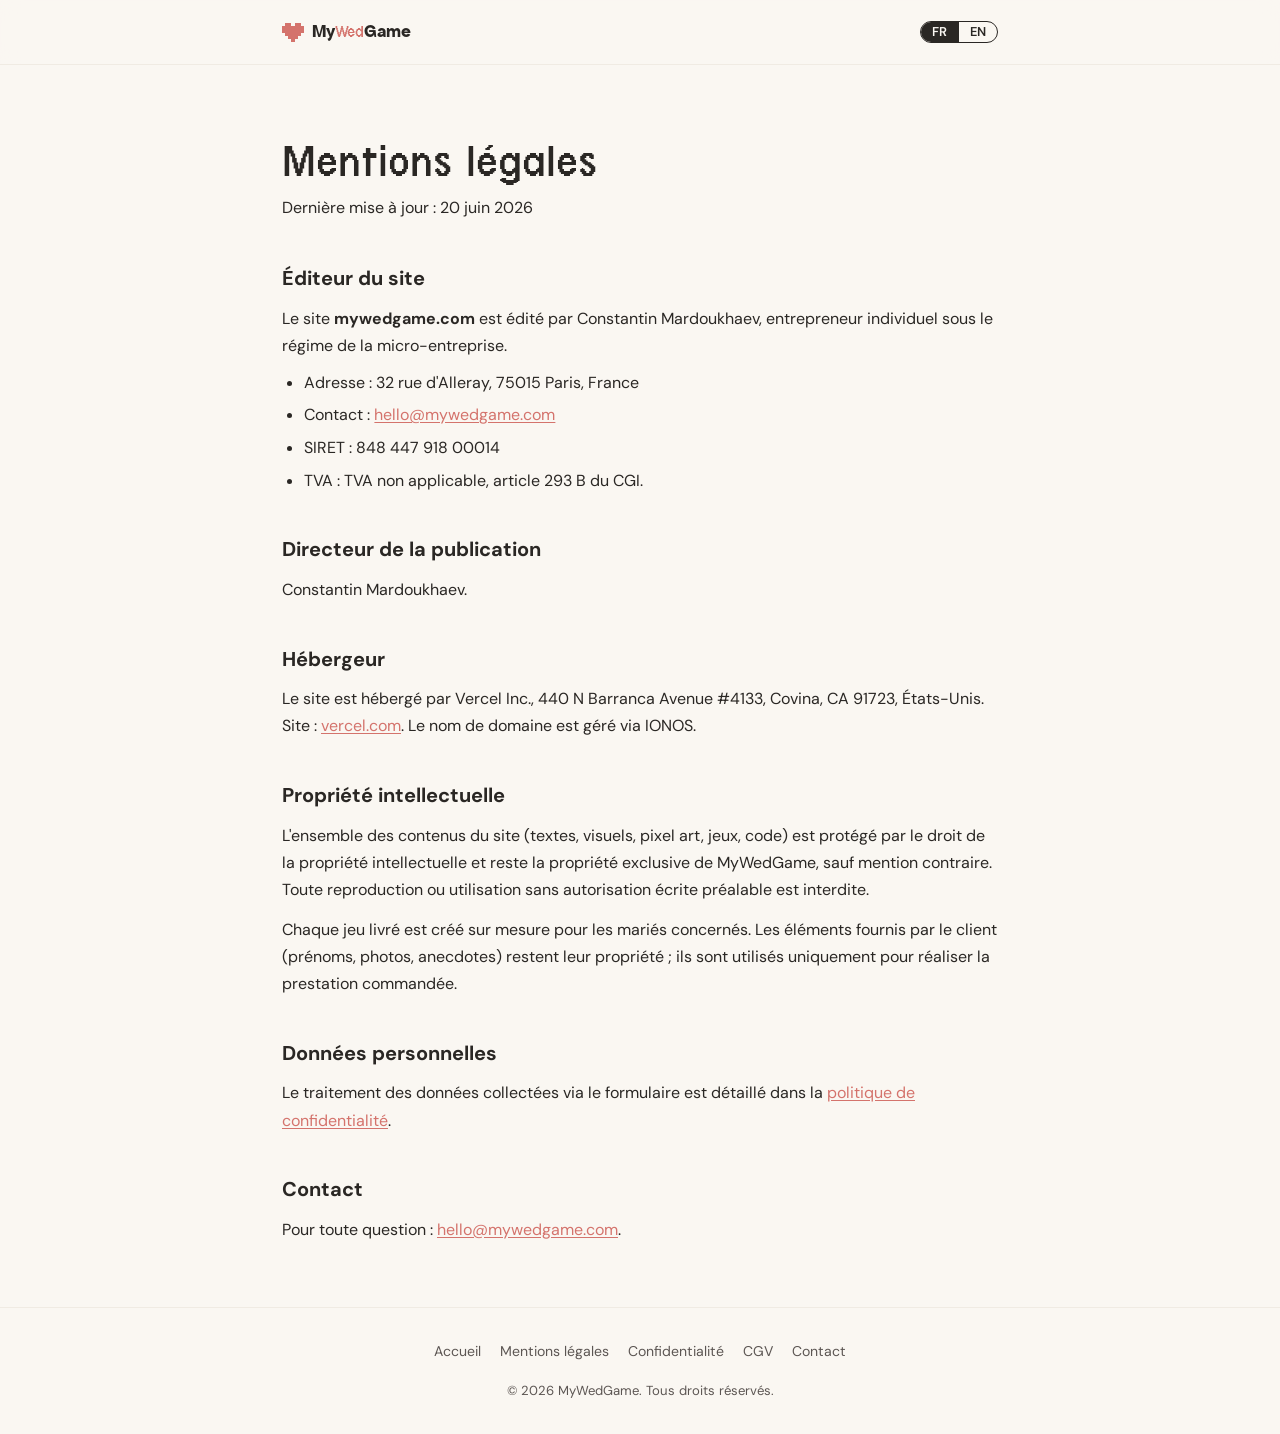
<file: mentions-legales.html>
<!DOCTYPE html>
<html lang="fr">
<head>
  <meta charset="UTF-8">
  <meta name="viewport" content="width=device-width, initial-scale=1.0">
  <title>Mentions légales : MyWedGame</title>
  <meta name="description" content="Mentions légales du site MyWedGame.">
  <meta name="robots" content="index, follow">
  <link rel="canonical" href="https://mywedgame.com/mentions-legales">
  <link rel="icon" type="image/png" sizes="96x96" href="/favicon-96.png">
  <link rel="icon" type="image/svg+xml" href="/favicon.svg">
  <link rel="apple-touch-icon" href="/apple-touch-icon.png">
  <link rel="preconnect" href="https://fonts.googleapis.com">
  <link rel="preconnect" href="https://fonts.gstatic.com" crossorigin>
  <link href="https://fonts.googleapis.com/css2?family=DM+Sans:ital,wght@0,400;0,500;0,700;1,400&display=swap" rel="stylesheet">
  <link rel="stylesheet" href="/legal.css">
</head>
<body>
  <header class="legal-header">
    <div class="legal-ctn">
      <a class="legal-logo" data-fr="/" data-en="/en" href="/" aria-label="MyWedGame, retour à l'accueil">
        <svg viewBox="0 0 7 6" width="22" height="19" shape-rendering="crispEdges" fill="#D4736C" aria-hidden="true"><rect x="1" y="0" width="2" height="1"/><rect x="4" y="0" width="2" height="1"/><rect x="0" y="1" width="7" height="2"/><rect x="1" y="3" width="5" height="1"/><rect x="2" y="4" width="3" height="1"/><rect x="3" y="5" width="1" height="1"/></svg>
        <span class="logo-text">My<span class="logo-wed">Wed</span>Game</span>
      </a>
      <div class="lang-toggle">
        <button class="lang-btn active" data-lang="fr">FR</button>
        <button class="lang-btn" data-lang="en">EN</button>
      </div>
    </div>
  </header>

  <main class="legal-main">
    <article class="legal-article legal-ctn">
      <h1><span class="fr">Mentions légales</span><span class="en">Legal notice</span></h1>
      <p class="legal-updated"><span class="fr">Dernière mise à jour : 20 juin 2026</span><span class="en">Last updated: 20 June 2026</span></p>

      <h2><span class="fr">Éditeur du site</span><span class="en">Site publisher</span></h2>
      <p>
        <span class="fr">Le site <strong>mywedgame.com</strong> est édité par Constantin Mardoukhaev, entrepreneur individuel sous le régime de la micro-entreprise.</span>
        <span class="en">The site <strong>mywedgame.com</strong> is published by Constantin Mardoukhaev, sole trader under the French micro-entreprise scheme.</span>
      </p>
      <ul>
        <li><span class="fr">Adresse :</span><span class="en">Address:</span> 32 rue d'Alleray, 75015 Paris, France</li>
        <li><span class="fr">Contact :</span><span class="en">Contact:</span> <a href="mailto:hello@mywedgame.com">hello@mywedgame.com</a></li>
        <li><span class="fr">SIRET :</span><span class="en">SIRET (business ID):</span> 848 447 918 00014</li>
        <li><span class="fr">TVA :</span><span class="en">VAT:</span> <span class="fr">TVA non applicable, article 293 B du CGI.</span><span class="en">VAT not applicable, Article 293 B of the French tax code.</span></li>
      </ul>

      <h2><span class="fr">Directeur de la publication</span><span class="en">Publication director</span></h2>
      <p><span class="fr">Constantin Mardoukhaev.</span><span class="en">Constantin Mardoukhaev.</span></p>

      <h2><span class="fr">Hébergeur</span><span class="en">Hosting provider</span></h2>
      <p>
        <span class="fr">Le site est hébergé par Vercel Inc., 440 N Barranca Avenue #4133, Covina, CA 91723, États-Unis. Site : <a href="https://vercel.com" target="_blank" rel="noopener">vercel.com</a>. Le nom de domaine est géré via IONOS.</span>
        <span class="en">The site is hosted by Vercel Inc., 440 N Barranca Avenue #4133, Covina, CA 91723, USA. Website: <a href="https://vercel.com" target="_blank" rel="noopener">vercel.com</a>. The domain name is managed through IONOS.</span>
      </p>

      <h2><span class="fr">Propriété intellectuelle</span><span class="en">Intellectual property</span></h2>
      <p>
        <span class="fr">L'ensemble des contenus du site (textes, visuels, pixel art, jeux, code) est protégé par le droit de la propriété intellectuelle et reste la propriété exclusive de MyWedGame, sauf mention contraire. Toute reproduction ou utilisation sans autorisation écrite préalable est interdite.</span>
        <span class="en">All site content (text, visuals, pixel art, games, code) is protected by intellectual property law and remains the exclusive property of MyWedGame unless stated otherwise. Any reproduction or use without prior written authorization is prohibited.</span>
      </p>
      <p>
        <span class="fr">Chaque jeu livré est créé sur mesure pour les mariés concernés. Les éléments fournis par le client (prénoms, photos, anecdotes) restent leur propriété ; ils sont utilisés uniquement pour réaliser la prestation commandée.</span>
        <span class="en">Each delivered game is custom-made for the couple concerned. Materials provided by the client (first names, photos, anecdotes) remain their property and are used solely to deliver the ordered service.</span>
      </p>

      <h2><span class="fr">Données personnelles</span><span class="en">Personal data</span></h2>
      <p>
        <span class="fr">Le traitement des données collectées via le formulaire est détaillé dans la <a data-fr="/confidentialite" data-en="/confidentialite?lang=en" href="/confidentialite">politique de confidentialité</a>.</span>
        <span class="en">The processing of data collected through the form is described in the <a data-fr="/confidentialite" data-en="/confidentialite?lang=en" href="/confidentialite">privacy policy</a>.</span>
      </p>

      <h2><span class="fr">Contact</span><span class="en">Contact</span></h2>
      <p>
        <span class="fr">Pour toute question : <a href="mailto:hello@mywedgame.com">hello@mywedgame.com</a>.</span>
        <span class="en">For any question: <a href="mailto:hello@mywedgame.com">hello@mywedgame.com</a>.</span>
      </p>
    </article>
  </main>

  <footer class="legal-footer">
    <div class="legal-ctn">
      <nav>
        <a data-fr="/" data-en="/en" href="/"><span class="fr">Accueil</span><span class="en">Home</span></a>
        <a data-fr="/mentions-legales" data-en="/mentions-legales?lang=en" href="/mentions-legales"><span class="fr">Mentions légales</span><span class="en">Legal notice</span></a>
        <a data-fr="/confidentialite" data-en="/confidentialite?lang=en" href="/confidentialite"><span class="fr">Confidentialité</span><span class="en">Privacy</span></a>
        <a data-fr="/cgv" data-en="/cgv?lang=en" href="/cgv"><span class="fr">CGV</span><span class="en">Terms</span></a>
        <a data-fr="/contact" data-en="/contact?lang=en" href="/contact"><span class="fr">Contact</span><span class="en">Contact</span></a>
      </nav>
      <p class="legal-copy">&copy; 2026 MyWedGame. <span class="fr">Tous droits réservés.</span><span class="en">All rights reserved.</span></p>
    </div>
  </footer>

  <script src="/legal.js"></script>
</body>
</html>
</file>
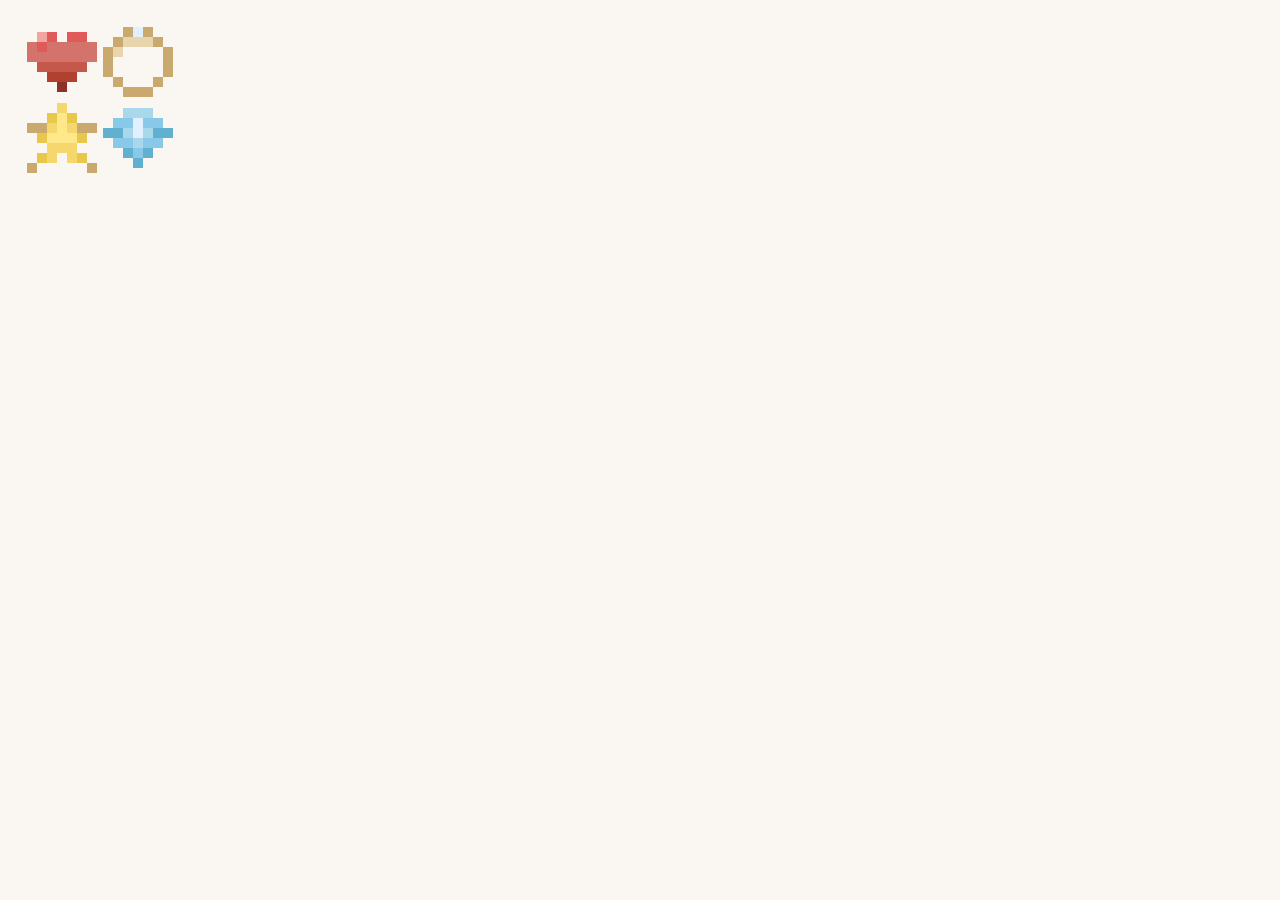
<file: og-template.html>
<!DOCTYPE html>
<html>
<head>
<meta charset="UTF-8">
<style>
  * { margin: 0; padding: 0; box-sizing: border-box; }
  body {
    width: 200px; height: 200px; overflow: hidden;
    background: #FAF7F2;
    display: flex; align-items: center; justify-content: center;
    position: relative;
  }
  .grid {
    display: grid;
    grid-template-columns: 1fr 1fr;
    gap: 6px;
  }
  .grid svg { width: 70px; height: 70px; }
</style>
</head>
<body>
  <div class="grid">
    <!-- coeur -->
    <svg viewBox="0 0 7 6" shape-rendering="crispEdges"><rect fill="#E05A5A" x="1" y="0" width="2" height="1"/><rect fill="#E05A5A" x="4" y="0" width="2" height="1"/><rect fill="#F2A5A0" x="1" y="0" width="1" height="1"/><rect fill="#D4736C" x="0" y="1" width="7" height="1"/><rect fill="#E05A5A" x="1" y="1" width="1" height="1"/><rect fill="#D4736C" x="0" y="2" width="7" height="1"/><rect fill="#C4584A" x="1" y="3" width="5" height="1"/><rect fill="#B04030" x="2" y="4" width="3" height="1"/><rect fill="#8C3228" x="3" y="5" width="1" height="1"/></svg>
    <!-- alliance -->
    <svg viewBox="0 0 7 7" shape-rendering="crispEdges"><rect fill="#C9A96E" x="2" y="0" width="3" height="1"/><rect fill="#E0F0FF" x="3" y="0" width="1" height="1"/><rect fill="#C9A96E" x="1" y="1" width="1" height="1"/><rect fill="#E8D5AD" x="2" y="1" width="3" height="1"/><rect fill="#C9A96E" x="5" y="1" width="1" height="1"/><rect fill="#C9A96E" x="0" y="2" width="1" height="3"/><rect fill="#C9A96E" x="6" y="2" width="1" height="3"/><rect fill="#E8D5AD" x="1" y="2" width="1" height="1"/><rect fill="#C9A96E" x="1" y="5" width="1" height="1"/><rect fill="#C9A96E" x="5" y="5" width="1" height="1"/><rect fill="#C9A96E" x="2" y="6" width="3" height="1"/></svg>
    <!-- etoile -->
    <svg viewBox="0 0 7 7" shape-rendering="crispEdges"><rect fill="#F5D76E" x="3" y="0" width="1" height="1"/><rect fill="#E8C84A" x="2" y="1" width="1" height="1"/><rect fill="#FFE88A" x="3" y="1" width="1" height="1"/><rect fill="#E8C84A" x="4" y="1" width="1" height="1"/><rect fill="#C9A96E" x="0" y="2" width="2" height="1"/><rect fill="#F5D76E" x="2" y="2" width="1" height="1"/><rect fill="#FFE88A" x="3" y="2" width="1" height="1"/><rect fill="#F5D76E" x="4" y="2" width="1" height="1"/><rect fill="#C9A96E" x="5" y="2" width="2" height="1"/><rect fill="#E8C84A" x="1" y="3" width="1" height="1"/><rect fill="#FFE88A" x="2" y="3" width="3" height="1"/><rect fill="#E8C84A" x="5" y="3" width="1" height="1"/><rect fill="#F5D76E" x="2" y="4" width="3" height="1"/><rect fill="#E8C84A" x="1" y="5" width="1" height="1"/><rect fill="#F5D76E" x="2" y="5" width="1" height="1"/><rect fill="#F5D76E" x="4" y="5" width="1" height="1"/><rect fill="#E8C84A" x="5" y="5" width="1" height="1"/><rect fill="#C9A96E" x="0" y="6" width="1" height="1"/><rect fill="#C9A96E" x="6" y="6" width="1" height="1"/></svg>
    <!-- diamant -->
    <svg viewBox="0 0 7 6" shape-rendering="crispEdges"><rect fill="#A8D8EA" x="2" y="0" width="3" height="1"/><rect fill="#88C8E8" x="1" y="1" width="1" height="1"/><rect fill="#E0F0FF" x="3" y="1" width="1" height="1"/><rect fill="#88C8E8" x="2" y="1" width="1" height="1"/><rect fill="#88C8E8" x="4" y="1" width="1" height="1"/><rect fill="#88C8E8" x="5" y="1" width="1" height="1"/><rect fill="#62B0D0" x="0" y="2" width="7" height="1"/><rect fill="#A8D8EA" x="2" y="2" width="1" height="1"/><rect fill="#E0F0FF" x="3" y="2" width="1" height="1"/><rect fill="#A8D8EA" x="4" y="2" width="1" height="1"/><rect fill="#88C8E8" x="1" y="3" width="5" height="1"/><rect fill="#A8D8EA" x="3" y="3" width="1" height="1"/><rect fill="#62B0D0" x="2" y="4" width="3" height="1"/><rect fill="#88C8E8" x="3" y="4" width="1" height="1"/><rect fill="#62B0D0" x="3" y="5" width="1" height="1"/></svg>
  </div>
</body>
</html>
</file>
<file: legal.css>
/* Styles partagés des pages utilitaires (mentions légales, confidentialité, CGV, contact). */
@font-face { font-family: 'Apfel Grotezk'; src: url('fonts/ApfelGrotezk-Regular.woff2') format('woff2'); font-weight: 400; font-style: normal; font-display: swap; }
@font-face { font-family: 'Apfel Grotezk'; src: url('fonts/ApfelGrotezk-Fett.woff2') format('woff2'); font-weight: 700; font-style: normal; font-display: swap; }
@font-face { font-family: 'Terminal Grotesque'; src: url('fonts/terminal-grotesque-webfont.woff2') format('woff2'); font-weight: 400; font-style: normal; font-display: swap; }

:root {
  --cream: #FAF7F2;
  --cream-dark: #F0EBE3;
  --charcoal: #2A2724;
  --charcoal-light: #5C5653;
  --coral: #D4736C;
  --coral-hover: #BD5B54;
  --coral-light: #F2DAD7;
  --gold: #C9A96E;
  --dark: #1C1917;
}

* { margin: 0; padding: 0; box-sizing: border-box; }

/* La langue est portée par l'attribut lang du <html> (FR par défaut, EN via le sélecteur). */
html:not([lang="en"]) .en { display: none !important; }
html[lang="en"] .fr { display: none !important; }

body {
  font-family: 'DM Sans', system-ui, sans-serif;
  color: var(--charcoal);
  background: var(--cream);
  line-height: 1.7;
  -webkit-font-smoothing: antialiased;
}

.legal-ctn { max-width: 780px; margin: 0 auto; padding: 0 clamp(1.25rem, 5vw, 2rem); }

/* Header */
.legal-header { border-bottom: 1px solid var(--cream-dark); background: rgba(250,247,242,0.9); backdrop-filter: blur(10px); position: sticky; top: 0; z-index: 10; }
.legal-header .legal-ctn { display: flex; align-items: center; justify-content: space-between; height: 64px; }
.legal-logo { display: inline-flex; align-items: center; gap: 0.5rem; text-decoration: none; color: var(--charcoal); }
.legal-logo svg { display: block; }
.legal-logo .logo-text { font-family: 'Apfel Grotezk', sans-serif; font-weight: 700; font-size: 1.15rem; letter-spacing: -0.01em; }
.legal-logo .logo-wed { font-family: 'Terminal Grotesque', sans-serif; color: var(--coral); font-weight: 400; }

.lang-toggle { display: flex; border: 1.5px solid var(--charcoal); border-radius: 100px; overflow: hidden; }
.lang-btn { font: inherit; font-size: 0.8rem; font-weight: 600; padding: 0.25rem 0.7rem; background: transparent; color: var(--charcoal); border: none; cursor: pointer; line-height: 1; }
.lang-btn.active { background: var(--charcoal); color: var(--cream); }

/* Article */
.legal-main { padding: clamp(2.5rem, 6vw, 4.5rem) 0 1rem; }
.legal-article h1 { font-family: 'Terminal Grotesque', sans-serif; font-weight: 400; font-size: clamp(2rem, 6vw, 3rem); line-height: 1.05; margin-bottom: 0.4rem; }
.legal-updated { color: var(--charcoal-light); font-size: 0.9rem; margin-bottom: 2.5rem; }
.legal-article h2 { font-size: 1.25rem; font-weight: 700; margin: 2.4rem 0 0.6rem; }
.legal-article h3 { font-size: 1.02rem; font-weight: 700; margin: 1.4rem 0 0.3rem; }
.legal-article p, .legal-article li { color: var(--charcoal); font-size: 1rem; }
.legal-article p + p { margin-top: 0.8rem; }
.legal-article ul, .legal-article ol { margin: 0.6rem 0 0.6rem 1.4rem; }
.legal-article li { margin-bottom: 0.35rem; }
.legal-article a { color: var(--coral); text-decoration: underline; text-underline-offset: 2px; }
.legal-article a:hover { color: var(--coral-hover); }
.legal-article strong { font-weight: 700; }

/* Encadré (note / avertissement doux) */
.legal-note { background: var(--coral-light); border-radius: 14px; padding: 1rem 1.25rem; margin: 1.5rem 0; font-size: 0.95rem; }
.legal-fill { background: #FFF6E8; border: 1px dashed var(--gold); border-radius: 8px; padding: 0.1rem 0.45rem; font-size: 0.92em; color: #8a6d2f; }

/* Contact spécifique */
.legal-contact-card { background: white; border-radius: 18px; box-shadow: 0 4px 24px rgba(0,0,0,0.06); padding: clamp(1.5rem, 4vw, 2.5rem); margin-top: 1.5rem; }
.legal-contact-card a.btn { display: inline-block; margin-top: 0.5rem; background: var(--coral); color: white; text-decoration: none; padding: 0.7rem 1.4rem; border-radius: 100px; font-weight: 600; }
.legal-contact-card a.btn:hover { background: var(--coral-hover); }

/* Footer */
.legal-footer { border-top: 1px solid var(--cream-dark); margin-top: 3rem; padding: 2rem 0; }
.legal-footer .legal-ctn { display: flex; flex-wrap: wrap; gap: 0.6rem 1.4rem; align-items: center; justify-content: center; text-align: center; }
.legal-footer nav { display: flex; flex-wrap: wrap; gap: 0.4rem 1.2rem; justify-content: center; }
.legal-footer a { color: var(--charcoal-light); text-decoration: none; font-size: 0.88rem; }
.legal-footer a:hover { color: var(--coral); }
.legal-footer .legal-copy { width: 100%; text-align: center; color: var(--charcoal-light); font-size: 0.82rem; margin-top: 0.4rem; }
</file>
